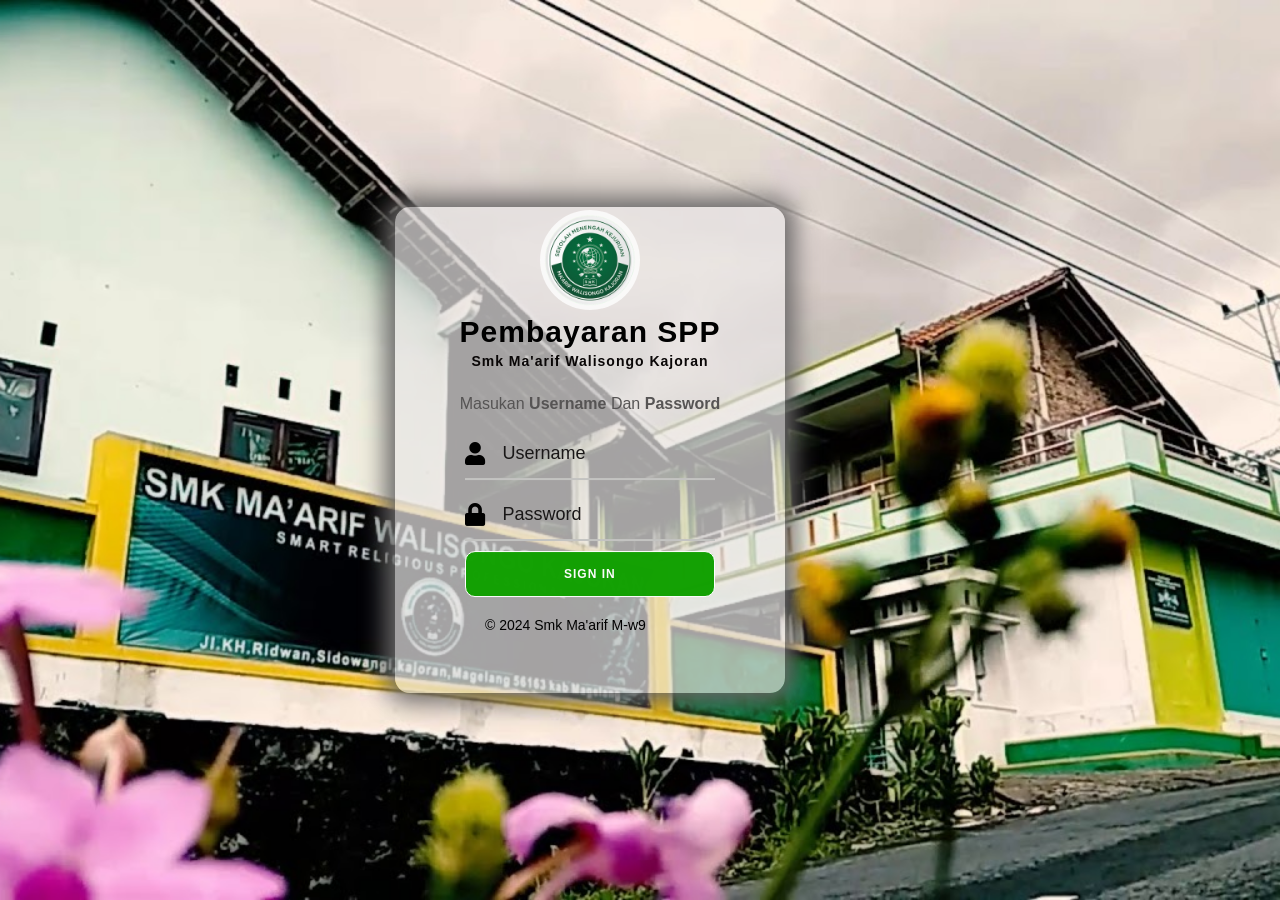
<file: sistem_sekolah/loginsmk/index.html>
<!DOCTYPE html>
  <html>
  <head>
    <meta charset="utf-8">
    <meta http-equiv="X-UA-Compatible" content="IE-edge">
    <title>Login</title>
   
    <link rel="stylesheet" href="assets/style.css" media="screen" title="no title">
    <link rel="stylesheet" href="https://use.fontawesome.com/releases/v5.6.3/css/all.css">
      <div class="login">

          <div class="avatar">
            <img src="assets/img/1.png" style="width: 100px;" alt="Avatar">       
           </div>

          <h2><b>Pembayaran SPP</b></h2>
          <h3>Smk Ma'arif Walisongo Kajoran</h3>
          <br>
          <p>Masukan <b>Username</b> Dan <b>Password</b></p>

          <div class="box-login">
            <i class="fa fa-user"></i>
            <input type="text" placeholder="Username">
          </div>

          <div class="box-login">
            <i class="fas fa-lock"></i>
            <input type="text" placeholder="Password">
          </div>

          <button type="submit" name="login" class="btn-login">SIGN IN</button>
          <div class="bottom">
            <a href="#">© 2024 Smk Ma'arif M-w9</a>
          </div>
      </div>
  </head>
  </html>
</file>
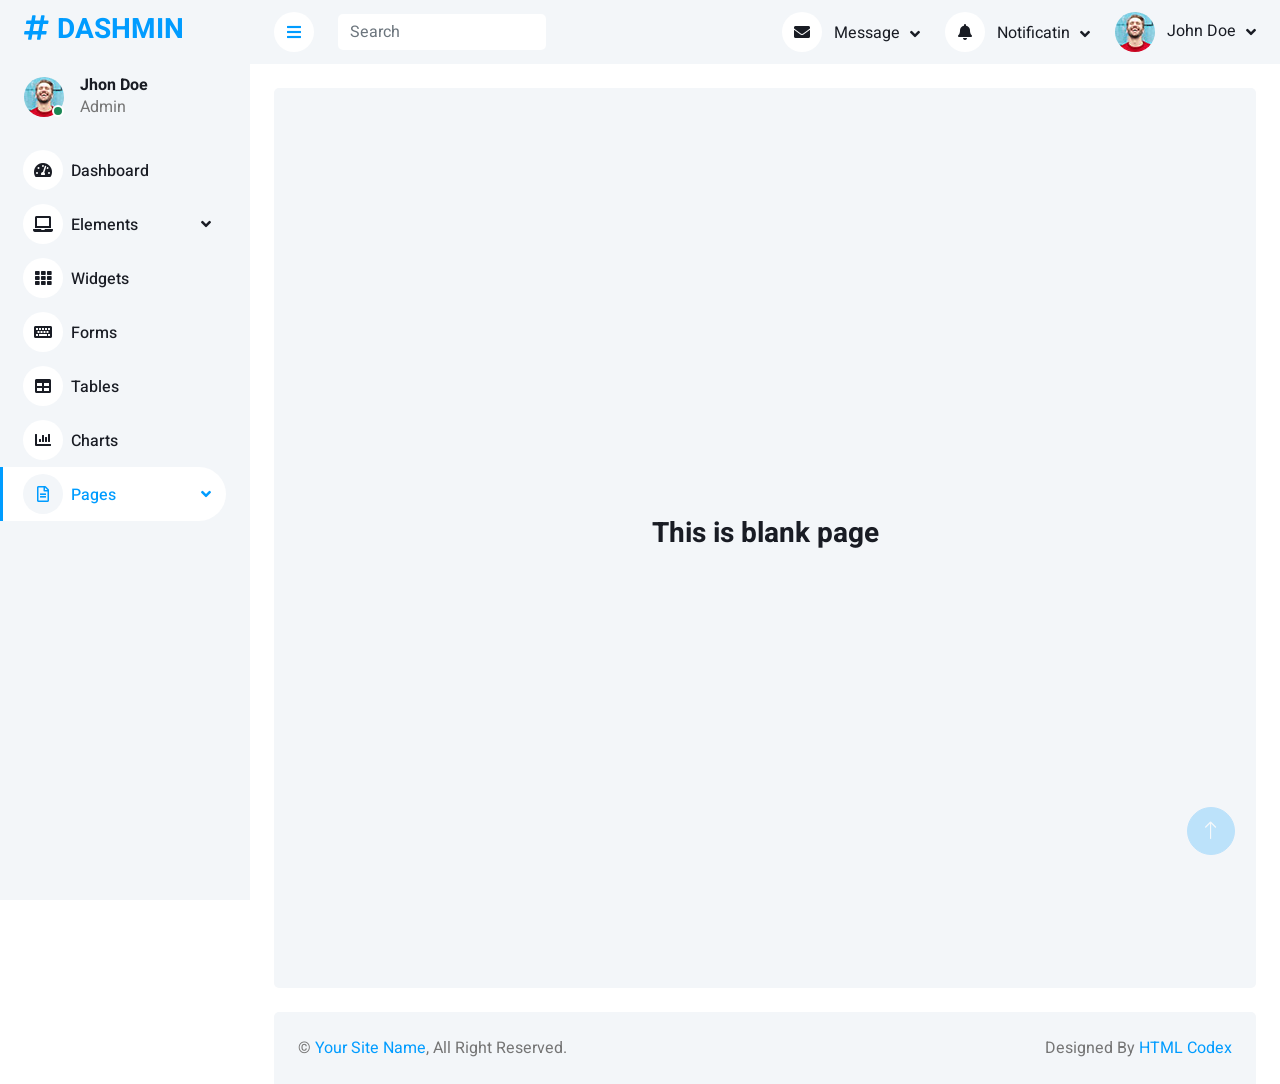
<file: pembayaran_spp/blank.html>
<!DOCTYPE html>
<html lang="en">

<head>
    <meta charset="utf-8">
    <title>DASHMIN - Bootstrap Admin Template</title>
    <meta content="width=device-width, initial-scale=1.0" name="viewport">
    <meta content="" name="keywords">
    <meta content="" name="description">

    <!-- Favicon -->
    <link href="img/favicon.ico" rel="icon">

    <!-- Google Web Fonts -->
    <link rel="preconnect" href="https://fonts.googleapis.com">
    <link rel="preconnect" href="https://fonts.gstatic.com" crossorigin>
    <link href="https://fonts.googleapis.com/css2?family=Heebo:wght@400;500;600;700&display=swap" rel="stylesheet">
    
    <!-- Icon Font Stylesheet -->
    <link href="https://cdnjs.cloudflare.com/ajax/libs/font-awesome/5.10.0/css/all.min.css" rel="stylesheet">
    <link href="https://cdn.jsdelivr.net/npm/bootstrap-icons@1.4.1/font/bootstrap-icons.css" rel="stylesheet">

    <!-- Libraries Stylesheet -->
    <link href="lib/owlcarousel/assets/owl.carousel.min.css" rel="stylesheet">
    <link href="lib/tempusdominus/css/tempusdominus-bootstrap-4.min.css" rel="stylesheet" />

    <!-- Customized Bootstrap Stylesheet -->
    <link href="css/bootstrap.min.css" rel="stylesheet">

    <!-- Template Stylesheet -->
    <link href="css/style.css" rel="stylesheet">
</head>

<body>
    <div class="container-xxl position-relative bg-white d-flex p-0">
        <!-- Spinner Start -->
        <div id="spinner" class="show bg-white position-fixed translate-middle w-100 vh-100 top-50 start-50 d-flex align-items-center justify-content-center">
            <div class="spinner-border text-primary" style="width: 3rem; height: 3rem;" role="status">
                <span class="sr-only">Loading...</span>
            </div>
        </div>
        <!-- Spinner End -->


        <!-- Sidebar Start -->
        <div class="sidebar pe-4 pb-3">
            <nav class="navbar bg-light navbar-light">
                <a href="index.html" class="navbar-brand mx-4 mb-3">
                    <h3 class="text-primary"><i class="fa fa-hashtag me-2"></i>DASHMIN</h3>
                </a>
                <div class="d-flex align-items-center ms-4 mb-4">
                    <div class="position-relative">
                        <img class="rounded-circle" src="img/user.jpg" alt="" style="width: 40px; height: 40px;">
                        <div class="bg-success rounded-circle border border-2 border-white position-absolute end-0 bottom-0 p-1"></div>
                    </div>
                    <div class="ms-3">
                        <h6 class="mb-0">Jhon Doe</h6>
                        <span>Admin</span>
                    </div>
                </div>
                <div class="navbar-nav w-100">
                    <a href="index.html" class="nav-item nav-link"><i class="fa fa-tachometer-alt me-2"></i>Dashboard</a>
                    <div class="nav-item dropdown">
                        <a href="#" class="nav-link dropdown-toggle" data-bs-toggle="dropdown"><i class="fa fa-laptop me-2"></i>Elements</a>
                        <div class="dropdown-menu bg-transparent border-0">
                            <a href="button.html" class="dropdown-item">Buttons</a>
                            <a href="typography.html" class="dropdown-item">Typography</a>
                            <a href="element.html" class="dropdown-item">Other Elements</a>
                        </div>
                    </div>
                    <a href="widget.html" class="nav-item nav-link"><i class="fa fa-th me-2"></i>Widgets</a>
                    <a href="form.html" class="nav-item nav-link"><i class="fa fa-keyboard me-2"></i>Forms</a>
                    <a href="table.html" class="nav-item nav-link"><i class="fa fa-table me-2"></i>Tables</a>
                    <a href="chart.html" class="nav-item nav-link"><i class="fa fa-chart-bar me-2"></i>Charts</a>
                    <div class="nav-item dropdown">
                        <a href="#" class="nav-link dropdown-toggle active" data-bs-toggle="dropdown"><i class="far fa-file-alt me-2"></i>Pages</a>
                        <div class="dropdown-menu bg-transparent border-0">
                            <a href="signin.html" class="dropdown-item">Sign In</a>
                            <a href="signup.html" class="dropdown-item">Sign Up</a>
                            <a href="404.html" class="dropdown-item">404 Error</a>
                            <a href="blank.html" class="dropdown-item active">Blank Page</a>
                        </div>
                    </div>
                </div>
            </nav>
        </div>
        <!-- Sidebar End -->


        <!-- Content Start -->
        <div class="content">
            <!-- Navbar Start -->
            <nav class="navbar navbar-expand bg-light navbar-light sticky-top px-4 py-0">
                <a href="index.html" class="navbar-brand d-flex d-lg-none me-4">
                    <h2 class="text-primary mb-0"><i class="fa fa-hashtag"></i></h2>
                </a>
                <a href="#" class="sidebar-toggler flex-shrink-0">
                    <i class="fa fa-bars"></i>
                </a>
                <form class="d-none d-md-flex ms-4">
                    <input class="form-control border-0" type="search" placeholder="Search">
                </form>
                <div class="navbar-nav align-items-center ms-auto">
                    <div class="nav-item dropdown">
                        <a href="#" class="nav-link dropdown-toggle" data-bs-toggle="dropdown">
                            <i class="fa fa-envelope me-lg-2"></i>
                            <span class="d-none d-lg-inline-flex">Message</span>
                        </a>
                        <div class="dropdown-menu dropdown-menu-end bg-light border-0 rounded-0 rounded-bottom m-0">
                            <a href="#" class="dropdown-item">
                                <div class="d-flex align-items-center">
                                    <img class="rounded-circle" src="img/user.jpg" alt="" style="width: 40px; height: 40px;">
                                    <div class="ms-2">
                                        <h6 class="fw-normal mb-0">Jhon send you a message</h6>
                                        <small>15 minutes ago</small>
                                    </div>
                                </div>
                            </a>
                            <hr class="dropdown-divider">
                            <a href="#" class="dropdown-item">
                                <div class="d-flex align-items-center">
                                    <img class="rounded-circle" src="img/user.jpg" alt="" style="width: 40px; height: 40px;">
                                    <div class="ms-2">
                                        <h6 class="fw-normal mb-0">Jhon send you a message</h6>
                                        <small>15 minutes ago</small>
                                    </div>
                                </div>
                            </a>
                            <hr class="dropdown-divider">
                            <a href="#" class="dropdown-item">
                                <div class="d-flex align-items-center">
                                    <img class="rounded-circle" src="img/user.jpg" alt="" style="width: 40px; height: 40px;">
                                    <div class="ms-2">
                                        <h6 class="fw-normal mb-0">Jhon send you a message</h6>
                                        <small>15 minutes ago</small>
                                    </div>
                                </div>
                            </a>
                            <hr class="dropdown-divider">
                            <a href="#" class="dropdown-item text-center">See all message</a>
                        </div>
                    </div>
                    <div class="nav-item dropdown">
                        <a href="#" class="nav-link dropdown-toggle" data-bs-toggle="dropdown">
                            <i class="fa fa-bell me-lg-2"></i>
                            <span class="d-none d-lg-inline-flex">Notificatin</span>
                        </a>
                        <div class="dropdown-menu dropdown-menu-end bg-light border-0 rounded-0 rounded-bottom m-0">
                            <a href="#" class="dropdown-item">
                                <h6 class="fw-normal mb-0">Profile updated</h6>
                                <small>15 minutes ago</small>
                            </a>
                            <hr class="dropdown-divider">
                            <a href="#" class="dropdown-item">
                                <h6 class="fw-normal mb-0">New user added</h6>
                                <small>15 minutes ago</small>
                            </a>
                            <hr class="dropdown-divider">
                            <a href="#" class="dropdown-item">
                                <h6 class="fw-normal mb-0">Password changed</h6>
                                <small>15 minutes ago</small>
                            </a>
                            <hr class="dropdown-divider">
                            <a href="#" class="dropdown-item text-center">See all notifications</a>
                        </div>
                    </div>
                    <div class="nav-item dropdown">
                        <a href="#" class="nav-link dropdown-toggle" data-bs-toggle="dropdown">
                            <img class="rounded-circle me-lg-2" src="img/user.jpg" alt="" style="width: 40px; height: 40px;">
                            <span class="d-none d-lg-inline-flex">John Doe</span>
                        </a>
                        <div class="dropdown-menu dropdown-menu-end bg-light border-0 rounded-0 rounded-bottom m-0">
                            <a href="#" class="dropdown-item">My Profile</a>
                            <a href="#" class="dropdown-item">Settings</a>
                            <a href="#" class="dropdown-item">Log Out</a>
                        </div>
                    </div>
                </div>
            </nav>
            <!-- Navbar End -->


            <!-- Blank Start -->
            <div class="container-fluid pt-4 px-4">
                <div class="row vh-100 bg-light rounded align-items-center justify-content-center mx-0">
                    <div class="col-md-6 text-center">
                        <h3>This is blank page</h3>
                    </div>
                </div>
            </div>
            <!-- Blank End -->


            <!-- Footer Start -->
            <div class="container-fluid pt-4 px-4">
                <div class="bg-light rounded-top p-4">
                    <div class="row">
                        <div class="col-12 col-sm-6 text-center text-sm-start">
                            &copy; <a href="#">Your Site Name</a>, All Right Reserved. 
                        </div>
                        <div class="col-12 col-sm-6 text-center text-sm-end">
                            <!--/*** This template is free as long as you keep the footer author’s credit link/attribution link/backlink. If you'd like to use the template without the footer author’s credit link/attribution link/backlink, you can purchase the Credit Removal License from "https://htmlcodex.com/credit-removal". Thank you for your support. ***/-->
                            Designed By <a href="https://htmlcodex.com">HTML Codex</a>
                        </div>
                    </div>
                </div>
            </div>
            <!-- Footer End -->
        </div>
        <!-- Content End -->


        <!-- Back to Top -->
        <a href="#" class="btn btn-lg btn-primary btn-lg-square back-to-top"><i class="bi bi-arrow-up"></i></a>
    </div>

    <!-- JavaScript Libraries -->
    <script src="https://code.jquery.com/jquery-3.4.1.min.js"></script>
    <script src="https://cdn.jsdelivr.net/npm/bootstrap@5.0.0/dist/js/bootstrap.bundle.min.js"></script>
    <script src="lib/chart/chart.min.js"></script>
    <script src="lib/easing/easing.min.js"></script>
    <script src="lib/waypoints/waypoints.min.js"></script>
    <script src="lib/owlcarousel/owl.carousel.min.js"></script>
    <script src="lib/tempusdominus/js/moment.min.js"></script>
    <script src="lib/tempusdominus/js/moment-timezone.min.js"></script>
    <script src="lib/tempusdominus/js/tempusdominus-bootstrap-4.min.js"></script>

    <!-- Template Javascript -->
    <script src="js/main.js"></script>
</body>

</html>
</file>
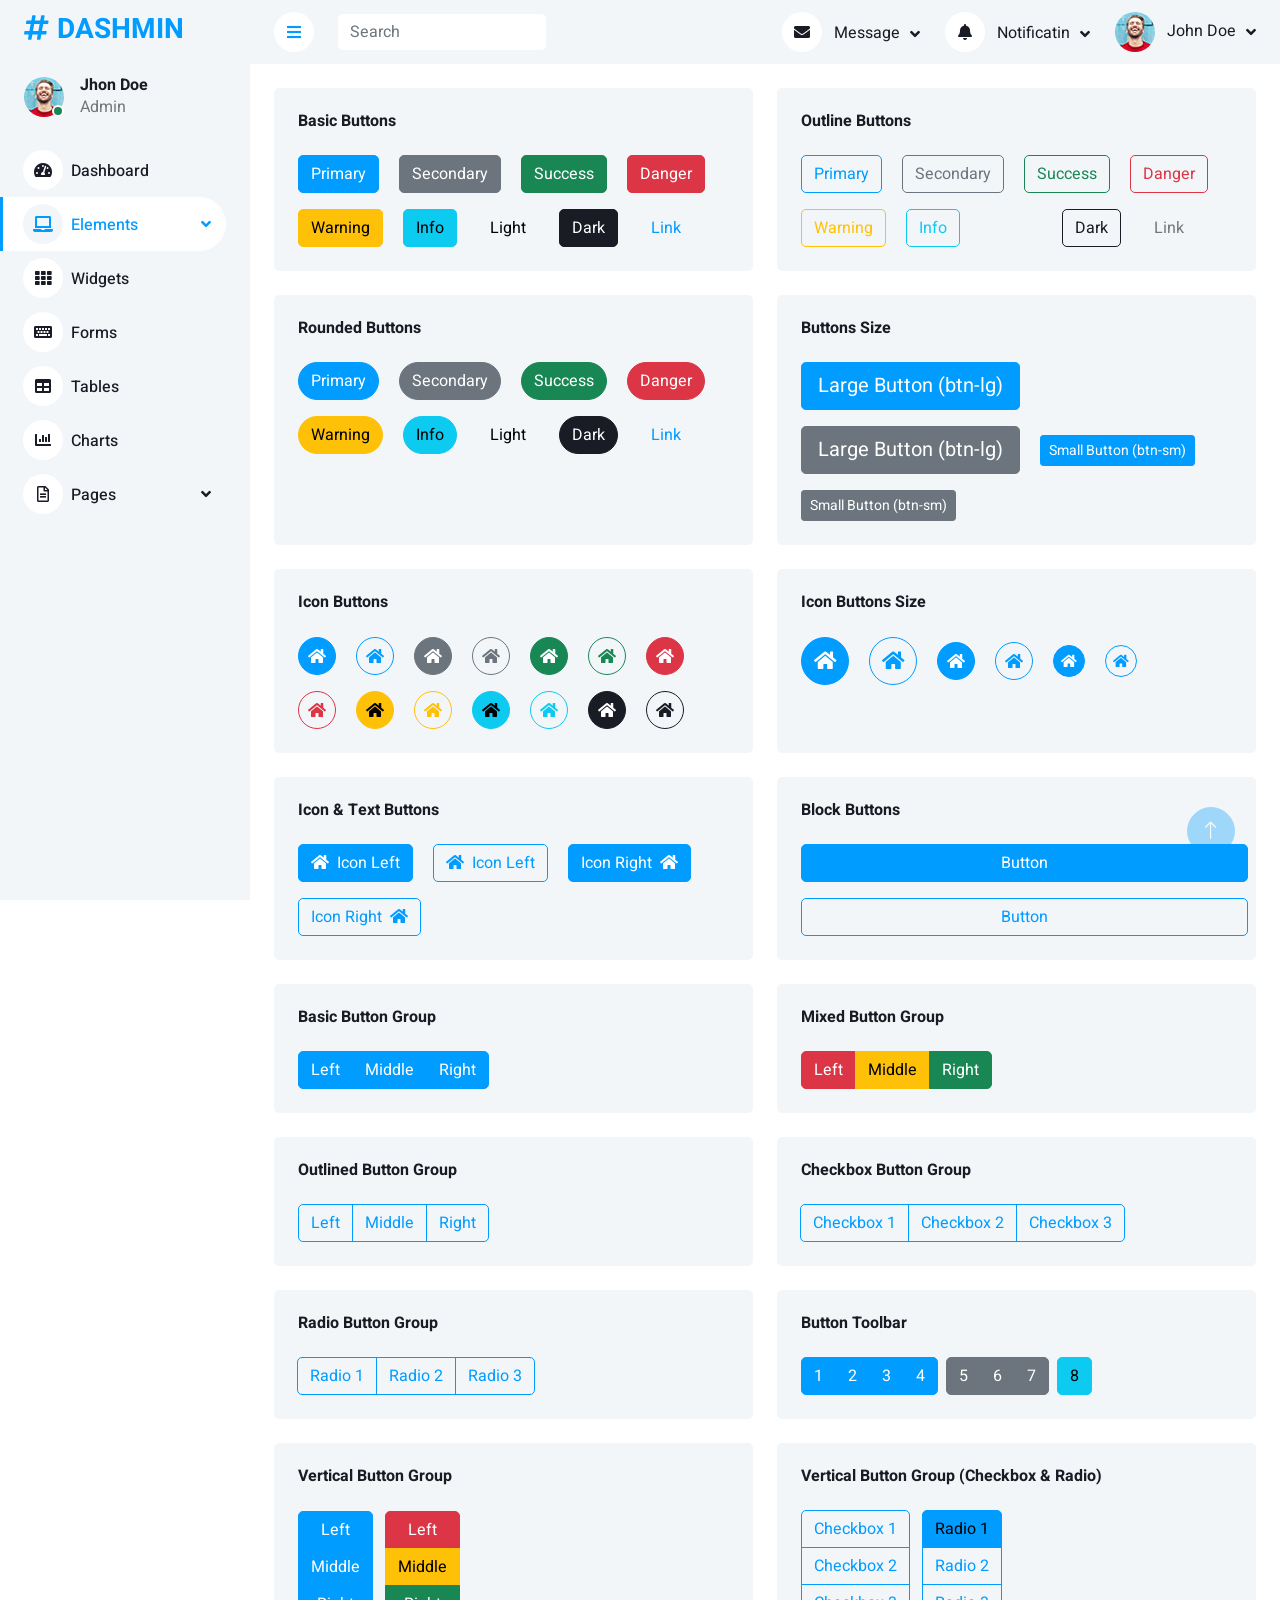
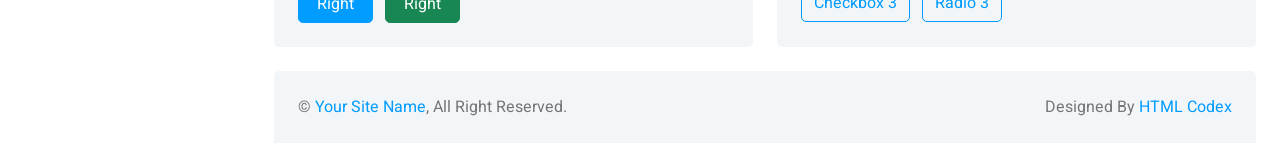
<file: pembayaran_spp/button.html>
<!DOCTYPE html>
<html lang="en">

<head>
    <meta charset="utf-8">
    <title>DASHMIN - Bootstrap Admin Template</title>
    <meta content="width=device-width, initial-scale=1.0" name="viewport">
    <meta content="" name="keywords">
    <meta content="" name="description">

    <!-- Favicon -->
    <link href="img/favicon.ico" rel="icon">

    <!-- Google Web Fonts -->
    <link rel="preconnect" href="https://fonts.googleapis.com">
    <link rel="preconnect" href="https://fonts.gstatic.com" crossorigin>
    <link href="https://fonts.googleapis.com/css2?family=Heebo:wght@400;500;600;700&display=swap" rel="stylesheet">
    
    <!-- Icon Font Stylesheet -->
    <link href="https://cdnjs.cloudflare.com/ajax/libs/font-awesome/5.10.0/css/all.min.css" rel="stylesheet">
    <link href="https://cdn.jsdelivr.net/npm/bootstrap-icons@1.4.1/font/bootstrap-icons.css" rel="stylesheet">

    <!-- Libraries Stylesheet -->
    <link href="lib/owlcarousel/assets/owl.carousel.min.css" rel="stylesheet">
    <link href="lib/tempusdominus/css/tempusdominus-bootstrap-4.min.css" rel="stylesheet" />

    <!-- Customized Bootstrap Stylesheet -->
    <link href="css/bootstrap.min.css" rel="stylesheet">

    <!-- Template Stylesheet -->
    <link href="css/style.css" rel="stylesheet">
</head>

<body>
    <div class="container-xxl position-relative bg-white d-flex p-0">
        <!-- Spinner Start -->
        <div id="spinner" class="show bg-white position-fixed translate-middle w-100 vh-100 top-50 start-50 d-flex align-items-center justify-content-center">
            <div class="spinner-border text-primary" style="width: 3rem; height: 3rem;" role="status">
                <span class="sr-only">Loading...</span>
            </div>
        </div>
        <!-- Spinner End -->


        <!-- Sidebar Start -->
        <div class="sidebar pe-4 pb-3">
            <nav class="navbar bg-light navbar-light">
                <a href="index.html" class="navbar-brand mx-4 mb-3">
                    <h3 class="text-primary"><i class="fa fa-hashtag me-2"></i>DASHMIN</h3>
                </a>
                <div class="d-flex align-items-center ms-4 mb-4">
                    <div class="position-relative">
                        <img class="rounded-circle" src="img/user.jpg" alt="" style="width: 40px; height: 40px;">
                        <div class="bg-success rounded-circle border border-2 border-white position-absolute end-0 bottom-0 p-1"></div>
                    </div>
                    <div class="ms-3">
                        <h6 class="mb-0">Jhon Doe</h6>
                        <span>Admin</span>
                    </div>
                </div>
                <div class="navbar-nav w-100">
                    <a href="index.html" class="nav-item nav-link"><i class="fa fa-tachometer-alt me-2"></i>Dashboard</a>
                    <div class="nav-item dropdown">
                        <a href="#" class="nav-link dropdown-toggle active" data-bs-toggle="dropdown"><i class="fa fa-laptop me-2"></i>Elements</a>
                        <div class="dropdown-menu bg-transparent border-0">
                            <a href="button.html" class="dropdown-item active">Buttons</a>
                            <a href="typography.html" class="dropdown-item">Typography</a>
                            <a href="element.html" class="dropdown-item">Other Elements</a>
                        </div>
                    </div>
                    <a href="widget.html" class="nav-item nav-link"><i class="fa fa-th me-2"></i>Widgets</a>
                    <a href="form.html" class="nav-item nav-link"><i class="fa fa-keyboard me-2"></i>Forms</a>
                    <a href="table.html" class="nav-item nav-link"><i class="fa fa-table me-2"></i>Tables</a>
                    <a href="chart.html" class="nav-item nav-link"><i class="fa fa-chart-bar me-2"></i>Charts</a>
                    <div class="nav-item dropdown">
                        <a href="#" class="nav-link dropdown-toggle" data-bs-toggle="dropdown"><i class="far fa-file-alt me-2"></i>Pages</a>
                        <div class="dropdown-menu bg-transparent border-0">
                            <a href="signin.html" class="dropdown-item">Sign In</a>
                            <a href="signup.html" class="dropdown-item">Sign Up</a>
                            <a href="404.html" class="dropdown-item">404 Error</a>
                            <a href="blank.html" class="dropdown-item">Blank Page</a>
                        </div>
                    </div>
                </div>
            </nav>
        </div>
        <!-- Sidebar End -->


        <!-- Content Start -->
        <div class="content">
            <!-- Navbar Start -->
            <nav class="navbar navbar-expand bg-light navbar-light sticky-top px-4 py-0">
                <a href="index.html" class="navbar-brand d-flex d-lg-none me-4">
                    <h2 class="text-primary mb-0"><i class="fa fa-hashtag"></i></h2>
                </a>
                <a href="#" class="sidebar-toggler flex-shrink-0">
                    <i class="fa fa-bars"></i>
                </a>
                <form class="d-none d-md-flex ms-4">
                    <input class="form-control border-0" type="search" placeholder="Search">
                </form>
                <div class="navbar-nav align-items-center ms-auto">
                    <div class="nav-item dropdown">
                        <a href="#" class="nav-link dropdown-toggle" data-bs-toggle="dropdown">
                            <i class="fa fa-envelope me-lg-2"></i>
                            <span class="d-none d-lg-inline-flex">Message</span>
                        </a>
                        <div class="dropdown-menu dropdown-menu-end bg-light border-0 rounded-0 rounded-bottom m-0">
                            <a href="#" class="dropdown-item">
                                <div class="d-flex align-items-center">
                                    <img class="rounded-circle" src="img/user.jpg" alt="" style="width: 40px; height: 40px;">
                                    <div class="ms-2">
                                        <h6 class="fw-normal mb-0">Jhon send you a message</h6>
                                        <small>15 minutes ago</small>
                                    </div>
                                </div>
                            </a>
                            <hr class="dropdown-divider">
                            <a href="#" class="dropdown-item">
                                <div class="d-flex align-items-center">
                                    <img class="rounded-circle" src="img/user.jpg" alt="" style="width: 40px; height: 40px;">
                                    <div class="ms-2">
                                        <h6 class="fw-normal mb-0">Jhon send you a message</h6>
                                        <small>15 minutes ago</small>
                                    </div>
                                </div>
                            </a>
                            <hr class="dropdown-divider">
                            <a href="#" class="dropdown-item">
                                <div class="d-flex align-items-center">
                                    <img class="rounded-circle" src="img/user.jpg" alt="" style="width: 40px; height: 40px;">
                                    <div class="ms-2">
                                        <h6 class="fw-normal mb-0">Jhon send you a message</h6>
                                        <small>15 minutes ago</small>
                                    </div>
                                </div>
                            </a>
                            <hr class="dropdown-divider">
                            <a href="#" class="dropdown-item text-center">See all message</a>
                        </div>
                    </div>
                    <div class="nav-item dropdown">
                        <a href="#" class="nav-link dropdown-toggle" data-bs-toggle="dropdown">
                            <i class="fa fa-bell me-lg-2"></i>
                            <span class="d-none d-lg-inline-flex">Notificatin</span>
                        </a>
                        <div class="dropdown-menu dropdown-menu-end bg-light border-0 rounded-0 rounded-bottom m-0">
                            <a href="#" class="dropdown-item">
                                <h6 class="fw-normal mb-0">Profile updated</h6>
                                <small>15 minutes ago</small>
                            </a>
                            <hr class="dropdown-divider">
                            <a href="#" class="dropdown-item">
                                <h6 class="fw-normal mb-0">New user added</h6>
                                <small>15 minutes ago</small>
                            </a>
                            <hr class="dropdown-divider">
                            <a href="#" class="dropdown-item">
                                <h6 class="fw-normal mb-0">Password changed</h6>
                                <small>15 minutes ago</small>
                            </a>
                            <hr class="dropdown-divider">
                            <a href="#" class="dropdown-item text-center">See all notifications</a>
                        </div>
                    </div>
                    <div class="nav-item dropdown">
                        <a href="#" class="nav-link dropdown-toggle" data-bs-toggle="dropdown">
                            <img class="rounded-circle me-lg-2" src="img/user.jpg" alt="" style="width: 40px; height: 40px;">
                            <span class="d-none d-lg-inline-flex">John Doe</span>
                        </a>
                        <div class="dropdown-menu dropdown-menu-end bg-light border-0 rounded-0 rounded-bottom m-0">
                            <a href="#" class="dropdown-item">My Profile</a>
                            <a href="#" class="dropdown-item">Settings</a>
                            <a href="#" class="dropdown-item">Log Out</a>
                        </div>
                    </div>
                </div>
            </nav>
            <!-- Navbar End -->


            <!-- Button Start -->
            <div class="container-fluid pt-4 px-4">
                <div class="row g-4">
                    <div class="col-sm-12 col-xl-6">
                        <div class="bg-light rounded h-100 p-4">
                            <h6 class="mb-4">Basic Buttons</h6>
                            <div class="m-n2">
                                <button type="button" class="btn btn-primary m-2">Primary</button>
                                <button type="button" class="btn btn-secondary m-2">Secondary</button>
                                <button type="button" class="btn btn-success m-2">Success</button>
                                <button type="button" class="btn btn-danger m-2">Danger</button>
                                <button type="button" class="btn btn-warning m-2">Warning</button>
                                <button type="button" class="btn btn-info m-2">Info</button>
                                <button type="button" class="btn btn-light m-2">Light</button>
                                <button type="button" class="btn btn-dark m-2">Dark</button>
                                <button type="button" class="btn btn-link m-2">Link</button>
                            </div>
                        </div>
                    </div>
                    <div class="col-sm-12 col-xl-6">
                        <div class="bg-light rounded h-100 p-4">
                            <h6 class="mb-4">Outline Buttons</h6>
                            <div class="m-n2">
                                <button type="button" class="btn btn-outline-primary m-2">Primary</button>
                                <button type="button" class="btn btn-outline-secondary m-2">Secondary</button>
                                <button type="button" class="btn btn-outline-success m-2">Success</button>
                                <button type="button" class="btn btn-outline-danger m-2">Danger</button>
                                <button type="button" class="btn btn-outline-warning m-2">Warning</button>
                                <button type="button" class="btn btn-outline-info m-2">Info</button>
                                <button type="button" class="btn btn-outline-light m-2">Light</button>
                                <button type="button" class="btn btn-outline-dark m-2">Dark</button>
                                <button type="button" class="btn btn-outline-link m-2">Link</button>
                            </div>
                        </div>
                    </div>
                    <div class="col-sm-12 col-xl-6">
                        <div class="bg-light rounded h-100 p-4">
                            <h6 class="mb-4">Rounded Buttons</h6>
                            <div class="m-n2">
                                <button type="button" class="btn btn-primary rounded-pill m-2">Primary</button>
                                <button type="button" class="btn btn-secondary rounded-pill m-2">Secondary</button>
                                <button type="button" class="btn btn-success rounded-pill m-2">Success</button>
                                <button type="button" class="btn btn-danger rounded-pill m-2">Danger</button>
                                <button type="button" class="btn btn-warning rounded-pill m-2">Warning</button>
                                <button type="button" class="btn btn-info rounded-pill m-2">Info</button>
                                <button type="button" class="btn btn-light rounded-pill m-2">Light</button>
                                <button type="button" class="btn btn-dark rounded-pill m-2">Dark</button>
                                <button type="button" class="btn btn-link rounded-pill m-2">Link</button>
                            </div>
                        </div>
                    </div>
                    <div class="col-sm-12 col-xl-6">
                        <div class="bg-light rounded h-100 p-4">
                            <h6 class="mb-4">Buttons Size</h6>
                            <div class="m-n2">
                                <button type="button" class="btn btn-lg btn-primary m-2">Large Button (btn-lg)</button>
                                <button type="button" class="btn btn-lg btn-secondary m-2">Large Button (btn-lg)</button>
                                <button type="button" class="btn btn-sm btn-primary m-2">Small Button (btn-sm)</button>
                                <button type="button" class="btn btn-sm btn-secondary m-2">Small Button (btn-sm)</button>
                            </div>
                        </div>
                    </div>
                    <div class="col-sm-12 col-xl-6">
                        <div class="bg-light rounded h-100 p-4">
                            <h6 class="mb-4">Icon Buttons</h6>
                            <div class="m-n2">
                                <button type="button" class="btn btn-square btn-primary m-2"><i class="fa fa-home"></i></button>
                                <button type="button" class="btn btn-square btn-outline-primary m-2"><i class="fa fa-home"></i></button>
                                <button type="button" class="btn btn-square btn-secondary m-2"><i class="fa fa-home"></i></button>
                                <button type="button" class="btn btn-square btn-outline-secondary m-2"><i class="fa fa-home"></i></button>
                                <button type="button" class="btn btn-square btn-success m-2"><i class="fa fa-home"></i></button>
                                <button type="button" class="btn btn-square btn-outline-success m-2"><i class="fa fa-home"></i></button>
                                <button type="button" class="btn btn-square btn-danger m-2"><i class="fa fa-home"></i></button>
                                <button type="button" class="btn btn-square btn-outline-danger m-2"><i class="fa fa-home"></i></button>
                                <button type="button" class="btn btn-square btn-warning m-2"><i class="fa fa-home"></i></button>
                                <button type="button" class="btn btn-square btn-outline-warning m-2"><i class="fa fa-home"></i></button>
                                <button type="button" class="btn btn-square btn-info m-2"><i class="fa fa-home"></i></button>
                                <button type="button" class="btn btn-square btn-outline-info m-2"><i class="fa fa-home"></i></button>
                                <button type="button" class="btn btn-square btn-dark m-2"><i class="fa fa-home"></i></button>
                                <button type="button" class="btn btn-square btn-outline-dark m-2"><i class="fa fa-home"></i></button>
                            </div>
                        </div>
                    </div>
                    <div class="col-sm-12 col-xl-6">
                        <div class="bg-light rounded h-100 p-4">
                            <h6 class="mb-4">Icon Buttons Size</h6>
                            <div class="m-n2">
                                <button type="button" class="btn btn-lg btn-lg-square btn-primary m-2"><i class="fa fa-home"></i></button>
                                <button type="button" class="btn btn-lg btn-lg-square btn-outline-primary m-2"><i class="fa fa-home"></i></button>
                                <button type="button" class="btn btn-square btn-primary m-2"><i class="fa fa-home"></i></button>
                                <button type="button" class="btn btn-square btn-outline-primary m-2"><i class="fa fa-home"></i></button>
                                <button type="button" class="btn btn-sm btn-sm-square btn-primary m-2"><i class="fa fa-home"></i></button>
                                <button type="button" class="btn btn-sm btn-sm-square btn-outline-primary m-2"><i class="fa fa-home"></i></button>
                            </div>
                        </div>
                    </div>
                    <div class="col-sm-12 col-xl-6">
                        <div class="bg-light rounded h-100 p-4">
                            <h6 class="mb-4">Icon & Text Buttons</h6>
                            <div class="m-n2">
                                <button type="button" class="btn btn-primary m-2"><i class="fa fa-home me-2"></i>Icon Left</button>
                                <button type="button" class="btn btn-outline-primary m-2"><i class="fa fa-home me-2"></i>Icon Left</button>
                                <button type="button" class="btn btn-primary m-2">Icon Right<i class="fa fa-home ms-2"></i></button>
                                <button type="button" class="btn btn-outline-primary m-2">Icon Right<i class="fa fa-home ms-2"></i></button>
                            </div>
                        </div>
                    </div>
                    <div class="col-sm-12 col-xl-6">
                        <div class="bg-light rounded h-100 p-4">
                            <h6 class="mb-4">Block Buttons</h6>
                            <div class="m-n2">
                                <button class="btn btn-primary w-100 m-2" type="button">Button</button>
                                <button class="btn btn-outline-primary w-100 m-2" type="button">Button</button>
                            </div>
                        </div>
                    </div>
                    <div class="col-sm-12 col-xl-6">
                        <div class="bg-light rounded h-100 p-4">
                            <h6 class="mb-4">Basic Button Group</h6>
                            <div class="btn-group" role="group">
                                <button type="button" class="btn btn-primary">Left</button>
                                <button type="button" class="btn btn-primary">Middle</button>
                                <button type="button" class="btn btn-primary">Right</button>
                            </div>
                        </div>
                    </div>
                    <div class="col-sm-12 col-xl-6">
                        <div class="bg-light rounded h-100 p-4">
                            <h6 class="mb-4">Mixed Button Group</h6>
                            <div class="btn-group" role="group">
                                <button type="button" class="btn btn-danger">Left</button>
                                <button type="button" class="btn btn-warning">Middle</button>
                                <button type="button" class="btn btn-success">Right</button>
                            </div>
                        </div>
                    </div>
                    <div class="col-sm-12 col-xl-6">
                        <div class="bg-light rounded h-100 p-4">
                            <h6 class="mb-4">Outlined Button Group</h6>
                            <div class="btn-group" role="group">
                                <button type="button" class="btn btn-outline-primary">Left</button>
                                <button type="button" class="btn btn-outline-primary">Middle</button>
                                <button type="button" class="btn btn-outline-primary">Right</button>
                            </div>
                        </div>
                    </div>
                    <div class="col-sm-12 col-xl-6">
                        <div class="bg-light rounded h-100 p-4">
                            <h6 class="mb-4">Checkbox Button Group</h6>
                            <div class="btn-group" role="group">
                                <input type="checkbox" class="btn-check" id="btncheck1" autocomplete="off">
                                <label class="btn btn-outline-primary" for="btncheck1">Checkbox 1</label>

                                <input type="checkbox" class="btn-check" id="btncheck2" autocomplete="off">
                                <label class="btn btn-outline-primary" for="btncheck2">Checkbox 2</label>

                                <input type="checkbox" class="btn-check" id="btncheck3" autocomplete="off">
                                <label class="btn btn-outline-primary" for="btncheck3">Checkbox 3</label>
                            </div>
                        </div>
                    </div>
                    <div class="col-sm-12 col-xl-6">
                        <div class="bg-light rounded h-100 p-4">
                            <h6 class="mb-4">Radio Button Group</h6>
                            <div class="btn-group" role="group">
                                <input type="radio" class="btn-check" name="btnradio" id="btnradio1" autocomplete="off"
                                    checked>
                                <label class="btn btn-outline-primary" for="btnradio1">Radio 1</label>

                                <input type="radio" class="btn-check" name="btnradio" id="btnradio2" autocomplete="off">
                                <label class="btn btn-outline-primary" for="btnradio2">Radio 2</label>

                                <input type="radio" class="btn-check" name="btnradio" id="btnradio3" autocomplete="off">
                                <label class="btn btn-outline-primary" for="btnradio3">Radio 3</label>
                            </div>
                        </div>
                    </div>
                    <div class="col-sm-12 col-xl-6">
                        <div class="bg-light rounded h-100 p-4">
                            <h6 class="mb-4">Button Toolbar</h6>
                            <div class="btn-toolbar" role="toolbar">
                                <div class="btn-group me-2" role="group" aria-label="First group">
                                    <button type="button" class="btn btn-primary">1</button>
                                    <button type="button" class="btn btn-primary">2</button>
                                    <button type="button" class="btn btn-primary">3</button>
                                    <button type="button" class="btn btn-primary">4</button>
                                </div>
                                <div class="btn-group me-2" role="group" aria-label="Second group">
                                    <button type="button" class="btn btn-secondary">5</button>
                                    <button type="button" class="btn btn-secondary">6</button>
                                    <button type="button" class="btn btn-secondary">7</button>
                                </div>
                                <div class="btn-group" role="group" aria-label="Third group">
                                    <button type="button" class="btn btn-info">8</button>
                                </div>
                            </div>
                        </div>
                    </div>
                    <div class="col-sm-12 col-xl-6">
                        <div class="bg-light rounded h-100 p-4">
                            <h6 class="mb-4">Vertical Button Group</h6>
                            <div class="btn-group-vertical me-2" role="group">
                                <button type="button" class="btn btn-primary">Left</button>
                                <button type="button" class="btn btn-primary">Middle</button>
                                <button type="button" class="btn btn-primary">Right</button>
                            </div>
                            <div class="btn-group-vertical" role="group">
                                <button type="button" class="btn btn-danger">Left</button>
                                <button type="button" class="btn btn-warning">Middle</button>
                                <button type="button" class="btn btn-success">Right</button>
                            </div>
                        </div>
                    </div>
                    <div class="col-sm-12 col-xl-6">
                        <div class="bg-light rounded h-100 p-4">
                            <h6 class="mb-4">Vertical Button Group (Checkbox & Radio)</h6>
                            <div class="btn-group-vertical me-2" role="group">
                                <input type="checkbox" class="btn-check" id="btncheck1" autocomplete="off">
                                <label class="btn btn-outline-primary" for="btncheck1">Checkbox 1</label>

                                <input type="checkbox" class="btn-check" id="btncheck2" autocomplete="off">
                                <label class="btn btn-outline-primary" for="btncheck2">Checkbox 2</label>

                                <input type="checkbox" class="btn-check" id="btncheck3" autocomplete="off">
                                <label class="btn btn-outline-primary" for="btncheck3">Checkbox 3</label>
                            </div>
                            <div class="btn-group-vertical" role="group">
                                <input type="radio" class="btn-check" name="btnradio" id="btnradio1" autocomplete="off"
                                    checked>
                                <label class="btn btn-outline-primary" for="btnradio1">Radio 1</label>

                                <input type="radio" class="btn-check" name="btnradio" id="btnradio2" autocomplete="off">
                                <label class="btn btn-outline-primary" for="btnradio2">Radio 2</label>

                                <input type="radio" class="btn-check" name="btnradio" id="btnradio3" autocomplete="off">
                                <label class="btn btn-outline-primary" for="btnradio3">Radio 3</label>
                            </div>
                        </div>
                    </div>
                </div>
            </div>
            <!-- Button End -->


            <!-- Footer Start -->
            <div class="container-fluid pt-4 px-4">
                <div class="bg-light rounded-top p-4">
                    <div class="row">
                        <div class="col-12 col-sm-6 text-center text-sm-start">
                            &copy; <a href="#">Your Site Name</a>, All Right Reserved. 
                        </div>
                        <div class="col-12 col-sm-6 text-center text-sm-end">
                            <!--/*** This template is free as long as you keep the footer author’s credit link/attribution link/backlink. If you'd like to use the template without the footer author’s credit link/attribution link/backlink, you can purchase the Credit Removal License from "https://htmlcodex.com/credit-removal". Thank you for your support. ***/-->
                            Designed By <a href="https://htmlcodex.com">HTML Codex</a>
                        </div>
                    </div>
                </div>
            </div>
            <!-- Footer End -->
        </div>
        <!-- Content End -->


        <!-- Back to Top -->
        <a href="#" class="btn btn-lg btn-primary btn-lg-square back-to-top"><i class="bi bi-arrow-up"></i></a>
    </div>

    <!-- JavaScript Libraries -->
    <script src="https://code.jquery.com/jquery-3.4.1.min.js"></script>
    <script src="https://cdn.jsdelivr.net/npm/bootstrap@5.0.0/dist/js/bootstrap.bundle.min.js"></script>
    <script src="lib/chart/chart.min.js"></script>
    <script src="lib/easing/easing.min.js"></script>
    <script src="lib/waypoints/waypoints.min.js"></script>
    <script src="lib/owlcarousel/owl.carousel.min.js"></script>
    <script src="lib/tempusdominus/js/moment.min.js"></script>
    <script src="lib/tempusdominus/js/moment-timezone.min.js"></script>
    <script src="lib/tempusdominus/js/tempusdominus-bootstrap-4.min.js"></script>

    <!-- Template Javascript -->
    <script src="js/main.js"></script>
</body>

</html>
</file>
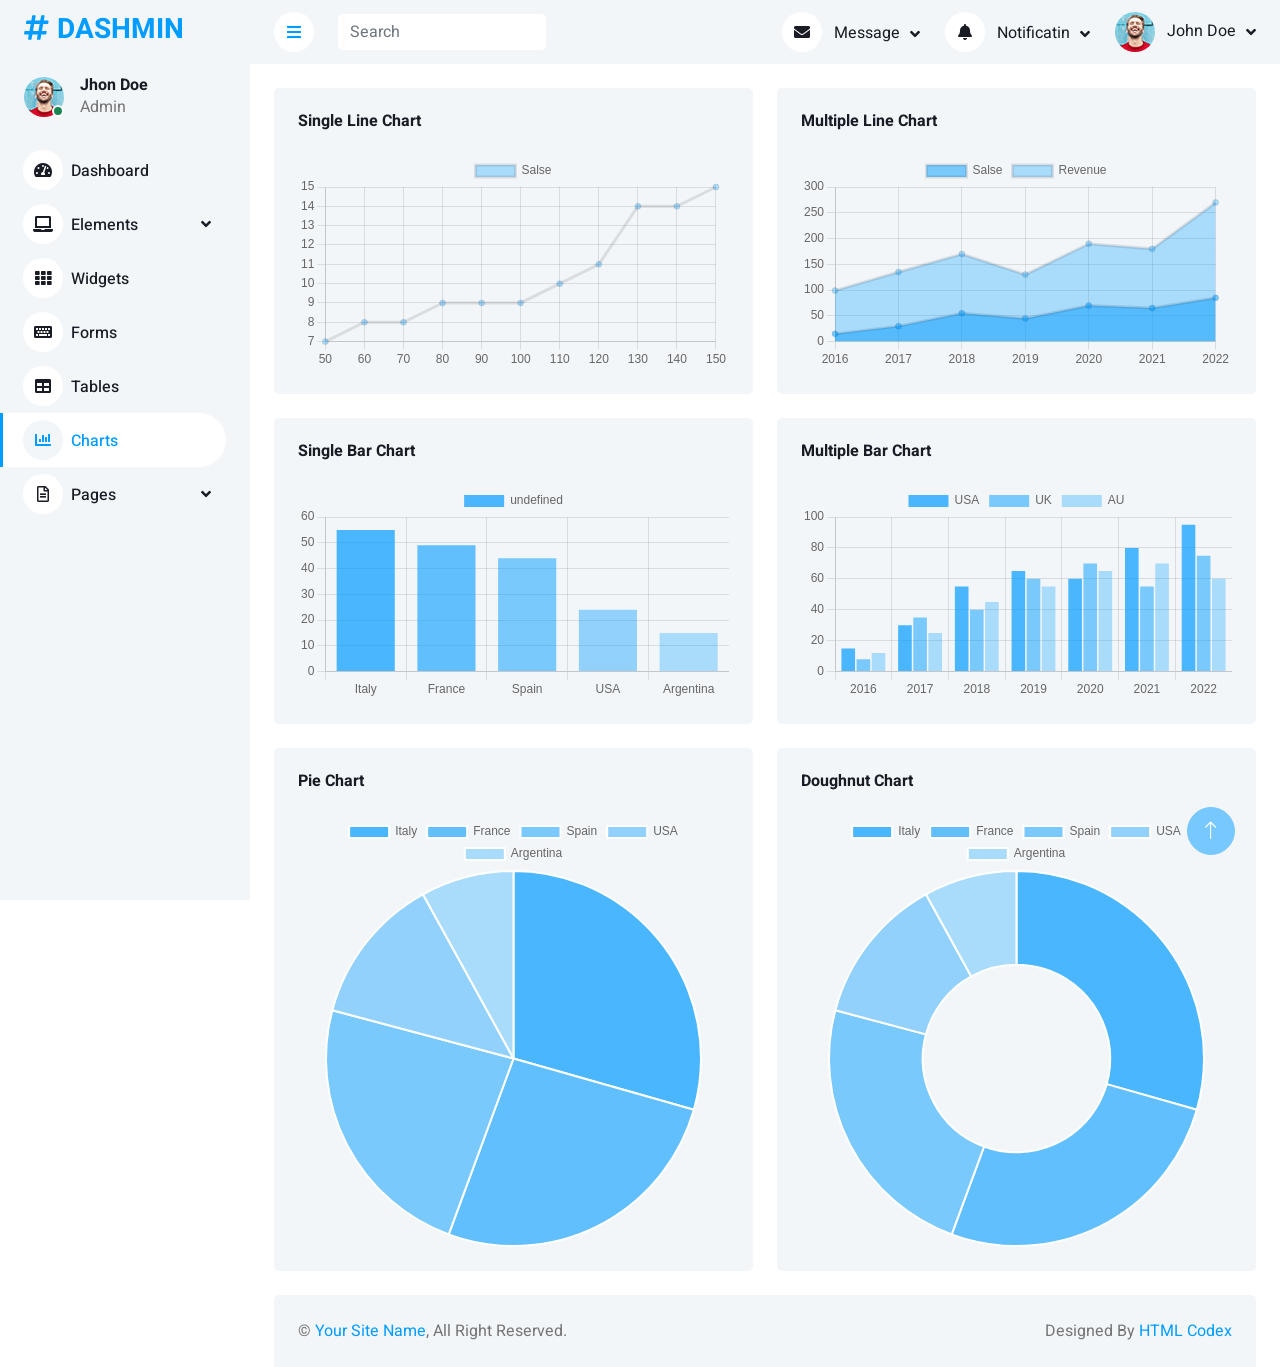
<file: pembayaran_spp/chart.html>
<!DOCTYPE html>
<html lang="en">

<head>
    <meta charset="utf-8">
    <title>DASHMIN - Bootstrap Admin Template</title>
    <meta content="width=device-width, initial-scale=1.0" name="viewport">
    <meta content="" name="keywords">
    <meta content="" name="description">

    <!-- Favicon -->
    <link href="img/favicon.ico" rel="icon">

    <!-- Google Web Fonts -->
    <link rel="preconnect" href="https://fonts.googleapis.com">
    <link rel="preconnect" href="https://fonts.gstatic.com" crossorigin>
    <link href="https://fonts.googleapis.com/css2?family=Heebo:wght@400;500;600;700&display=swap" rel="stylesheet">
    
    <!-- Icon Font Stylesheet -->
    <link href="https://cdnjs.cloudflare.com/ajax/libs/font-awesome/5.10.0/css/all.min.css" rel="stylesheet">
    <link href="https://cdn.jsdelivr.net/npm/bootstrap-icons@1.4.1/font/bootstrap-icons.css" rel="stylesheet">

    <!-- Libraries Stylesheet -->
    <link href="lib/owlcarousel/assets/owl.carousel.min.css" rel="stylesheet">
    <link href="lib/tempusdominus/css/tempusdominus-bootstrap-4.min.css" rel="stylesheet" />

    <!-- Customized Bootstrap Stylesheet -->
    <link href="css/bootstrap.min.css" rel="stylesheet">

    <!-- Template Stylesheet -->
    <link href="css/style.css" rel="stylesheet">
</head>

<body>
    <div class="container-xxl position-relative bg-white d-flex p-0">
        <!-- Spinner Start -->
        <div id="spinner" class="show bg-white position-fixed translate-middle w-100 vh-100 top-50 start-50 d-flex align-items-center justify-content-center">
            <div class="spinner-border text-primary" style="width: 3rem; height: 3rem;" role="status">
                <span class="sr-only">Loading...</span>
            </div>
        </div>
        <!-- Spinner End -->


        <!-- Sidebar Start -->
        <div class="sidebar pe-4 pb-3">
            <nav class="navbar bg-light navbar-light">
                <a href="index.html" class="navbar-brand mx-4 mb-3">
                    <h3 class="text-primary"><i class="fa fa-hashtag me-2"></i>DASHMIN</h3>
                </a>
                <div class="d-flex align-items-center ms-4 mb-4">
                    <div class="position-relative">
                        <img class="rounded-circle" src="img/user.jpg" alt="" style="width: 40px; height: 40px;">
                        <div class="bg-success rounded-circle border border-2 border-white position-absolute end-0 bottom-0 p-1"></div>
                    </div>
                    <div class="ms-3">
                        <h6 class="mb-0">Jhon Doe</h6>
                        <span>Admin</span>
                    </div>
                </div>
                <div class="navbar-nav w-100">
                    <a href="index.html" class="nav-item nav-link"><i class="fa fa-tachometer-alt me-2"></i>Dashboard</a>
                    <div class="nav-item dropdown">
                        <a href="#" class="nav-link dropdown-toggle" data-bs-toggle="dropdown"><i class="fa fa-laptop me-2"></i>Elements</a>
                        <div class="dropdown-menu bg-transparent border-0">
                            <a href="button.html" class="dropdown-item">Buttons</a>
                            <a href="typography.html" class="dropdown-item">Typography</a>
                            <a href="element.html" class="dropdown-item">Other Elements</a>
                        </div>
                    </div>
                    <a href="widget.html" class="nav-item nav-link"><i class="fa fa-th me-2"></i>Widgets</a>
                    <a href="form.html" class="nav-item nav-link"><i class="fa fa-keyboard me-2"></i>Forms</a>
                    <a href="table.html" class="nav-item nav-link"><i class="fa fa-table me-2"></i>Tables</a>
                    <a href="chart.html" class="nav-item nav-link active"><i class="fa fa-chart-bar me-2"></i>Charts</a>
                    <div class="nav-item dropdown">
                        <a href="#" class="nav-link dropdown-toggle" data-bs-toggle="dropdown"><i class="far fa-file-alt me-2"></i>Pages</a>
                        <div class="dropdown-menu bg-transparent border-0">
                            <a href="signin.html" class="dropdown-item">Sign In</a>
                            <a href="signup.html" class="dropdown-item">Sign Up</a>
                            <a href="404.html" class="dropdown-item">404 Error</a>
                            <a href="blank.html" class="dropdown-item">Blank Page</a>
                        </div>
                    </div>
                </div>
            </nav>
        </div>
        <!-- Sidebar End -->


        <!-- Content Start -->
        <div class="content">
            <!-- Navbar Start -->
            <nav class="navbar navbar-expand bg-light navbar-light sticky-top px-4 py-0">
                <a href="index.html" class="navbar-brand d-flex d-lg-none me-4">
                    <h2 class="text-primary mb-0"><i class="fa fa-hashtag"></i></h2>
                </a>
                <a href="#" class="sidebar-toggler flex-shrink-0">
                    <i class="fa fa-bars"></i>
                </a>
                <form class="d-none d-md-flex ms-4">
                    <input class="form-control border-0" type="search" placeholder="Search">
                </form>
                <div class="navbar-nav align-items-center ms-auto">
                    <div class="nav-item dropdown">
                        <a href="#" class="nav-link dropdown-toggle" data-bs-toggle="dropdown">
                            <i class="fa fa-envelope me-lg-2"></i>
                            <span class="d-none d-lg-inline-flex">Message</span>
                        </a>
                        <div class="dropdown-menu dropdown-menu-end bg-light border-0 rounded-0 rounded-bottom m-0">
                            <a href="#" class="dropdown-item">
                                <div class="d-flex align-items-center">
                                    <img class="rounded-circle" src="img/user.jpg" alt="" style="width: 40px; height: 40px;">
                                    <div class="ms-2">
                                        <h6 class="fw-normal mb-0">Jhon send you a message</h6>
                                        <small>15 minutes ago</small>
                                    </div>
                                </div>
                            </a>
                            <hr class="dropdown-divider">
                            <a href="#" class="dropdown-item">
                                <div class="d-flex align-items-center">
                                    <img class="rounded-circle" src="img/user.jpg" alt="" style="width: 40px; height: 40px;">
                                    <div class="ms-2">
                                        <h6 class="fw-normal mb-0">Jhon send you a message</h6>
                                        <small>15 minutes ago</small>
                                    </div>
                                </div>
                            </a>
                            <hr class="dropdown-divider">
                            <a href="#" class="dropdown-item">
                                <div class="d-flex align-items-center">
                                    <img class="rounded-circle" src="img/user.jpg" alt="" style="width: 40px; height: 40px;">
                                    <div class="ms-2">
                                        <h6 class="fw-normal mb-0">Jhon send you a message</h6>
                                        <small>15 minutes ago</small>
                                    </div>
                                </div>
                            </a>
                            <hr class="dropdown-divider">
                            <a href="#" class="dropdown-item text-center">See all message</a>
                        </div>
                    </div>
                    <div class="nav-item dropdown">
                        <a href="#" class="nav-link dropdown-toggle" data-bs-toggle="dropdown">
                            <i class="fa fa-bell me-lg-2"></i>
                            <span class="d-none d-lg-inline-flex">Notificatin</span>
                        </a>
                        <div class="dropdown-menu dropdown-menu-end bg-light border-0 rounded-0 rounded-bottom m-0">
                            <a href="#" class="dropdown-item">
                                <h6 class="fw-normal mb-0">Profile updated</h6>
                                <small>15 minutes ago</small>
                            </a>
                            <hr class="dropdown-divider">
                            <a href="#" class="dropdown-item">
                                <h6 class="fw-normal mb-0">New user added</h6>
                                <small>15 minutes ago</small>
                            </a>
                            <hr class="dropdown-divider">
                            <a href="#" class="dropdown-item">
                                <h6 class="fw-normal mb-0">Password changed</h6>
                                <small>15 minutes ago</small>
                            </a>
                            <hr class="dropdown-divider">
                            <a href="#" class="dropdown-item text-center">See all notifications</a>
                        </div>
                    </div>
                    <div class="nav-item dropdown">
                        <a href="#" class="nav-link dropdown-toggle" data-bs-toggle="dropdown">
                            <img class="rounded-circle me-lg-2" src="img/user.jpg" alt="" style="width: 40px; height: 40px;">
                            <span class="d-none d-lg-inline-flex">John Doe</span>
                        </a>
                        <div class="dropdown-menu dropdown-menu-end bg-light border-0 rounded-0 rounded-bottom m-0">
                            <a href="#" class="dropdown-item">My Profile</a>
                            <a href="#" class="dropdown-item">Settings</a>
                            <a href="#" class="dropdown-item">Log Out</a>
                        </div>
                    </div>
                </div>
            </nav>
            <!-- Navbar End -->


            <!-- Chart Start -->
            <div class="container-fluid pt-4 px-4">
                <div class="row g-4">
                    <div class="col-sm-12 col-xl-6">
                        <div class="bg-light rounded h-100 p-4">
                            <h6 class="mb-4">Single Line Chart</h6>
                            <canvas id="line-chart"></canvas>
                        </div>
                    </div>
                    <div class="col-sm-12 col-xl-6">
                        <div class="bg-light rounded h-100 p-4">
                            <h6 class="mb-4">Multiple Line Chart</h6>
                            <canvas id="salse-revenue"></canvas>
                        </div>
                    </div>
                    <div class="col-sm-12 col-xl-6">
                        <div class="bg-light rounded h-100 p-4">
                            <h6 class="mb-4">Single Bar Chart</h6>
                            <canvas id="bar-chart"></canvas>
                        </div>
                    </div>
                    <div class="col-sm-12 col-xl-6">
                        <div class="bg-light rounded h-100 p-4">
                            <h6 class="mb-4">Multiple Bar Chart</h6>
                            <canvas id="worldwide-sales"></canvas>
                        </div>
                    </div>
                    <div class="col-sm-12 col-xl-6">
                        <div class="bg-light rounded h-100 p-4">
                            <h6 class="mb-4">Pie Chart</h6>
                            <canvas id="pie-chart"></canvas>
                        </div>
                    </div>
                    <div class="col-sm-12 col-xl-6">
                        <div class="bg-light rounded h-100 p-4">
                            <h6 class="mb-4">Doughnut Chart</h6>
                            <canvas id="doughnut-chart"></canvas>
                        </div>
                    </div>
                </div>
            </div>
            <!-- Chart End -->


            <!-- Footer Start -->
            <div class="container-fluid pt-4 px-4">
                <div class="bg-light rounded-top p-4">
                    <div class="row">
                        <div class="col-12 col-sm-6 text-center text-sm-start">
                            &copy; <a href="#">Your Site Name</a>, All Right Reserved. 
                        </div>
                        <div class="col-12 col-sm-6 text-center text-sm-end">
                            <!--/*** This template is free as long as you keep the footer author’s credit link/attribution link/backlink. If you'd like to use the template without the footer author’s credit link/attribution link/backlink, you can purchase the Credit Removal License from "https://htmlcodex.com/credit-removal". Thank you for your support. ***/-->
                            Designed By <a href="https://htmlcodex.com">HTML Codex</a>
                        </div>
                    </div>
                </div>
            </div>
            <!-- Footer End -->
        </div>
        <!-- Content End -->


        <!-- Back to Top -->
        <a href="#" class="btn btn-lg btn-primary btn-lg-square back-to-top"><i class="bi bi-arrow-up"></i></a>
    </div>

    <!-- JavaScript Libraries -->
    <script src="https://code.jquery.com/jquery-3.4.1.min.js"></script>
    <script src="https://cdn.jsdelivr.net/npm/bootstrap@5.0.0/dist/js/bootstrap.bundle.min.js"></script>
    <script src="lib/chart/chart.min.js"></script>
    <script src="lib/easing/easing.min.js"></script>
    <script src="lib/waypoints/waypoints.min.js"></script>
    <script src="lib/owlcarousel/owl.carousel.min.js"></script>
    <script src="lib/tempusdominus/js/moment.min.js"></script>
    <script src="lib/tempusdominus/js/moment-timezone.min.js"></script>
    <script src="lib/tempusdominus/js/tempusdominus-bootstrap-4.min.js"></script>

    <!-- Template Javascript -->
    <script src="js/main.js"></script>
</body>

</html>
</file>
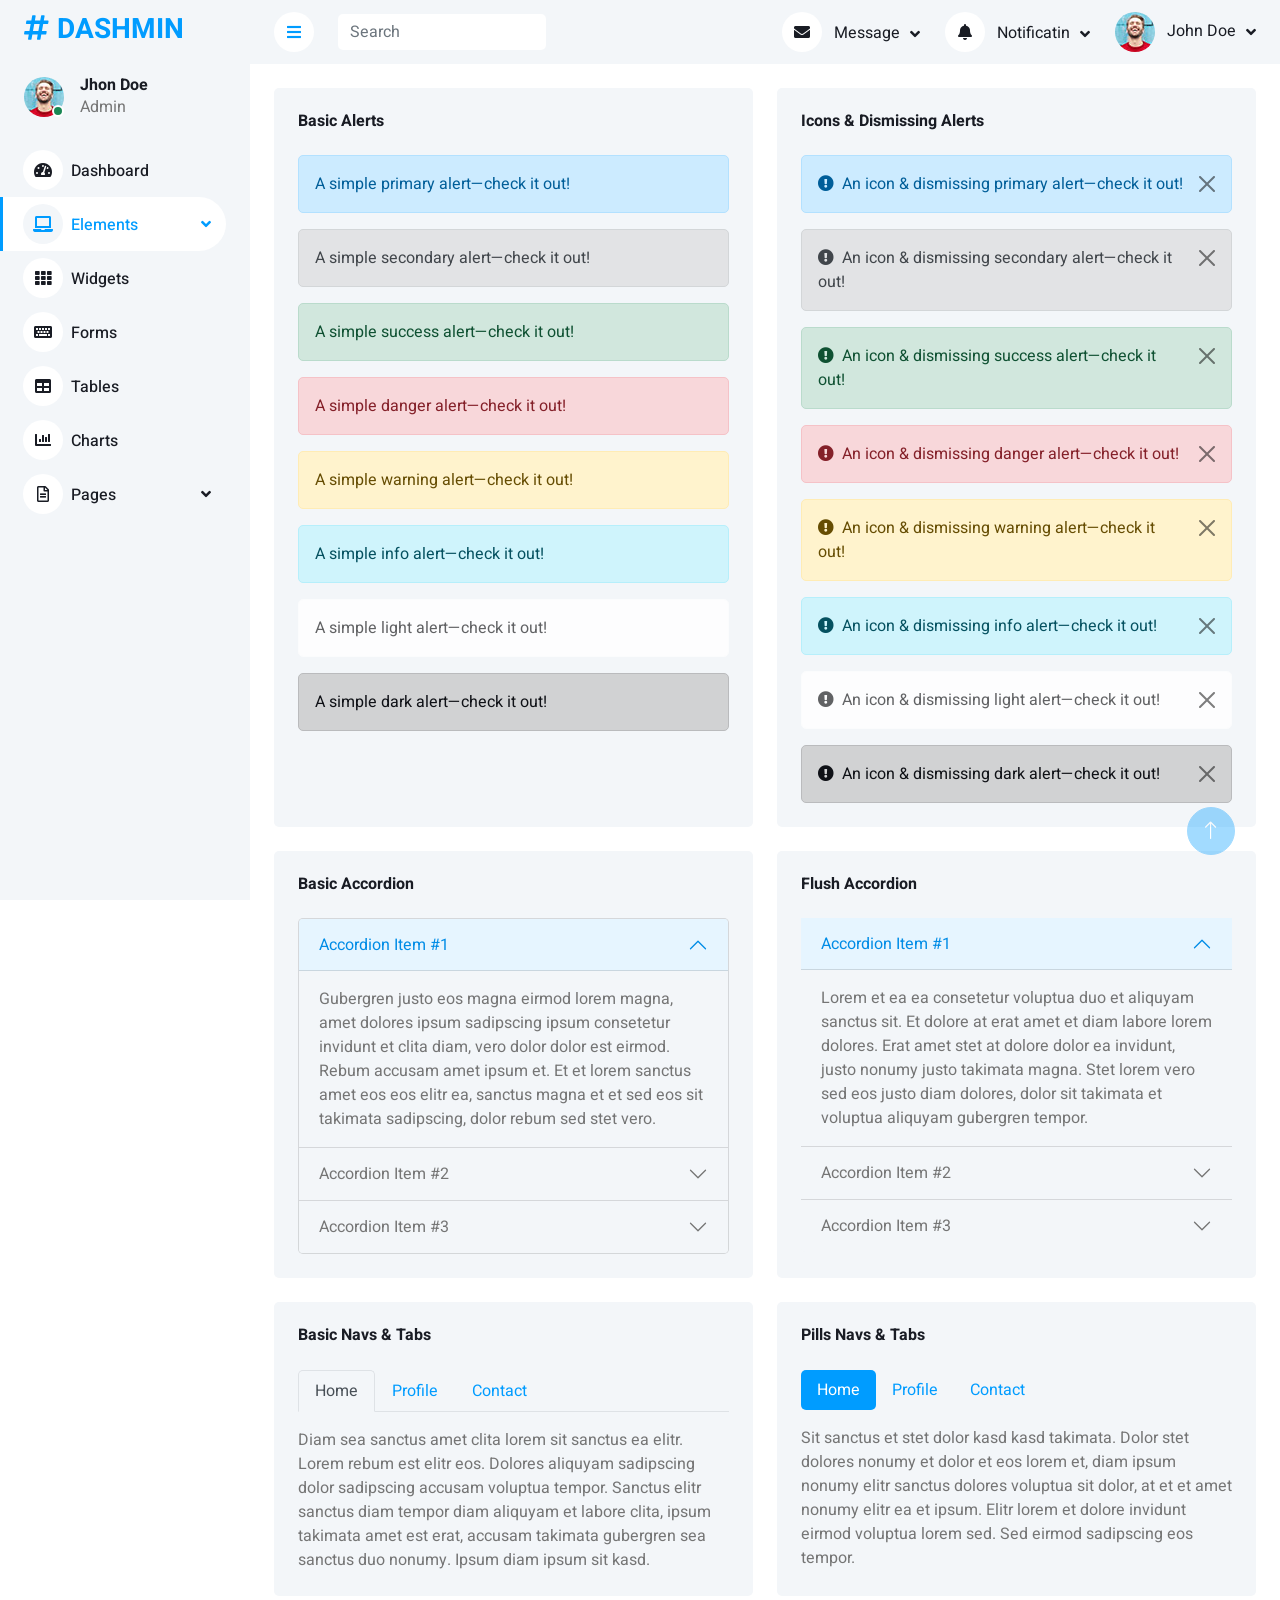
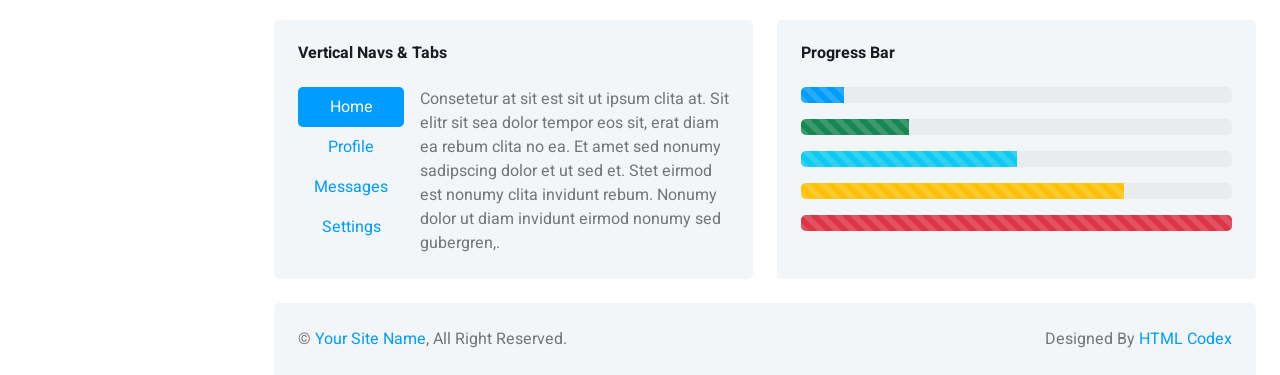
<file: pembayaran_spp/element.html>
<!DOCTYPE html>
<html lang="en">

<head>
    <meta charset="utf-8">
    <title>DASHMIN - Bootstrap Admin Template</title>
    <meta content="width=device-width, initial-scale=1.0" name="viewport">
    <meta content="" name="keywords">
    <meta content="" name="description">

    <!-- Favicon -->
    <link href="img/favicon.ico" rel="icon">

    <!-- Google Web Fonts -->
    <link rel="preconnect" href="https://fonts.googleapis.com">
    <link rel="preconnect" href="https://fonts.gstatic.com" crossorigin>
    <link href="https://fonts.googleapis.com/css2?family=Heebo:wght@400;500;600;700&display=swap" rel="stylesheet">
    
    <!-- Icon Font Stylesheet -->
    <link href="https://cdnjs.cloudflare.com/ajax/libs/font-awesome/5.10.0/css/all.min.css" rel="stylesheet">
    <link href="https://cdn.jsdelivr.net/npm/bootstrap-icons@1.4.1/font/bootstrap-icons.css" rel="stylesheet">

    <!-- Libraries Stylesheet -->
    <link href="lib/owlcarousel/assets/owl.carousel.min.css" rel="stylesheet">
    <link href="lib/tempusdominus/css/tempusdominus-bootstrap-4.min.css" rel="stylesheet" />

    <!-- Customized Bootstrap Stylesheet -->
    <link href="css/bootstrap.min.css" rel="stylesheet">

    <!-- Template Stylesheet -->
    <link href="css/style.css" rel="stylesheet">
</head>

<body>
    <div class="container-xxl position-relative bg-white d-flex p-0">
        <!-- Spinner Start -->
        <div id="spinner" class="show bg-white position-fixed translate-middle w-100 vh-100 top-50 start-50 d-flex align-items-center justify-content-center">
            <div class="spinner-border text-primary" style="width: 3rem; height: 3rem;" role="status">
                <span class="sr-only">Loading...</span>
            </div>
        </div>
        <!-- Spinner End -->


        <!-- Sidebar Start -->
        <div class="sidebar pe-4 pb-3">
            <nav class="navbar bg-light navbar-light">
                <a href="index.html" class="navbar-brand mx-4 mb-3">
                    <h3 class="text-primary"><i class="fa fa-hashtag me-2"></i>DASHMIN</h3>
                </a>
                <div class="d-flex align-items-center ms-4 mb-4">
                    <div class="position-relative">
                        <img class="rounded-circle" src="img/user.jpg" alt="" style="width: 40px; height: 40px;">
                        <div class="bg-success rounded-circle border border-2 border-white position-absolute end-0 bottom-0 p-1"></div>
                    </div>
                    <div class="ms-3">
                        <h6 class="mb-0">Jhon Doe</h6>
                        <span>Admin</span>
                    </div>
                </div>
                <div class="navbar-nav w-100">
                    <a href="index.html" class="nav-item nav-link"><i class="fa fa-tachometer-alt me-2"></i>Dashboard</a>
                    <div class="nav-item dropdown">
                        <a href="#" class="nav-link dropdown-toggle active" data-bs-toggle="dropdown"><i class="fa fa-laptop me-2"></i>Elements</a>
                        <div class="dropdown-menu bg-transparent border-0">
                            <a href="button.html" class="dropdown-item">Buttons</a>
                            <a href="typography.html" class="dropdown-item">Typography</a>
                            <a href="element.html" class="dropdown-item active">Other Elements</a>
                        </div>
                    </div>
                    <a href="widget.html" class="nav-item nav-link"><i class="fa fa-th me-2"></i>Widgets</a>
                    <a href="form.html" class="nav-item nav-link"><i class="fa fa-keyboard me-2"></i>Forms</a>
                    <a href="table.html" class="nav-item nav-link"><i class="fa fa-table me-2"></i>Tables</a>
                    <a href="chart.html" class="nav-item nav-link"><i class="fa fa-chart-bar me-2"></i>Charts</a>
                    <div class="nav-item dropdown">
                        <a href="#" class="nav-link dropdown-toggle" data-bs-toggle="dropdown"><i class="far fa-file-alt me-2"></i>Pages</a>
                        <div class="dropdown-menu bg-transparent border-0">
                            <a href="signin.html" class="dropdown-item">Sign In</a>
                            <a href="signup.html" class="dropdown-item">Sign Up</a>
                            <a href="404.html" class="dropdown-item">404 Error</a>
                            <a href="blank.html" class="dropdown-item">Blank Page</a>
                        </div>
                    </div>
                </div>
            </nav>
        </div>
        <!-- Sidebar End -->


        <!-- Content Start -->
        <div class="content">
            <!-- Navbar Start -->
            <nav class="navbar navbar-expand bg-light navbar-light sticky-top px-4 py-0">
                <a href="index.html" class="navbar-brand d-flex d-lg-none me-4">
                    <h2 class="text-primary mb-0"><i class="fa fa-hashtag"></i></h2>
                </a>
                <a href="#" class="sidebar-toggler flex-shrink-0">
                    <i class="fa fa-bars"></i>
                </a>
                <form class="d-none d-md-flex ms-4">
                    <input class="form-control border-0" type="search" placeholder="Search">
                </form>
                <div class="navbar-nav align-items-center ms-auto">
                    <div class="nav-item dropdown">
                        <a href="#" class="nav-link dropdown-toggle" data-bs-toggle="dropdown">
                            <i class="fa fa-envelope me-lg-2"></i>
                            <span class="d-none d-lg-inline-flex">Message</span>
                        </a>
                        <div class="dropdown-menu dropdown-menu-end bg-light border-0 rounded-0 rounded-bottom m-0">
                            <a href="#" class="dropdown-item">
                                <div class="d-flex align-items-center">
                                    <img class="rounded-circle" src="img/user.jpg" alt="" style="width: 40px; height: 40px;">
                                    <div class="ms-2">
                                        <h6 class="fw-normal mb-0">Jhon send you a message</h6>
                                        <small>15 minutes ago</small>
                                    </div>
                                </div>
                            </a>
                            <hr class="dropdown-divider">
                            <a href="#" class="dropdown-item">
                                <div class="d-flex align-items-center">
                                    <img class="rounded-circle" src="img/user.jpg" alt="" style="width: 40px; height: 40px;">
                                    <div class="ms-2">
                                        <h6 class="fw-normal mb-0">Jhon send you a message</h6>
                                        <small>15 minutes ago</small>
                                    </div>
                                </div>
                            </a>
                            <hr class="dropdown-divider">
                            <a href="#" class="dropdown-item">
                                <div class="d-flex align-items-center">
                                    <img class="rounded-circle" src="img/user.jpg" alt="" style="width: 40px; height: 40px;">
                                    <div class="ms-2">
                                        <h6 class="fw-normal mb-0">Jhon send you a message</h6>
                                        <small>15 minutes ago</small>
                                    </div>
                                </div>
                            </a>
                            <hr class="dropdown-divider">
                            <a href="#" class="dropdown-item text-center">See all message</a>
                        </div>
                    </div>
                    <div class="nav-item dropdown">
                        <a href="#" class="nav-link dropdown-toggle" data-bs-toggle="dropdown">
                            <i class="fa fa-bell me-lg-2"></i>
                            <span class="d-none d-lg-inline-flex">Notificatin</span>
                        </a>
                        <div class="dropdown-menu dropdown-menu-end bg-light border-0 rounded-0 rounded-bottom m-0">
                            <a href="#" class="dropdown-item">
                                <h6 class="fw-normal mb-0">Profile updated</h6>
                                <small>15 minutes ago</small>
                            </a>
                            <hr class="dropdown-divider">
                            <a href="#" class="dropdown-item">
                                <h6 class="fw-normal mb-0">New user added</h6>
                                <small>15 minutes ago</small>
                            </a>
                            <hr class="dropdown-divider">
                            <a href="#" class="dropdown-item">
                                <h6 class="fw-normal mb-0">Password changed</h6>
                                <small>15 minutes ago</small>
                            </a>
                            <hr class="dropdown-divider">
                            <a href="#" class="dropdown-item text-center">See all notifications</a>
                        </div>
                    </div>
                    <div class="nav-item dropdown">
                        <a href="#" class="nav-link dropdown-toggle" data-bs-toggle="dropdown">
                            <img class="rounded-circle me-lg-2" src="img/user.jpg" alt="" style="width: 40px; height: 40px;">
                            <span class="d-none d-lg-inline-flex">John Doe</span>
                        </a>
                        <div class="dropdown-menu dropdown-menu-end bg-light border-0 rounded-0 rounded-bottom m-0">
                            <a href="#" class="dropdown-item">My Profile</a>
                            <a href="#" class="dropdown-item">Settings</a>
                            <a href="#" class="dropdown-item">Log Out</a>
                        </div>
                    </div>
                </div>
            </nav>
            <!-- Navbar End -->


            <!-- Other Elements Start -->
            <div class="container-fluid pt-4 px-4">
                <div class="row g-4">
                    <div class="col-sm-12 col-xl-6">
                        <div class="bg-light rounded h-100 p-4">
                            <h6 class="mb-4">Basic Alerts</h6>
                            <div class="alert alert-primary" role="alert">
                                A simple primary alert—check it out!
                            </div>
                            <div class="alert alert-secondary" role="alert">
                                A simple secondary alert—check it out!
                            </div>
                            <div class="alert alert-success" role="alert">
                                A simple success alert—check it out!
                            </div>
                            <div class="alert alert-danger" role="alert">
                                A simple danger alert—check it out!
                            </div>
                            <div class="alert alert-warning" role="alert">
                                A simple warning alert—check it out!
                            </div>
                            <div class="alert alert-info" role="alert">
                                A simple info alert—check it out!
                            </div>
                            <div class="alert alert-light" role="alert">
                                A simple light alert—check it out!
                            </div>
                            <div class="alert alert-dark mb-0" role="alert">
                                A simple dark alert—check it out!
                            </div>
                        </div>
                    </div>
                    <div class="col-sm-12 col-xl-6">
                        <div class="bg-light rounded h-100 p-4">
                            <h6 class="mb-4">Icons & Dismissing Alerts</h6>
                            <div class="alert alert-primary alert-dismissible fade show" role="alert">
                                <i class="fa fa-exclamation-circle me-2"></i>An icon & dismissing primary alert—check it out!
                                <button type="button" class="btn-close" data-bs-dismiss="alert" aria-label="Close"></button>
                            </div>
                            <div class="alert alert-secondary alert-dismissible fade show" role="alert">
                                <i class="fa fa-exclamation-circle me-2"></i>An icon & dismissing secondary alert—check it out!
                                <button type="button" class="btn-close" data-bs-dismiss="alert" aria-label="Close"></button>
                            </div>
                            <div class="alert alert-success alert-dismissible fade show" role="alert">
                                <i class="fa fa-exclamation-circle me-2"></i>An icon & dismissing success alert—check it out!
                                <button type="button" class="btn-close" data-bs-dismiss="alert" aria-label="Close"></button>
                            </div>
                            <div class="alert alert-danger alert-dismissible fade show" role="alert">
                                <i class="fa fa-exclamation-circle me-2"></i>An icon & dismissing danger alert—check it out!
                                <button type="button" class="btn-close" data-bs-dismiss="alert" aria-label="Close"></button>
                            </div>
                            <div class="alert alert-warning alert-dismissible fade show" role="alert">
                                <i class="fa fa-exclamation-circle me-2"></i>An icon & dismissing warning alert—check it out!
                                <button type="button" class="btn-close" data-bs-dismiss="alert" aria-label="Close"></button>
                            </div>
                            <div class="alert alert-info alert-dismissible fade show" role="alert">
                                <i class="fa fa-exclamation-circle me-2"></i>An icon & dismissing info alert—check it out!
                                <button type="button" class="btn-close" data-bs-dismiss="alert" aria-label="Close"></button>
                            </div>
                            <div class="alert alert-light alert-dismissible fade show" role="alert">
                                <i class="fa fa-exclamation-circle me-2"></i>An icon & dismissing light alert—check it out!
                                <button type="button" class="btn-close" data-bs-dismiss="alert" aria-label="Close"></button>
                            </div>
                            <div class="alert alert-dark alert-dismissible fade show mb-0" role="alert">
                                <i class="fa fa-exclamation-circle me-2"></i>An icon & dismissing dark alert—check it out!
                                <button type="button" class="btn-close" data-bs-dismiss="alert" aria-label="Close"></button>
                            </div>
                        </div>
                    </div>
                    <div class="col-sm-12 col-xl-6">
                        <div class="bg-light rounded h-100 p-4">
                            <h6 class="mb-4">Basic Accordion</h6>
                            <div class="accordion" id="accordionExample">
                                <div class="accordion-item">
                                    <h2 class="accordion-header" id="headingOne">
                                        <button class="accordion-button" type="button" data-bs-toggle="collapse"
                                            data-bs-target="#collapseOne" aria-expanded="true"
                                            aria-controls="collapseOne">
                                            Accordion Item #1
                                        </button>
                                    </h2>
                                    <div id="collapseOne" class="accordion-collapse collapse show"
                                        aria-labelledby="headingOne" data-bs-parent="#accordionExample">
                                        <div class="accordion-body">
                                            Gubergren justo eos magna eirmod lorem magna, amet dolores ipsum sadipscing ipsum consetetur invidunt et clita diam, vero dolor dolor est eirmod. Rebum accusam amet ipsum et. Et et lorem sanctus amet eos eos elitr ea, sanctus magna et et sed eos sit takimata sadipscing, dolor rebum sed stet vero.
                                        </div>
                                    </div>
                                </div>
                                <div class="accordion-item">
                                    <h2 class="accordion-header" id="headingTwo">
                                        <button class="accordion-button collapsed" type="button"
                                            data-bs-toggle="collapse" data-bs-target="#collapseTwo"
                                            aria-expanded="false" aria-controls="collapseTwo">
                                            Accordion Item #2
                                        </button>
                                    </h2>
                                    <div id="collapseTwo" class="accordion-collapse collapse"
                                        aria-labelledby="headingTwo" data-bs-parent="#accordionExample">
                                        <div class="accordion-body">
                                            Voluptua sit dolores consetetur ea et diam est et takimata. Et erat sadipscing dolores et stet diam ut ut diam, sit aliquyam no magna et dolore lorem dolor sit. Lorem lorem sed sed duo, eirmod sit diam ipsum sit erat, lorem sit dolor diam amet ea aliquyam tempor rebum invidunt,.
                                        </div>
                                    </div>
                                </div>
                                <div class="accordion-item">
                                    <h2 class="accordion-header" id="headingThree">
                                        <button class="accordion-button collapsed" type="button"
                                            data-bs-toggle="collapse" data-bs-target="#collapseThree"
                                            aria-expanded="false" aria-controls="collapseThree">
                                            Accordion Item #3
                                        </button>
                                    </h2>
                                    <div id="collapseThree" class="accordion-collapse collapse"
                                        aria-labelledby="headingThree" data-bs-parent="#accordionExample">
                                        <div class="accordion-body">
                                            Dolore eos dolor tempor justo sea eos amet eos kasd dolor, et diam tempor lorem dolores vero. Stet dolore gubergren nonumy diam. Consetetur sit takimata magna invidunt, dolore sea amet consetetur ea et rebum, invidunt et amet sit sea. Dolor eirmod sed magna sadipscing sadipscing lorem lorem sed, sit lorem.
                                        </div>
                                    </div>
                                </div>
                            </div>
                        </div>
                    </div>
                    <div class="col-sm-12 col-xl-6">
                        <div class="bg-light rounded h-100 p-4">
                            <h6 class="mb-4">Flush Accordion</h6>
                            <div class="accordion accordion-flush" id="accordionFlushExample">
                                <div class="accordion-item">
                                    <h2 class="accordion-header" id="flush-headingOne">
                                        <button class="accordion-button" type="button"
                                            data-bs-toggle="collapse" data-bs-target="#flush-collapseOne"
                                            aria-expanded="true" aria-controls="flush-collapseOne">
                                            Accordion Item #1
                                        </button>
                                    </h2>
                                    <div id="flush-collapseOne" class="accordion-collapse collapse show"
                                        aria-labelledby="flush-headingOne" data-bs-parent="#accordionFlushExample">
                                        <div class="accordion-body">
                                            Lorem et ea ea consetetur voluptua duo et aliquyam sanctus sit. Et dolore at erat amet et diam labore lorem dolores. Erat amet stet at dolore dolor ea invidunt, justo nonumy justo takimata magna. Stet lorem vero sed eos justo diam dolores, dolor sit takimata et voluptua aliquyam gubergren tempor.
                                        </div>
                                    </div>
                                </div>
                                <div class="accordion-item">
                                    <h2 class="accordion-header" id="flush-headingTwo">
                                        <button class="accordion-button collapsed" type="button"
                                            data-bs-toggle="collapse" data-bs-target="#flush-collapseTwo"
                                            aria-expanded="false" aria-controls="flush-collapseTwo">
                                            Accordion Item #2
                                        </button>
                                    </h2>
                                    <div id="flush-collapseTwo" class="accordion-collapse collapse"
                                        aria-labelledby="flush-headingTwo" data-bs-parent="#accordionFlushExample">
                                        <div class="accordion-body">
                                            Sea diam dolore aliquyam aliquyam diam et consetetur et. Accusam amet no invidunt invidunt et consetetur, magna ut nonumy kasd erat tempor dolor et. Diam magna dolor sed amet duo dolores magna vero. Amet sit sadipscing ea diam clita lorem sit. Vero et et et tempor diam. Ipsum eirmod sit.
                                        </div>
                                    </div>
                                </div>
                                <div class="accordion-item">
                                    <h2 class="accordion-header" id="flush-headingThree">
                                        <button class="accordion-button collapsed" type="button"
                                            data-bs-toggle="collapse" data-bs-target="#flush-collapseThree"
                                            aria-expanded="false" aria-controls="flush-collapseThree">
                                            Accordion Item #3
                                        </button>
                                    </h2>
                                    <div id="flush-collapseThree" class="accordion-collapse collapse"
                                        aria-labelledby="flush-headingThree" data-bs-parent="#accordionFlushExample">
                                        <div class="accordion-body">
                                            Sea sea sit sanctus magna gubergren kasd, magna justo ea lorem lorem. Elitr aliquyam ipsum clita consetetur duo at nonumy invidunt, invidunt eos dolore vero sit amet amet magna tempor clita, takimata diam justo stet erat et vero erat. Sit ipsum eirmod sea ut vero dolores sea clita nonumy, no.
                                        </div>
                                    </div>
                                </div>
                            </div>
                        </div>
                    </div>
                    <div class="col-sm-12 col-xl-6">
                        <div class="bg-light rounded h-100 p-4">
                            <h6 class="mb-4">Basic Navs & Tabs</h6>
                            <nav>
                                <div class="nav nav-tabs" id="nav-tab" role="tablist">
                                    <button class="nav-link active" id="nav-home-tab" data-bs-toggle="tab"
                                        data-bs-target="#nav-home" type="button" role="tab" aria-controls="nav-home"
                                        aria-selected="true">Home</button>
                                    <button class="nav-link" id="nav-profile-tab" data-bs-toggle="tab"
                                        data-bs-target="#nav-profile" type="button" role="tab"
                                        aria-controls="nav-profile" aria-selected="false">Profile</button>
                                    <button class="nav-link" id="nav-contact-tab" data-bs-toggle="tab"
                                        data-bs-target="#nav-contact" type="button" role="tab"
                                        aria-controls="nav-contact" aria-selected="false">Contact</button>
                                </div>
                            </nav>
                            <div class="tab-content pt-3" id="nav-tabContent">
                                <div class="tab-pane fade show active" id="nav-home" role="tabpanel" aria-labelledby="nav-home-tab">
                                    Diam sea sanctus amet clita lorem sit sanctus ea elitr. Lorem rebum est elitr eos. Dolores aliquyam sadipscing dolor sadipscing accusam voluptua tempor. Sanctus elitr sanctus diam tempor diam aliquyam et labore clita, ipsum takimata amet est erat, accusam takimata gubergren sea sanctus duo nonumy. Ipsum diam ipsum sit kasd.
                                </div>
                                <div class="tab-pane fade" id="nav-profile" role="tabpanel" aria-labelledby="nav-profile-tab">
                                    Sanctus vero sit kasd sea gubergren takimata consetetur elitr elitr, consetetur sadipscing takimata ipsum dolores. Accusam duo accusam et labore ea elitr ipsum tempor sit, dolore aliquyam ipsum sit amet sit. Et dolore ipsum labore invidunt rebum. Sed dolore gubergren sanctus vero diam lorem rebum elitr, erat diam dolor clita.
                                </div>
                                <div class="tab-pane fade" id="nav-contact" role="tabpanel" aria-labelledby="nav-contact-tab">
                                    Sit consetetur eirmod lorem ea magna sadipscing ipsum elitr invidunt, dolores lorem erat ipsum ut aliquyam eos lorem sed. Nonumy aliquyam ea justo eos dolores dolores duo dolores. Aliquyam dolor sea dolores sit takimata no erat vero. At lorem justo tempor lorem duo, stet kasd aliquyam ipsum voluptua labore at.
                                </div>
                            </div>
                        </div>
                    </div>
                    <div class="col-sm-12 col-xl-6">
                        <div class="bg-light rounded h-100 p-4">
                            <h6 class="mb-4">Pills Navs & Tabs</h6>
                            <ul class="nav nav-pills mb-3" id="pills-tab" role="tablist">
                                <li class="nav-item" role="presentation">
                                    <button class="nav-link active" id="pills-home-tab" data-bs-toggle="pill"
                                        data-bs-target="#pills-home" type="button" role="tab" aria-controls="pills-home"
                                        aria-selected="true">Home</button>
                                </li>
                                <li class="nav-item" role="presentation">
                                    <button class="nav-link" id="pills-profile-tab" data-bs-toggle="pill"
                                        data-bs-target="#pills-profile" type="button" role="tab"
                                        aria-controls="pills-profile" aria-selected="false">Profile</button>
                                </li>
                                <li class="nav-item" role="presentation">
                                    <button class="nav-link" id="pills-contact-tab" data-bs-toggle="pill"
                                        data-bs-target="#pills-contact" type="button" role="tab"
                                        aria-controls="pills-contact" aria-selected="false">Contact</button>
                                </li>
                            </ul>
                            <div class="tab-content" id="pills-tabContent">
                                <div class="tab-pane fade show active" id="pills-home" role="tabpanel" aria-labelledby="pills-home-tab">
                                    Sit sanctus et stet dolor kasd kasd takimata. Dolor stet dolores nonumy et dolor et eos lorem et, diam ipsum nonumy elitr sanctus dolores voluptua sit dolor, at et et amet nonumy elitr ea et ipsum. Elitr lorem et dolore invidunt eirmod voluptua lorem sed. Sed eirmod sadipscing eos tempor.
                                </div>
                                <div class="tab-pane fade" id="pills-profile" role="tabpanel" aria-labelledby="pills-profile-tab">
                                    Invidunt rebum voluptua lorem eirmod dolore. Amet no sed sanctus lorem ea. Nonumy sit stet sit magna. Rebum rebum ipsum clita erat consetetur, sit dolor sit clita et amet. Est et clita dolore takimata, sea dolores tempor erat consetetur lorem. Consetetur sea sadipscing dolor et dolores et stet, tempor elitr.
                                </div>
                                <div class="tab-pane fade" id="pills-contact" role="tabpanel" aria-labelledby="pills-contact-tab">
                                    Et diam et est sed vero ipsum voluptua dolor et, sit eos justo ipsum no ipsum amet sed aliquyam dolore, ut ipsum sanctus et consetetur. Sit ea sit clita lorem ea gubergren. Et dolore vero sanctus voluptua ipsum sadipscing amet at. Et sed dolore voluptua dolor eos tempor, erat amet.
                                </div>
                            </div>
                        </div>
                    </div>
                    <div class="col-sm-12 col-xl-6">
                        <div class="bg-light rounded h-100 p-4">
                            <h6 class="mb-4">Vertical Navs & Tabs</h6>
                            <div class="d-flex align-items-start">
                                <div class="nav flex-column nav-pills me-3" id="v-pills-tab" role="tablist"
                                    aria-orientation="vertical">
                                    <button class="nav-link active" id="v-pills-home-tab" data-bs-toggle="pill"
                                        data-bs-target="#v-pills-home" type="button" role="tab"
                                        aria-controls="v-pills-home" aria-selected="true">Home</button>
                                    <button class="nav-link" id="v-pills-profile-tab" data-bs-toggle="pill"
                                        data-bs-target="#v-pills-profile" type="button" role="tab"
                                        aria-controls="v-pills-profile" aria-selected="false">Profile</button>
                                    <button class="nav-link" id="v-pills-messages-tab" data-bs-toggle="pill"
                                        data-bs-target="#v-pills-messages" type="button" role="tab"
                                        aria-controls="v-pills-messages" aria-selected="false">Messages</button>
                                    <button class="nav-link" id="v-pills-settings-tab" data-bs-toggle="pill"
                                        data-bs-target="#v-pills-settings" type="button" role="tab"
                                        aria-controls="v-pills-settings" aria-selected="false">Settings</button>
                                </div>
                                <div class="tab-content" id="v-pills-tabContent">
                                    <div class="tab-pane fade show active" id="v-pills-home" role="tabpanel" aria-labelledby="v-pills-home-tab">
                                        Consetetur at sit est sit ut ipsum clita at. Sit elitr sit sea dolor tempor eos sit, erat diam ea rebum clita no ea. Et amet sed nonumy sadipscing dolor et ut sed et. Stet eirmod est nonumy clita invidunt rebum. Nonumy dolor ut diam invidunt eirmod nonumy sed gubergren,.
                                    </div>
                                    <div class="tab-pane fade" id="v-pills-profile" role="tabpanel" aria-labelledby="v-pills-profile-tab">
                                        Tempor et kasd accusam duo et dolor no accusam dolore, dolor sed voluptua duo no, sit et stet lorem dolor ipsum tempor consetetur vero, consetetur est eos sit eirmod erat diam accusam sadipscing sit. Takimata erat ea eirmod tempor elitr dolore sadipscing kasd justo, elitr tempor sed eos sadipscing magna.
                                    </div>
                                    <div class="tab-pane fade" id="v-pills-messages" role="tabpanel" aria-labelledby="v-pills-messages-tab">
                                        Sed kasd kasd ea clita sed lorem amet tempor est voluptua, labore stet dolores gubergren clita lorem sed nonumy at. Dolores et ut erat voluptua. Est voluptua stet accusam rebum, elitr amet sit takimata sea eirmod. Sanctus elitr amet sit dolore sea stet et ut. Dolor et sanctus elitr ut.
                                    </div>
                                    <div class="tab-pane fade" id="v-pills-settings" role="tabpanel" aria-labelledby="v-pills-settings-tab">
                                        Sit et vero kasd sea et at, aliquyam takimata et et est, labore et takimata sed ut stet sanctus, nonumy dolor invidunt sit labore et, amet et dolor sit dolor tempor et dolor ipsum nonumy, accusam clita sadipscing ut et labore labore est, dolore accusam vero at est sit. Invidunt.
                                    </div>
                                </div>
                            </div>
                        </div>
                    </div>
                    <div class="col-sm-12 col-xl-6">
                        <div class="bg-light rounded h-100 p-4">
                            <h6 class="mb-4">Progress Bar</h6>
                            <div class="pg-bar mb-3">
                                <div class="progress">
                                    <div class="progress-bar progress-bar-striped" role="progressbar" aria-valuenow="10" aria-valuemin="0" aria-valuemax="100"></div>
                                </div>
                            </div>
                            <div class="pg-bar mb-3">
                                <div class="progress">
                                    <div class="progress-bar progress-bar-striped bg-success" role="progressbar" aria-valuenow="25" aria-valuemin="0" aria-valuemax="100"></div>
                                </div>
                            </div>
                            <div class="pg-bar mb-3">
                                <div class="progress">
                                    <div class="progress-bar progress-bar-striped bg-info" role="progressbar" aria-valuenow="50" aria-valuemin="0" aria-valuemax="100"></div>
                                </div>
                            </div>
                            <div class="pg-bar mb-3">
                                <div class="progress">
                                    <div class="progress-bar progress-bar-striped bg-warning" role="progressbar" aria-valuenow="75" aria-valuemin="0" aria-valuemax="100"></div>
                                </div>
                            </div>
                            <div class="pg-bar mb-0">
                                <div class="progress">
                                    <div class="progress-bar progress-bar-striped bg-danger" role="progressbar" aria-valuenow="100" aria-valuemin="0" aria-valuemax="100"></div>
                                </div>
                            </div>
                        </div>
                    </div>
                </div>
            </div>
            <!-- Other Elements End -->


            <!-- Footer Start -->
            <div class="container-fluid pt-4 px-4">
                <div class="bg-light rounded-top p-4">
                    <div class="row">
                        <div class="col-12 col-sm-6 text-center text-sm-start">
                            &copy; <a href="#">Your Site Name</a>, All Right Reserved. 
                        </div>
                        <div class="col-12 col-sm-6 text-center text-sm-end">
                            <!--/*** This template is free as long as you keep the footer author’s credit link/attribution link/backlink. If you'd like to use the template without the footer author’s credit link/attribution link/backlink, you can purchase the Credit Removal License from "https://htmlcodex.com/credit-removal". Thank you for your support. ***/-->
                            Designed By <a href="https://htmlcodex.com">HTML Codex</a>
                        </div>
                    </div>
                </div>
            </div>
            <!-- Footer End -->
        </div>
        <!-- Content End -->


        <!-- Back to Top -->
        <a href="#" class="btn btn-lg btn-primary btn-lg-square back-to-top"><i class="bi bi-arrow-up"></i></a>
    </div>

    <!-- JavaScript Libraries -->
    <script src="https://code.jquery.com/jquery-3.4.1.min.js"></script>
    <script src="https://cdn.jsdelivr.net/npm/bootstrap@5.0.0/dist/js/bootstrap.bundle.min.js"></script>
    <script src="lib/chart/chart.min.js"></script>
    <script src="lib/easing/easing.min.js"></script>
    <script src="lib/waypoints/waypoints.min.js"></script>
    <script src="lib/owlcarousel/owl.carousel.min.js"></script>
    <script src="lib/tempusdominus/js/moment.min.js"></script>
    <script src="lib/tempusdominus/js/moment-timezone.min.js"></script>
    <script src="lib/tempusdominus/js/tempusdominus-bootstrap-4.min.js"></script>

    <!-- Template Javascript -->
    <script src="js/main.js"></script>
</body>

</html>
</file>
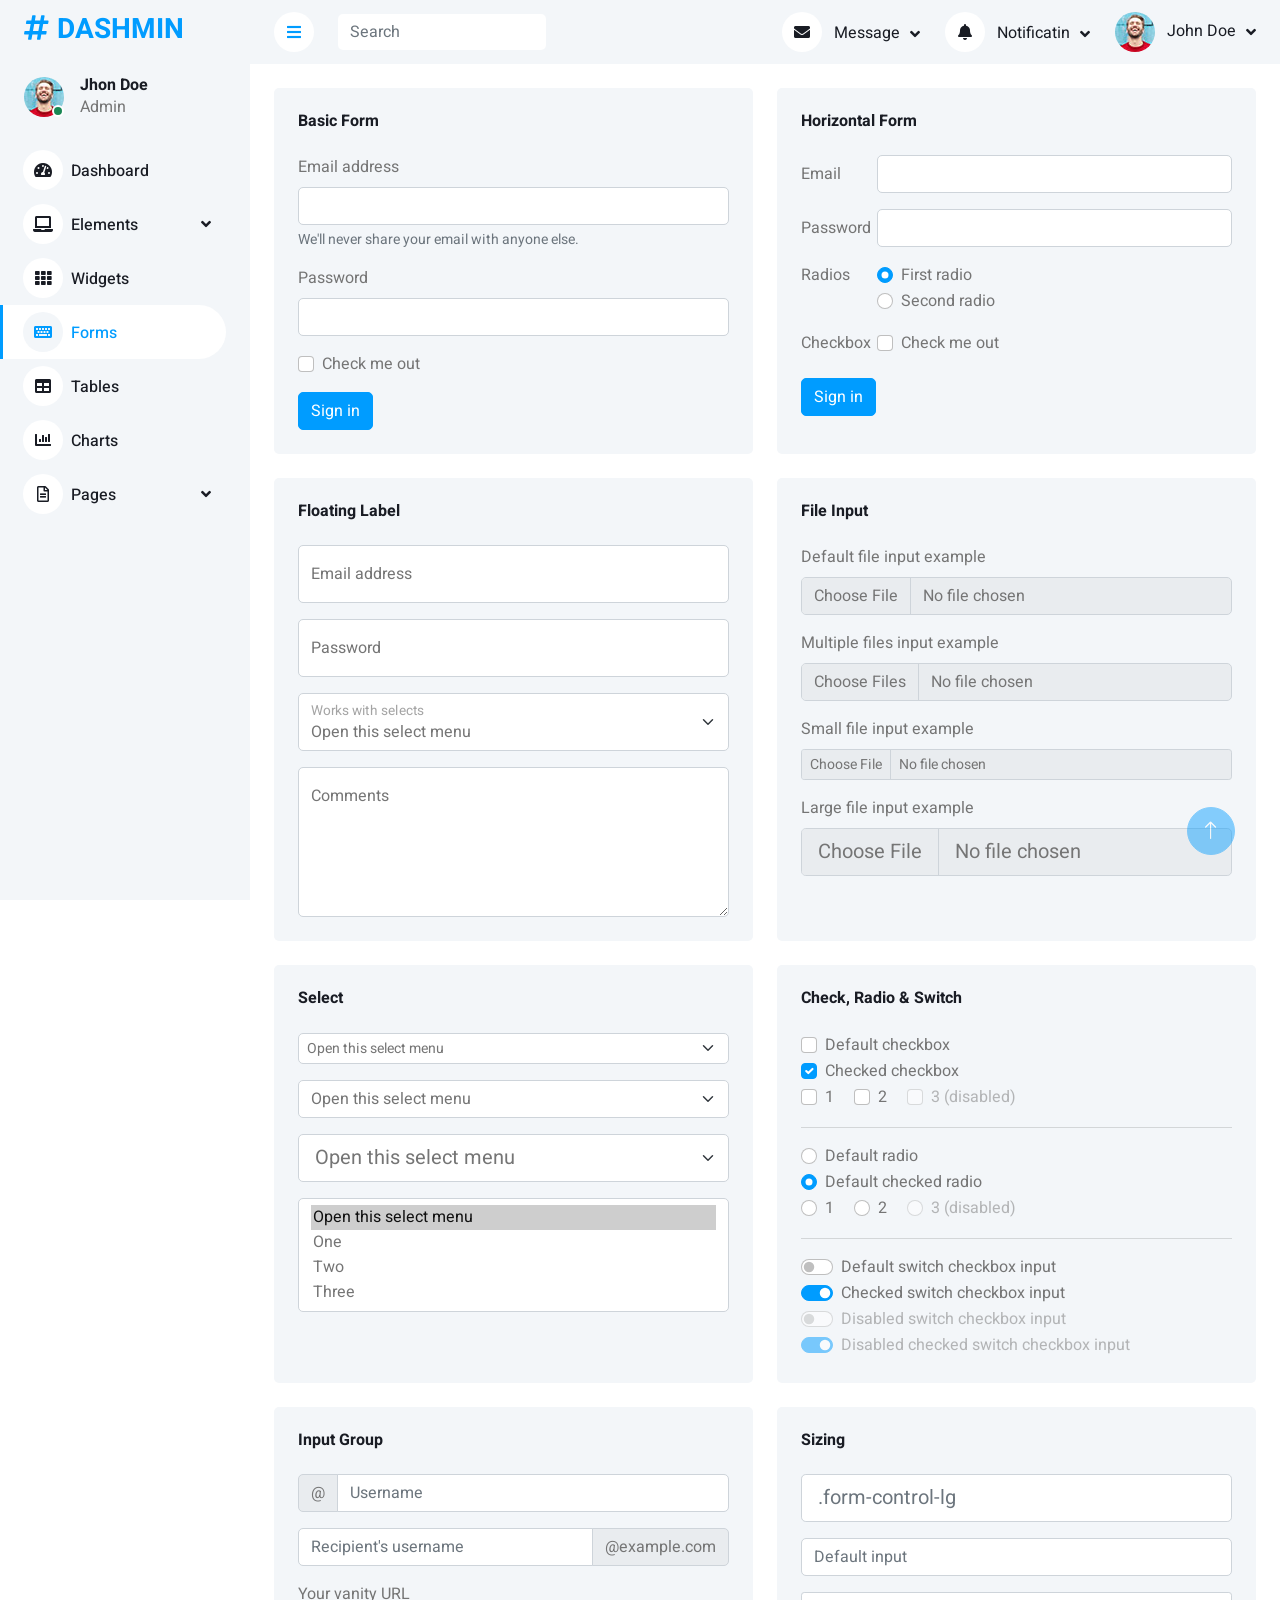
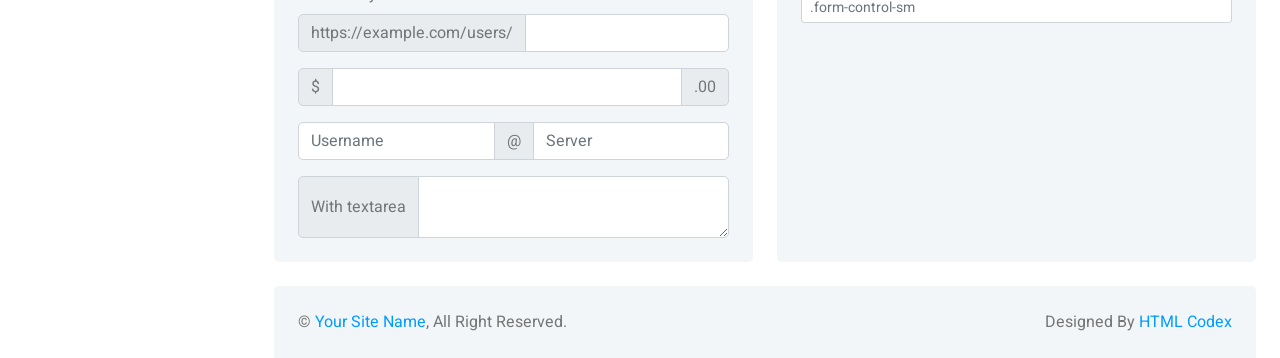
<file: pembayaran_spp/form.html>
<!DOCTYPE html>
<html lang="en">

<head>
    <meta charset="utf-8">
    <title>DASHMIN - Bootstrap Admin Template</title>
    <meta content="width=device-width, initial-scale=1.0" name="viewport">
    <meta content="" name="keywords">
    <meta content="" name="description">

    <!-- Favicon -->
    <link href="img/favicon.ico" rel="icon">

    <!-- Google Web Fonts -->
    <link rel="preconnect" href="https://fonts.googleapis.com">
    <link rel="preconnect" href="https://fonts.gstatic.com" crossorigin>
    <link href="https://fonts.googleapis.com/css2?family=Heebo:wght@400;500;600;700&display=swap" rel="stylesheet">
    
    <!-- Icon Font Stylesheet -->
    <link href="https://cdnjs.cloudflare.com/ajax/libs/font-awesome/5.10.0/css/all.min.css" rel="stylesheet">
    <link href="https://cdn.jsdelivr.net/npm/bootstrap-icons@1.4.1/font/bootstrap-icons.css" rel="stylesheet">

    <!-- Libraries Stylesheet -->
    <link href="lib/owlcarousel/assets/owl.carousel.min.css" rel="stylesheet">
    <link href="lib/tempusdominus/css/tempusdominus-bootstrap-4.min.css" rel="stylesheet" />

    <!-- Customized Bootstrap Stylesheet -->
    <link href="css/bootstrap.min.css" rel="stylesheet">

    <!-- Template Stylesheet -->
    <link href="css/style.css" rel="stylesheet">
</head>

<body>
    <div class="container-xxl position-relative bg-white d-flex p-0">
        <!-- Spinner Start -->
        <div id="spinner" class="show bg-white position-fixed translate-middle w-100 vh-100 top-50 start-50 d-flex align-items-center justify-content-center">
            <div class="spinner-border text-primary" style="width: 3rem; height: 3rem;" role="status">
                <span class="sr-only">Loading...</span>
            </div>
        </div>
        <!-- Spinner End -->


        <!-- Sidebar Start -->
        <div class="sidebar pe-4 pb-3">
            <nav class="navbar bg-light navbar-light">
                <a href="index.html" class="navbar-brand mx-4 mb-3">
                    <h3 class="text-primary"><i class="fa fa-hashtag me-2"></i>DASHMIN</h3>
                </a>
                <div class="d-flex align-items-center ms-4 mb-4">
                    <div class="position-relative">
                        <img class="rounded-circle" src="img/user.jpg" alt="" style="width: 40px; height: 40px;">
                        <div class="bg-success rounded-circle border border-2 border-white position-absolute end-0 bottom-0 p-1"></div>
                    </div>
                    <div class="ms-3">
                        <h6 class="mb-0">Jhon Doe</h6>
                        <span>Admin</span>
                    </div>
                </div>
                <div class="navbar-nav w-100">
                    <a href="index.html" class="nav-item nav-link"><i class="fa fa-tachometer-alt me-2"></i>Dashboard</a>
                    <div class="nav-item dropdown">
                        <a href="#" class="nav-link dropdown-toggle" data-bs-toggle="dropdown"><i class="fa fa-laptop me-2"></i>Elements</a>
                        <div class="dropdown-menu bg-transparent border-0">
                            <a href="button.html" class="dropdown-item">Buttons</a>
                            <a href="typography.html" class="dropdown-item">Typography</a>
                            <a href="element.html" class="dropdown-item">Other Elements</a>
                        </div>
                    </div>
                    <a href="widget.html" class="nav-item nav-link"><i class="fa fa-th me-2"></i>Widgets</a>
                    <a href="form.html" class="nav-item nav-link active"><i class="fa fa-keyboard me-2"></i>Forms</a>
                    <a href="table.html" class="nav-item nav-link"><i class="fa fa-table me-2"></i>Tables</a>
                    <a href="chart.html" class="nav-item nav-link"><i class="fa fa-chart-bar me-2"></i>Charts</a>
                    <div class="nav-item dropdown">
                        <a href="#" class="nav-link dropdown-toggle" data-bs-toggle="dropdown"><i class="far fa-file-alt me-2"></i>Pages</a>
                        <div class="dropdown-menu bg-transparent border-0">
                            <a href="signin.html" class="dropdown-item">Sign In</a>
                            <a href="signup.html" class="dropdown-item">Sign Up</a>
                            <a href="404.html" class="dropdown-item">404 Error</a>
                            <a href="blank.html" class="dropdown-item">Blank Page</a>
                        </div>
                    </div>
                </div>
            </nav>
        </div>
        <!-- Sidebar End -->


        <!-- Content Start -->
        <div class="content">
            <!-- Navbar Start -->
            <nav class="navbar navbar-expand bg-light navbar-light sticky-top px-4 py-0">
                <a href="index.html" class="navbar-brand d-flex d-lg-none me-4">
                    <h2 class="text-primary mb-0"><i class="fa fa-hashtag"></i></h2>
                </a>
                <a href="#" class="sidebar-toggler flex-shrink-0">
                    <i class="fa fa-bars"></i>
                </a>
                <form class="d-none d-md-flex ms-4">
                    <input class="form-control border-0" type="search" placeholder="Search">
                </form>
                <div class="navbar-nav align-items-center ms-auto">
                    <div class="nav-item dropdown">
                        <a href="#" class="nav-link dropdown-toggle" data-bs-toggle="dropdown">
                            <i class="fa fa-envelope me-lg-2"></i>
                            <span class="d-none d-lg-inline-flex">Message</span>
                        </a>
                        <div class="dropdown-menu dropdown-menu-end bg-light border-0 rounded-0 rounded-bottom m-0">
                            <a href="#" class="dropdown-item">
                                <div class="d-flex align-items-center">
                                    <img class="rounded-circle" src="img/user.jpg" alt="" style="width: 40px; height: 40px;">
                                    <div class="ms-2">
                                        <h6 class="fw-normal mb-0">Jhon send you a message</h6>
                                        <small>15 minutes ago</small>
                                    </div>
                                </div>
                            </a>
                            <hr class="dropdown-divider">
                            <a href="#" class="dropdown-item">
                                <div class="d-flex align-items-center">
                                    <img class="rounded-circle" src="img/user.jpg" alt="" style="width: 40px; height: 40px;">
                                    <div class="ms-2">
                                        <h6 class="fw-normal mb-0">Jhon send you a message</h6>
                                        <small>15 minutes ago</small>
                                    </div>
                                </div>
                            </a>
                            <hr class="dropdown-divider">
                            <a href="#" class="dropdown-item">
                                <div class="d-flex align-items-center">
                                    <img class="rounded-circle" src="img/user.jpg" alt="" style="width: 40px; height: 40px;">
                                    <div class="ms-2">
                                        <h6 class="fw-normal mb-0">Jhon send you a message</h6>
                                        <small>15 minutes ago</small>
                                    </div>
                                </div>
                            </a>
                            <hr class="dropdown-divider">
                            <a href="#" class="dropdown-item text-center">See all message</a>
                        </div>
                    </div>
                    <div class="nav-item dropdown">
                        <a href="#" class="nav-link dropdown-toggle" data-bs-toggle="dropdown">
                            <i class="fa fa-bell me-lg-2"></i>
                            <span class="d-none d-lg-inline-flex">Notificatin</span>
                        </a>
                        <div class="dropdown-menu dropdown-menu-end bg-light border-0 rounded-0 rounded-bottom m-0">
                            <a href="#" class="dropdown-item">
                                <h6 class="fw-normal mb-0">Profile updated</h6>
                                <small>15 minutes ago</small>
                            </a>
                            <hr class="dropdown-divider">
                            <a href="#" class="dropdown-item">
                                <h6 class="fw-normal mb-0">New user added</h6>
                                <small>15 minutes ago</small>
                            </a>
                            <hr class="dropdown-divider">
                            <a href="#" class="dropdown-item">
                                <h6 class="fw-normal mb-0">Password changed</h6>
                                <small>15 minutes ago</small>
                            </a>
                            <hr class="dropdown-divider">
                            <a href="#" class="dropdown-item text-center">See all notifications</a>
                        </div>
                    </div>
                    <div class="nav-item dropdown">
                        <a href="#" class="nav-link dropdown-toggle" data-bs-toggle="dropdown">
                            <img class="rounded-circle me-lg-2" src="img/user.jpg" alt="" style="width: 40px; height: 40px;">
                            <span class="d-none d-lg-inline-flex">John Doe</span>
                        </a>
                        <div class="dropdown-menu dropdown-menu-end bg-light border-0 rounded-0 rounded-bottom m-0">
                            <a href="#" class="dropdown-item">My Profile</a>
                            <a href="#" class="dropdown-item">Settings</a>
                            <a href="#" class="dropdown-item">Log Out</a>
                        </div>
                    </div>
                </div>
            </nav>
            <!-- Navbar End -->


            <!-- Form Start -->
            <div class="container-fluid pt-4 px-4">
                <div class="row g-4">
                    <div class="col-sm-12 col-xl-6">
                        <div class="bg-light rounded h-100 p-4">
                            <h6 class="mb-4">Basic Form</h6>
                            <form>
                                <div class="mb-3">
                                    <label for="exampleInputEmail1" class="form-label">Email address</label>
                                    <input type="email" class="form-control" id="exampleInputEmail1"
                                        aria-describedby="emailHelp">
                                    <div id="emailHelp" class="form-text">We'll never share your email with anyone else.
                                    </div>
                                </div>
                                <div class="mb-3">
                                    <label for="exampleInputPassword1" class="form-label">Password</label>
                                    <input type="password" class="form-control" id="exampleInputPassword1">
                                </div>
                                <div class="mb-3 form-check">
                                    <input type="checkbox" class="form-check-input" id="exampleCheck1">
                                    <label class="form-check-label" for="exampleCheck1">Check me out</label>
                                </div>
                                <button type="submit" class="btn btn-primary">Sign in</button>
                            </form>
                        </div>
                    </div>
                    <div class="col-sm-12 col-xl-6">
                        <div class="bg-light rounded h-100 p-4">
                            <h6 class="mb-4">Horizontal Form</h6>
                            <form>
                                <div class="row mb-3">
                                    <label for="inputEmail3" class="col-sm-2 col-form-label">Email</label>
                                    <div class="col-sm-10">
                                        <input type="email" class="form-control" id="inputEmail3">
                                    </div>
                                </div>
                                <div class="row mb-3">
                                    <label for="inputPassword3" class="col-sm-2 col-form-label">Password</label>
                                    <div class="col-sm-10">
                                        <input type="password" class="form-control" id="inputPassword3">
                                    </div>
                                </div>
                                <fieldset class="row mb-3">
                                    <legend class="col-form-label col-sm-2 pt-0">Radios</legend>
                                    <div class="col-sm-10">
                                        <div class="form-check">
                                            <input class="form-check-input" type="radio" name="gridRadios"
                                                id="gridRadios1" value="option1" checked>
                                            <label class="form-check-label" for="gridRadios1">
                                                First radio
                                            </label>
                                        </div>
                                        <div class="form-check">
                                            <input class="form-check-input" type="radio" name="gridRadios"
                                                id="gridRadios2" value="option2">
                                            <label class="form-check-label" for="gridRadios2">
                                                Second radio
                                            </label>
                                        </div>
                                    </div>
                                </fieldset>
                                <div class="row mb-3">
                                    <legend class="col-form-label col-sm-2 pt-0">Checkbox</legend>
                                    <div class="col-sm-10">
                                        <div class="form-check">
                                            <input class="form-check-input" type="checkbox" id="gridCheck1">
                                            <label class="form-check-label" for="gridCheck1">
                                                Check me out
                                            </label>
                                        </div>
                                    </div>
                                </div>
                                <button type="submit" class="btn btn-primary">Sign in</button>
                            </form>
                        </div>
                    </div>
                    <div class="col-sm-12 col-xl-6">
                        <div class="bg-light rounded h-100 p-4">
                            <h6 class="mb-4">Floating Label</h6>
                            <div class="form-floating mb-3">
                                <input type="email" class="form-control" id="floatingInput"
                                    placeholder="name@example.com">
                                <label for="floatingInput">Email address</label>
                            </div>
                            <div class="form-floating mb-3">
                                <input type="password" class="form-control" id="floatingPassword"
                                    placeholder="Password">
                                <label for="floatingPassword">Password</label>
                            </div>
                            <div class="form-floating mb-3">
                                <select class="form-select" id="floatingSelect"
                                    aria-label="Floating label select example">
                                    <option selected>Open this select menu</option>
                                    <option value="1">One</option>
                                    <option value="2">Two</option>
                                    <option value="3">Three</option>
                                </select>
                                <label for="floatingSelect">Works with selects</label>
                            </div>
                            <div class="form-floating">
                                <textarea class="form-control" placeholder="Leave a comment here"
                                    id="floatingTextarea" style="height: 150px;"></textarea>
                                <label for="floatingTextarea">Comments</label>
                            </div>
                        </div>
                    </div>
                    <div class="col-sm-12 col-xl-6">
                        <div class="bg-light rounded h-100 p-4">
                            <h6 class="mb-4">File Input</h6>
                            <div class="mb-3">
                                <label for="formFile" class="form-label">Default file input example</label>
                                <input class="form-control" type="file" id="formFile">
                            </div>
                            <div class="mb-3">
                                <label for="formFileMultiple" class="form-label">Multiple files input example</label>
                                <input class="form-control" type="file" id="formFileMultiple" multiple>
                            </div>
                            <div class="mb-3">
                                <label for="formFileSm" class="form-label">Small file input example</label>
                                <input class="form-control form-control-sm" id="formFileSm" type="file">
                            </div>
                            <div>
                                <label for="formFileLg" class="form-label">Large file input example</label>
                                <input class="form-control form-control-lg" id="formFileLg" type="file">
                            </div>
                        </div>
                    </div>
                    <div class="col-sm-12 col-xl-6">
                        <div class="bg-light rounded h-100 p-4">
                            <h6 class="mb-4">Select</h6>
                            <select class="form-select form-select-sm mb-3" aria-label=".form-select-sm example">
                                <option selected>Open this select menu</option>
                                <option value="1">One</option>
                                <option value="2">Two</option>
                                <option value="3">Three</option>
                            </select>
                            <select class="form-select mb-3" aria-label="Default select example">
                                <option selected>Open this select menu</option>
                                <option value="1">One</option>
                                <option value="2">Two</option>
                                <option value="3">Three</option>
                            </select>
                            <select class="form-select form-select-lg mb-3" aria-label=".form-select-lg example">
                                <option selected>Open this select menu</option>
                                <option value="1">One</option>
                                <option value="2">Two</option>
                                <option value="3">Three</option>
                            </select>
                            <select class="form-select" multiple aria-label="multiple select example">
                                <option selected>Open this select menu</option>
                                <option value="1">One</option>
                                <option value="2">Two</option>
                                <option value="3">Three</option>
                            </select>
                        </div>
                    </div>
                    <div class="col-sm-12 col-xl-6">
                        <div class="bg-light rounded h-100 p-4">
                            <h6 class="mb-4">Check, Radio & Switch</h6>
                            <div class="form-check">
                                <input class="form-check-input" type="checkbox" value="" id="flexCheckDefault">
                                <label class="form-check-label" for="flexCheckDefault">
                                    Default checkbox
                                </label>
                            </div>
                            <div class="form-check">
                                <input class="form-check-input" type="checkbox" value="" id="flexCheckChecked" checked>
                                <label class="form-check-label" for="flexCheckChecked">
                                    Checked checkbox
                                </label>
                            </div>
                            <div class="form-check form-check-inline">
                                <input class="form-check-input" type="checkbox" id="inlineCheckbox1" value="option1">
                                <label class="form-check-label" for="inlineCheckbox1">1</label>
                            </div>
                            <div class="form-check form-check-inline">
                                <input class="form-check-input" type="checkbox" id="inlineCheckbox2" value="option2">
                                <label class="form-check-label" for="inlineCheckbox2">2</label>
                            </div>
                            <div class="form-check form-check-inline">
                                <input class="form-check-input" type="checkbox" id="inlineCheckbox3" value="option3"
                                    disabled>
                                <label class="form-check-label" for="inlineCheckbox3">3 (disabled)</label>
                            </div>
                            <hr>
                            <div class="form-check">
                                <input class="form-check-input" type="radio" name="flexRadioDefault"
                                    id="flexRadioDefault1">
                                <label class="form-check-label" for="flexRadioDefault1">
                                    Default radio
                                </label>
                            </div>
                            <div class="form-check">
                                <input class="form-check-input" type="radio" name="flexRadioDefault"
                                    id="flexRadioDefault2" checked>
                                <label class="form-check-label" for="flexRadioDefault2">
                                    Default checked radio
                                </label>
                            </div>
                            <div class="form-check form-check-inline">
                                <input class="form-check-input" type="radio" name="inlineRadioOptions" id="inlineRadio1"
                                    value="option1">
                                <label class="form-check-label" for="inlineRadio1">1</label>
                            </div>
                            <div class="form-check form-check-inline">
                                <input class="form-check-input" type="radio" name="inlineRadioOptions" id="inlineRadio2"
                                    value="option2">
                                <label class="form-check-label" for="inlineRadio2">2</label>
                            </div>
                            <div class="form-check form-check-inline">
                                <input class="form-check-input" type="radio" name="inlineRadioOptions" id="inlineRadio3"
                                    value="option3" disabled>
                                <label class="form-check-label" for="inlineRadio3">3 (disabled)</label>
                            </div>
                            <hr>
                            <div class="form-check form-switch">
                                <input class="form-check-input" type="checkbox" role="switch"
                                    id="flexSwitchCheckDefault">
                                <label class="form-check-label" for="flexSwitchCheckDefault">Default switch checkbox
                                    input</label>
                            </div>
                            <div class="form-check form-switch">
                                <input class="form-check-input" type="checkbox" role="switch"
                                    id="flexSwitchCheckChecked" checked>
                                <label class="form-check-label" for="flexSwitchCheckChecked">Checked switch checkbox
                                    input</label>
                            </div>
                            <div class="form-check form-switch">
                                <input class="form-check-input" type="checkbox" role="switch"
                                    id="flexSwitchCheckDisabled" disabled>
                                <label class="form-check-label" for="flexSwitchCheckDisabled">Disabled switch checkbox
                                    input</label>
                            </div>
                            <div class="form-check form-switch">
                                <input class="form-check-input" type="checkbox" role="switch"
                                    id="flexSwitchCheckCheckedDisabled" checked disabled>
                                <label class="form-check-label" for="flexSwitchCheckCheckedDisabled">Disabled checked
                                    switch checkbox input</label>
                            </div>
                        </div>
                    </div>
                    <div class="col-sm-12 col-xl-6">
                        <div class="bg-light rounded h-100 p-4">
                            <h6 class="mb-4">Input Group</h6>
                            <div class="input-group mb-3">
                                <span class="input-group-text" id="basic-addon1">@</span>
                                <input type="text" class="form-control" placeholder="Username" aria-label="Username"
                                    aria-describedby="basic-addon1">
                            </div>
                            <div class="input-group mb-3">
                                <input type="text" class="form-control" placeholder="Recipient's username"
                                    aria-label="Recipient's username" aria-describedby="basic-addon2">
                                <span class="input-group-text" id="basic-addon2">@example.com</span>
                            </div>
                            <label for="basic-url" class="form-label">Your vanity URL</label>
                            <div class="input-group mb-3">
                                <span class="input-group-text" id="basic-addon3">https://example.com/users/</span>
                                <input type="text" class="form-control" id="basic-url" aria-describedby="basic-addon3">
                            </div>
                            <div class="input-group mb-3">
                                <span class="input-group-text">$</span>
                                <input type="text" class="form-control" aria-label="Amount (to the nearest dollar)">
                                <span class="input-group-text">.00</span>
                            </div>
                            <div class="input-group mb-3">
                                <input type="text" class="form-control" placeholder="Username" aria-label="Username">
                                <span class="input-group-text">@</span>
                                <input type="text" class="form-control" placeholder="Server" aria-label="Server">
                            </div>
                            <div class="input-group">
                                <span class="input-group-text">With textarea</span>
                                <textarea class="form-control" aria-label="With textarea"></textarea>
                            </div>
                        </div>
                    </div>
                    <div class="col-sm-12 col-xl-6">
                        <div class="bg-light rounded h-100 p-4">
                            <h6 class="mb-4">Sizing</h6>
                            <input class="form-control form-control-lg mb-3" type="text" placeholder=".form-control-lg"
                                aria-label=".form-control-lg example">
                            <input class="form-control mb-3" type="text" placeholder="Default input"
                                aria-label="default input example">
                            <input class="form-control form-control-sm" type="text" placeholder=".form-control-sm"
                                aria-label=".form-control-sm example">
                        </div>
                    </div>
                </div>
            </div>
            <!-- Form End -->


            <!-- Footer Start -->
            <div class="container-fluid pt-4 px-4">
                <div class="bg-light rounded-top p-4">
                    <div class="row">
                        <div class="col-12 col-sm-6 text-center text-sm-start">
                            &copy; <a href="#">Your Site Name</a>, All Right Reserved. 
                        </div>
                        <div class="col-12 col-sm-6 text-center text-sm-end">
                            <!--/*** This template is free as long as you keep the footer author’s credit link/attribution link/backlink. If you'd like to use the template without the footer author’s credit link/attribution link/backlink, you can purchase the Credit Removal License from "https://htmlcodex.com/credit-removal". Thank you for your support. ***/-->
                            Designed By <a href="https://htmlcodex.com">HTML Codex</a>
                        </div>
                    </div>
                </div>
            </div>
            <!-- Footer End -->
        </div>
        <!-- Content End -->


        <!-- Back to Top -->
        <a href="#" class="btn btn-lg btn-primary btn-lg-square back-to-top"><i class="bi bi-arrow-up"></i></a>
    </div>

    <!-- JavaScript Libraries -->
    <script src="https://code.jquery.com/jquery-3.4.1.min.js"></script>
    <script src="https://cdn.jsdelivr.net/npm/bootstrap@5.0.0/dist/js/bootstrap.bundle.min.js"></script>
    <script src="lib/chart/chart.min.js"></script>
    <script src="lib/easing/easing.min.js"></script>
    <script src="lib/waypoints/waypoints.min.js"></script>
    <script src="lib/owlcarousel/owl.carousel.min.js"></script>
    <script src="lib/tempusdominus/js/moment.min.js"></script>
    <script src="lib/tempusdominus/js/moment-timezone.min.js"></script>
    <script src="lib/tempusdominus/js/tempusdominus-bootstrap-4.min.js"></script>

    <!-- Template Javascript -->
    <script src="js/main.js"></script>
</body>

</html>
</file>
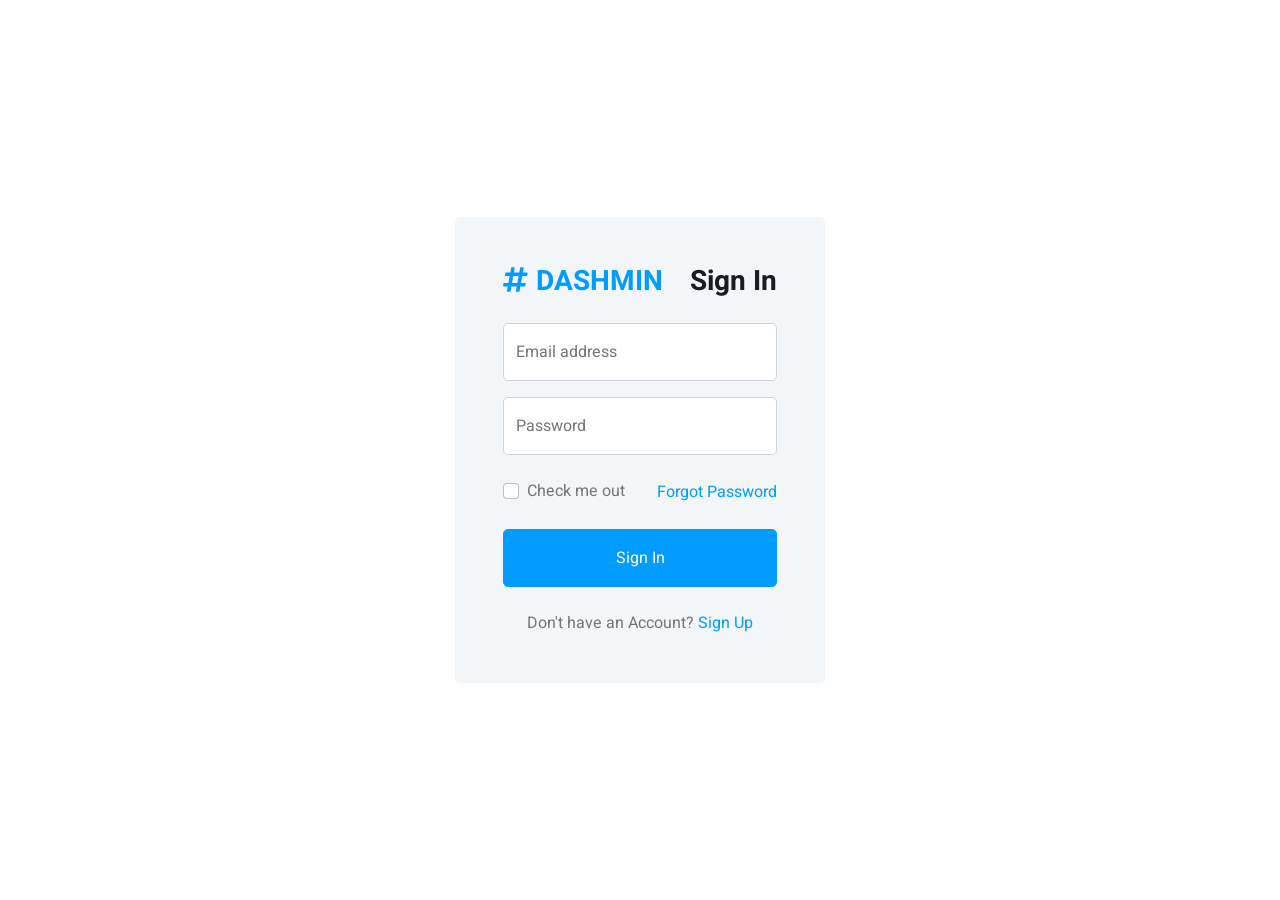
<file: pembayaran_spp/signin.html>
<!DOCTYPE html>
<html lang="en">

<head>
    <meta charset="utf-8">
    <title>DASHMIN - Bootstrap Admin Template</title>
    <meta content="width=device-width, initial-scale=1.0" name="viewport">
    <meta content="" name="keywords">
    <meta content="" name="description">

    <!-- Favicon -->
    <link href="img/favicon.ico" rel="icon">

    <!-- Google Web Fonts -->
    <link rel="preconnect" href="https://fonts.googleapis.com">
    <link rel="preconnect" href="https://fonts.gstatic.com" crossorigin>
    <link href="https://fonts.googleapis.com/css2?family=Heebo:wght@400;500;600;700&display=swap" rel="stylesheet">
    
    <!-- Icon Font Stylesheet -->
    <link href="https://cdnjs.cloudflare.com/ajax/libs/font-awesome/5.10.0/css/all.min.css" rel="stylesheet">
    <link href="https://cdn.jsdelivr.net/npm/bootstrap-icons@1.4.1/font/bootstrap-icons.css" rel="stylesheet">

    <!-- Libraries Stylesheet -->
    <link href="lib/owlcarousel/assets/owl.carousel.min.css" rel="stylesheet">
    <link href="lib/tempusdominus/css/tempusdominus-bootstrap-4.min.css" rel="stylesheet" />

    <!-- Customized Bootstrap Stylesheet -->
    <link href="css/bootstrap.min.css" rel="stylesheet">

    <!-- Template Stylesheet -->
    <link href="css/style.css" rel="stylesheet">
</head>

<body>
    <div class="container-xxl position-relative bg-white d-flex p-0">
        <!-- Spinner Start -->
        <div id="spinner" class="show bg-white position-fixed translate-middle w-100 vh-100 top-50 start-50 d-flex align-items-center justify-content-center">
            <div class="spinner-border text-primary" style="width: 3rem; height: 3rem;" role="status">
                <span class="sr-only">Loading...</span>
            </div>
        </div>
        <!-- Spinner End -->


        <!-- Sign In Start -->
        <div class="container-fluid">
            <div class="row h-100 align-items-center justify-content-center" style="min-height: 100vh;">
                <div class="col-12 col-sm-8 col-md-6 col-lg-5 col-xl-4">
                    <div class="bg-light rounded p-4 p-sm-5 my-4 mx-3">
                        <div class="d-flex align-items-center justify-content-between mb-3">
                            <a href="index.html" class="">
                                <h3 class="text-primary"><i class="fa fa-hashtag me-2"></i>DASHMIN</h3>
                            </a>
                            <h3>Sign In</h3>
                        </div>
                        <div class="form-floating mb-3">
                            <input type="email" class="form-control" id="floatingInput" placeholder="name@example.com">
                            <label for="floatingInput">Email address</label>
                        </div>
                        <div class="form-floating mb-4">
                            <input type="password" class="form-control" id="floatingPassword" placeholder="Password">
                            <label for="floatingPassword">Password</label>
                        </div>
                        <div class="d-flex align-items-center justify-content-between mb-4">
                            <div class="form-check">
                                <input type="checkbox" class="form-check-input" id="exampleCheck1">
                                <label class="form-check-label" for="exampleCheck1">Check me out</label>
                            </div>
                            <a href="">Forgot Password</a>
                        </div>
                        <button type="submit" class="btn btn-primary py-3 w-100 mb-4">Sign In</button>
                        <p class="text-center mb-0">Don't have an Account? <a href="">Sign Up</a></p>
                    </div>
                </div>
            </div>
        </div>
        <!-- Sign In End -->
    </div>

    <!-- JavaScript Libraries -->
    <script src="https://code.jquery.com/jquery-3.4.1.min.js"></script>
    <script src="https://cdn.jsdelivr.net/npm/bootstrap@5.0.0/dist/js/bootstrap.bundle.min.js"></script>
    <script src="lib/chart/chart.min.js"></script>
    <script src="lib/easing/easing.min.js"></script>
    <script src="lib/waypoints/waypoints.min.js"></script>
    <script src="lib/owlcarousel/owl.carousel.min.js"></script>
    <script src="lib/tempusdominus/js/moment.min.js"></script>
    <script src="lib/tempusdominus/js/moment-timezone.min.js"></script>
    <script src="lib/tempusdominus/js/tempusdominus-bootstrap-4.min.js"></script>

    <!-- Template Javascript -->
    <script src="js/main.js"></script>
</body>

</html>
</file>
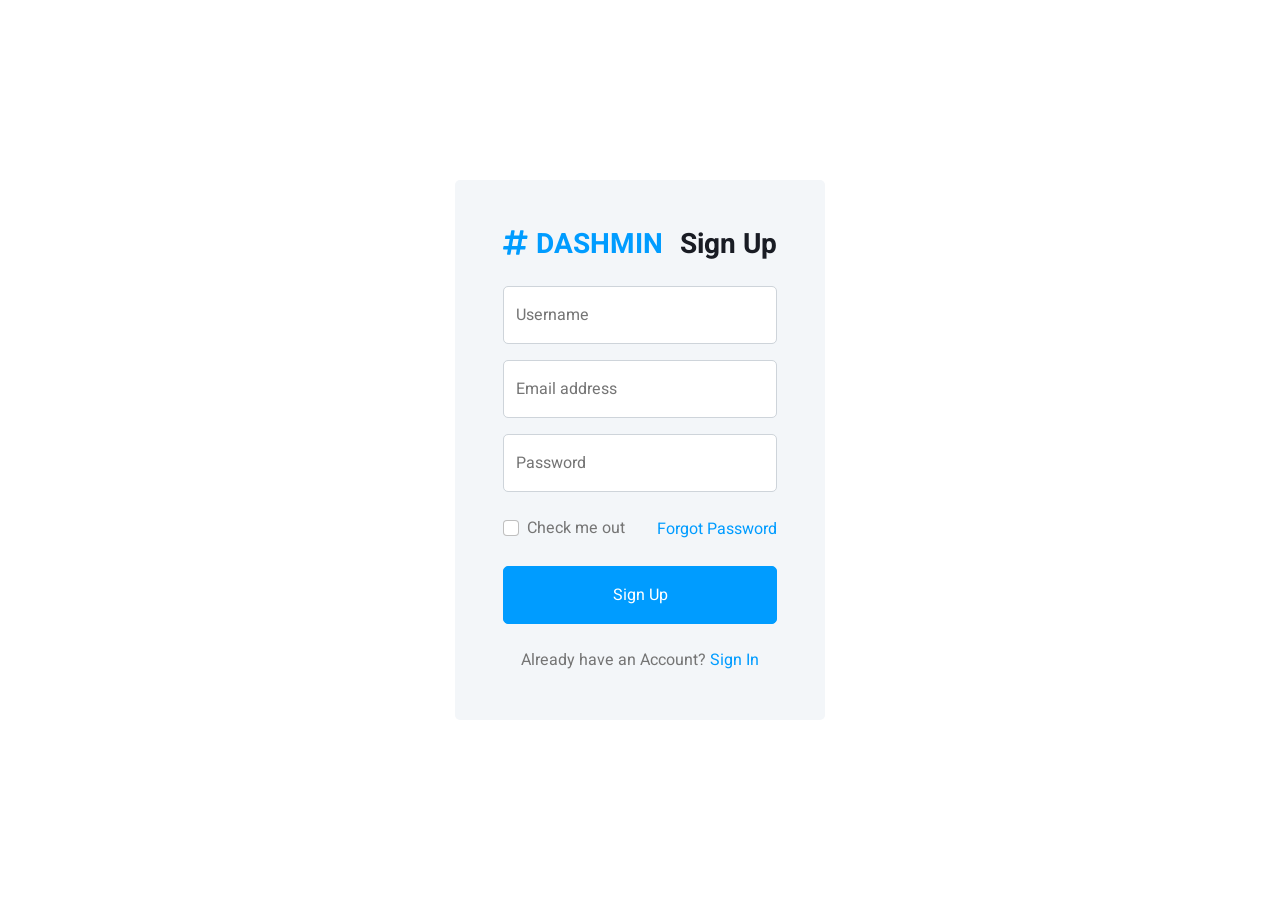
<file: pembayaran_spp/signup.html>
<!DOCTYPE html>
<html lang="en">

<head>
    <meta charset="utf-8">
    <title>DASHMIN - Bootstrap Admin Template</title>
    <meta content="width=device-width, initial-scale=1.0" name="viewport">
    <meta content="" name="keywords">
    <meta content="" name="description">

    <!-- Favicon -->
    <link href="img/favicon.ico" rel="icon">

    <!-- Google Web Fonts -->
    <link rel="preconnect" href="https://fonts.googleapis.com">
    <link rel="preconnect" href="https://fonts.gstatic.com" crossorigin>
    <link href="https://fonts.googleapis.com/css2?family=Heebo:wght@400;500;600;700&display=swap" rel="stylesheet">
    
    <!-- Icon Font Stylesheet -->
    <link href="https://cdnjs.cloudflare.com/ajax/libs/font-awesome/5.10.0/css/all.min.css" rel="stylesheet">
    <link href="https://cdn.jsdelivr.net/npm/bootstrap-icons@1.4.1/font/bootstrap-icons.css" rel="stylesheet">

    <!-- Libraries Stylesheet -->
    <link href="lib/owlcarousel/assets/owl.carousel.min.css" rel="stylesheet">
    <link href="lib/tempusdominus/css/tempusdominus-bootstrap-4.min.css" rel="stylesheet" />

    <!-- Customized Bootstrap Stylesheet -->
    <link href="css/bootstrap.min.css" rel="stylesheet">

    <!-- Template Stylesheet -->
    <link href="css/style.css" rel="stylesheet">
</head>

<body>
    <div class="container-xxl position-relative bg-white d-flex p-0">
        <!-- Spinner Start -->
        <div id="spinner" class="show bg-white position-fixed translate-middle w-100 vh-100 top-50 start-50 d-flex align-items-center justify-content-center">
            <div class="spinner-border text-primary" style="width: 3rem; height: 3rem;" role="status">
                <span class="sr-only">Loading...</span>
            </div>
        </div>
        <!-- Spinner End -->


        <!-- Sign Up Start -->
        <div class="container-fluid">
            <div class="row h-100 align-items-center justify-content-center" style="min-height: 100vh;">
                <div class="col-12 col-sm-8 col-md-6 col-lg-5 col-xl-4">
                    <div class="bg-light rounded p-4 p-sm-5 my-4 mx-3">
                        <div class="d-flex align-items-center justify-content-between mb-3">
                            <a href="index.html" class="">
                                <h3 class="text-primary"><i class="fa fa-hashtag me-2"></i>DASHMIN</h3>
                            </a>
                            <h3>Sign Up</h3>
                        </div>
                        <div class="form-floating mb-3">
                            <input type="text" class="form-control" id="floatingText" placeholder="jhondoe">
                            <label for="floatingText">Username</label>
                        </div>
                        <div class="form-floating mb-3">
                            <input type="email" class="form-control" id="floatingInput" placeholder="name@example.com">
                            <label for="floatingInput">Email address</label>
                        </div>
                        <div class="form-floating mb-4">
                            <input type="password" class="form-control" id="floatingPassword" placeholder="Password">
                            <label for="floatingPassword">Password</label>
                        </div>
                        <div class="d-flex align-items-center justify-content-between mb-4">
                            <div class="form-check">
                                <input type="checkbox" class="form-check-input" id="exampleCheck1">
                                <label class="form-check-label" for="exampleCheck1">Check me out</label>
                            </div>
                            <a href="">Forgot Password</a>
                        </div>
                        <button type="submit" class="btn btn-primary py-3 w-100 mb-4">Sign Up</button>
                        <p class="text-center mb-0">Already have an Account? <a href="">Sign In</a></p>
                    </div>
                </div>
            </div>
        </div>
        <!-- Sign Up End -->
    </div>

    <!-- JavaScript Libraries -->
    <script src="https://code.jquery.com/jquery-3.4.1.min.js"></script>
    <script src="https://cdn.jsdelivr.net/npm/bootstrap@5.0.0/dist/js/bootstrap.bundle.min.js"></script>
    <script src="lib/chart/chart.min.js"></script>
    <script src="lib/easing/easing.min.js"></script>
    <script src="lib/waypoints/waypoints.min.js"></script>
    <script src="lib/owlcarousel/owl.carousel.min.js"></script>
    <script src="lib/tempusdominus/js/moment.min.js"></script>
    <script src="lib/tempusdominus/js/moment-timezone.min.js"></script>
    <script src="lib/tempusdominus/js/tempusdominus-bootstrap-4.min.js"></script>

    <!-- Template Javascript -->
    <script src="js/main.js"></script>
</body>

</html>
</file>
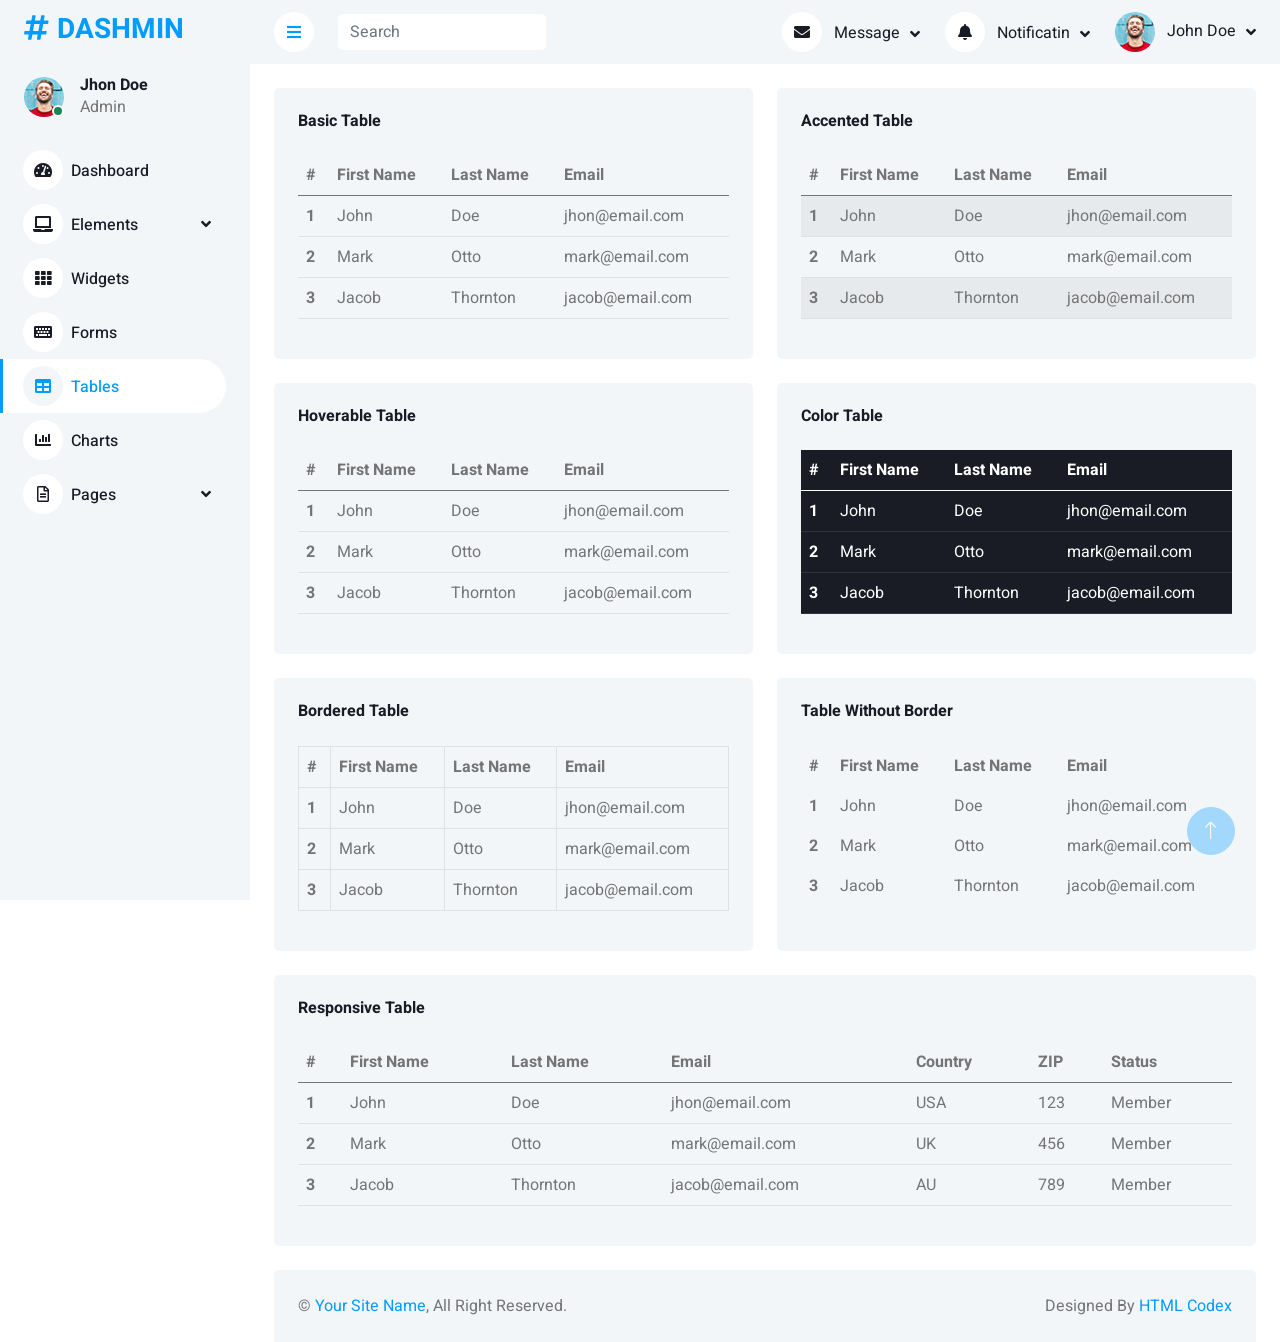
<file: pembayaran_spp/table.html>
<!DOCTYPE html>
<html lang="en">

<head>
    <meta charset="utf-8">
    <title>DASHMIN - Bootstrap Admin Template</title>
    <meta content="width=device-width, initial-scale=1.0" name="viewport">
    <meta content="" name="keywords">
    <meta content="" name="description">

    <!-- Favicon -->
    <link href="img/favicon.ico" rel="icon">

    <!-- Google Web Fonts -->
    <link rel="preconnect" href="https://fonts.googleapis.com">
    <link rel="preconnect" href="https://fonts.gstatic.com" crossorigin>
    <link href="https://fonts.googleapis.com/css2?family=Heebo:wght@400;500;600;700&display=swap" rel="stylesheet">
    
    <!-- Icon Font Stylesheet -->
    <link href="https://cdnjs.cloudflare.com/ajax/libs/font-awesome/5.10.0/css/all.min.css" rel="stylesheet">
    <link href="https://cdn.jsdelivr.net/npm/bootstrap-icons@1.4.1/font/bootstrap-icons.css" rel="stylesheet">

    <!-- Libraries Stylesheet -->
    <link href="lib/owlcarousel/assets/owl.carousel.min.css" rel="stylesheet">
    <link href="lib/tempusdominus/css/tempusdominus-bootstrap-4.min.css" rel="stylesheet" />

    <!-- Customized Bootstrap Stylesheet -->
    <link href="css/bootstrap.min.css" rel="stylesheet">

    <!-- Template Stylesheet -->
    <link href="css/style.css" rel="stylesheet">
</head>

<body>
    <div class="container-xxl position-relative bg-white d-flex p-0">
        <!-- Spinner Start -->
        <div id="spinner" class="show bg-white position-fixed translate-middle w-100 vh-100 top-50 start-50 d-flex align-items-center justify-content-center">
            <div class="spinner-border text-primary" style="width: 3rem; height: 3rem;" role="status">
                <span class="sr-only">Loading...</span>
            </div>
        </div>
        <!-- Spinner End -->


        <!-- Sidebar Start -->
        <div class="sidebar pe-4 pb-3">
            <nav class="navbar bg-light navbar-light">
                <a href="index.html" class="navbar-brand mx-4 mb-3">
                    <h3 class="text-primary"><i class="fa fa-hashtag me-2"></i>DASHMIN</h3>
                </a>
                <div class="d-flex align-items-center ms-4 mb-4">
                    <div class="position-relative">
                        <img class="rounded-circle" src="img/user.jpg" alt="" style="width: 40px; height: 40px;">
                        <div class="bg-success rounded-circle border border-2 border-white position-absolute end-0 bottom-0 p-1"></div>
                    </div>
                    <div class="ms-3">
                        <h6 class="mb-0">Jhon Doe</h6>
                        <span>Admin</span>
                    </div>
                </div>
                <div class="navbar-nav w-100">
                    <a href="index.html" class="nav-item nav-link"><i class="fa fa-tachometer-alt me-2"></i>Dashboard</a>
                    <div class="nav-item dropdown">
                        <a href="#" class="nav-link dropdown-toggle" data-bs-toggle="dropdown"><i class="fa fa-laptop me-2"></i>Elements</a>
                        <div class="dropdown-menu bg-transparent border-0">
                            <a href="button.html" class="dropdown-item">Buttons</a>
                            <a href="typography.html" class="dropdown-item">Typography</a>
                            <a href="element.html" class="dropdown-item">Other Elements</a>
                        </div>
                    </div>
                    <a href="widget.html" class="nav-item nav-link"><i class="fa fa-th me-2"></i>Widgets</a>
                    <a href="form.html" class="nav-item nav-link"><i class="fa fa-keyboard me-2"></i>Forms</a>
                    <a href="table.html" class="nav-item nav-link active"><i class="fa fa-table me-2"></i>Tables</a>
                    <a href="chart.html" class="nav-item nav-link"><i class="fa fa-chart-bar me-2"></i>Charts</a>
                    <div class="nav-item dropdown">
                        <a href="#" class="nav-link dropdown-toggle" data-bs-toggle="dropdown"><i class="far fa-file-alt me-2"></i>Pages</a>
                        <div class="dropdown-menu bg-transparent border-0">
                            <a href="signin.html" class="dropdown-item">Sign In</a>
                            <a href="signup.html" class="dropdown-item">Sign Up</a>
                            <a href="404.html" class="dropdown-item">404 Error</a>
                            <a href="blank.html" class="dropdown-item">Blank Page</a>
                        </div>
                    </div>
                </div>
            </nav>
        </div>
        <!-- Sidebar End -->


        <!-- Content Start -->
        <div class="content">
            <!-- Navbar Start -->
            <nav class="navbar navbar-expand bg-light navbar-light sticky-top px-4 py-0">
                <a href="index.html" class="navbar-brand d-flex d-lg-none me-4">
                    <h2 class="text-primary mb-0"><i class="fa fa-hashtag"></i></h2>
                </a>
                <a href="#" class="sidebar-toggler flex-shrink-0">
                    <i class="fa fa-bars"></i>
                </a>
                <form class="d-none d-md-flex ms-4">
                    <input class="form-control border-0" type="search" placeholder="Search">
                </form>
                <div class="navbar-nav align-items-center ms-auto">
                    <div class="nav-item dropdown">
                        <a href="#" class="nav-link dropdown-toggle" data-bs-toggle="dropdown">
                            <i class="fa fa-envelope me-lg-2"></i>
                            <span class="d-none d-lg-inline-flex">Message</span>
                        </a>
                        <div class="dropdown-menu dropdown-menu-end bg-light border-0 rounded-0 rounded-bottom m-0">
                            <a href="#" class="dropdown-item">
                                <div class="d-flex align-items-center">
                                    <img class="rounded-circle" src="img/user.jpg" alt="" style="width: 40px; height: 40px;">
                                    <div class="ms-2">
                                        <h6 class="fw-normal mb-0">Jhon send you a message</h6>
                                        <small>15 minutes ago</small>
                                    </div>
                                </div>
                            </a>
                            <hr class="dropdown-divider">
                            <a href="#" class="dropdown-item">
                                <div class="d-flex align-items-center">
                                    <img class="rounded-circle" src="img/user.jpg" alt="" style="width: 40px; height: 40px;">
                                    <div class="ms-2">
                                        <h6 class="fw-normal mb-0">Jhon send you a message</h6>
                                        <small>15 minutes ago</small>
                                    </div>
                                </div>
                            </a>
                            <hr class="dropdown-divider">
                            <a href="#" class="dropdown-item">
                                <div class="d-flex align-items-center">
                                    <img class="rounded-circle" src="img/user.jpg" alt="" style="width: 40px; height: 40px;">
                                    <div class="ms-2">
                                        <h6 class="fw-normal mb-0">Jhon send you a message</h6>
                                        <small>15 minutes ago</small>
                                    </div>
                                </div>
                            </a>
                            <hr class="dropdown-divider">
                            <a href="#" class="dropdown-item text-center">See all message</a>
                        </div>
                    </div>
                    <div class="nav-item dropdown">
                        <a href="#" class="nav-link dropdown-toggle" data-bs-toggle="dropdown">
                            <i class="fa fa-bell me-lg-2"></i>
                            <span class="d-none d-lg-inline-flex">Notificatin</span>
                        </a>
                        <div class="dropdown-menu dropdown-menu-end bg-light border-0 rounded-0 rounded-bottom m-0">
                            <a href="#" class="dropdown-item">
                                <h6 class="fw-normal mb-0">Profile updated</h6>
                                <small>15 minutes ago</small>
                            </a>
                            <hr class="dropdown-divider">
                            <a href="#" class="dropdown-item">
                                <h6 class="fw-normal mb-0">New user added</h6>
                                <small>15 minutes ago</small>
                            </a>
                            <hr class="dropdown-divider">
                            <a href="#" class="dropdown-item">
                                <h6 class="fw-normal mb-0">Password changed</h6>
                                <small>15 minutes ago</small>
                            </a>
                            <hr class="dropdown-divider">
                            <a href="#" class="dropdown-item text-center">See all notifications</a>
                        </div>
                    </div>
                    <div class="nav-item dropdown">
                        <a href="#" class="nav-link dropdown-toggle" data-bs-toggle="dropdown">
                            <img class="rounded-circle me-lg-2" src="img/user.jpg" alt="" style="width: 40px; height: 40px;">
                            <span class="d-none d-lg-inline-flex">John Doe</span>
                        </a>
                        <div class="dropdown-menu dropdown-menu-end bg-light border-0 rounded-0 rounded-bottom m-0">
                            <a href="#" class="dropdown-item">My Profile</a>
                            <a href="#" class="dropdown-item">Settings</a>
                            <a href="#" class="dropdown-item">Log Out</a>
                        </div>
                    </div>
                </div>
            </nav>
            <!-- Navbar End -->


            <!-- Table Start -->
            <div class="container-fluid pt-4 px-4">
                <div class="row g-4">
                    <div class="col-sm-12 col-xl-6">
                        <div class="bg-light rounded h-100 p-4">
                            <h6 class="mb-4">Basic Table</h6>
                            <table class="table">
                                <thead>
                                    <tr>
                                        <th scope="col">#</th>
                                        <th scope="col">First Name</th>
                                        <th scope="col">Last Name</th>
                                        <th scope="col">Email</th>
                                    </tr>
                                </thead>
                                <tbody>
                                    <tr>
                                        <th scope="row">1</th>
                                        <td>John</td>
                                        <td>Doe</td>
                                        <td>jhon@email.com</td>
                                    </tr>
                                    <tr>
                                        <th scope="row">2</th>
                                        <td>Mark</td>
                                        <td>Otto</td>
                                        <td>mark@email.com</td>
                                    </tr>
                                    <tr>
                                        <th scope="row">3</th>
                                        <td>Jacob</td>
                                        <td>Thornton</td>
                                        <td>jacob@email.com</td>
                                    </tr>
                                </tbody>
                            </table>
                        </div>
                    </div>
                    <div class="col-sm-12 col-xl-6">
                        <div class="bg-light rounded h-100 p-4">
                            <h6 class="mb-4">Accented Table</h6>
                            <table class="table table-striped">
                                <thead>
                                    <tr>
                                        <th scope="col">#</th>
                                        <th scope="col">First Name</th>
                                        <th scope="col">Last Name</th>
                                        <th scope="col">Email</th>
                                    </tr>
                                </thead>
                                <tbody>
                                    <tr>
                                        <th scope="row">1</th>
                                        <td>John</td>
                                        <td>Doe</td>
                                        <td>jhon@email.com</td>
                                    </tr>
                                    <tr>
                                        <th scope="row">2</th>
                                        <td>Mark</td>
                                        <td>Otto</td>
                                        <td>mark@email.com</td>
                                    </tr>
                                    <tr>
                                        <th scope="row">3</th>
                                        <td>Jacob</td>
                                        <td>Thornton</td>
                                        <td>jacob@email.com</td>
                                    </tr>
                                </tbody>
                            </table>
                        </div>
                    </div>
                    <div class="col-sm-12 col-xl-6">
                        <div class="bg-light rounded h-100 p-4">
                            <h6 class="mb-4">Hoverable Table</h6>
                            <table class="table table-hover">
                                <thead>
                                    <tr>
                                        <th scope="col">#</th>
                                        <th scope="col">First Name</th>
                                        <th scope="col">Last Name</th>
                                        <th scope="col">Email</th>
                                    </tr>
                                </thead>
                                <tbody>
                                    <tr>
                                        <th scope="row">1</th>
                                        <td>John</td>
                                        <td>Doe</td>
                                        <td>jhon@email.com</td>
                                    </tr>
                                    <tr>
                                        <th scope="row">2</th>
                                        <td>Mark</td>
                                        <td>Otto</td>
                                        <td>mark@email.com</td>
                                    </tr>
                                    <tr>
                                        <th scope="row">3</th>
                                        <td>Jacob</td>
                                        <td>Thornton</td>
                                        <td>jacob@email.com</td>
                                    </tr>
                                </tbody>
                            </table>
                        </div>
                    </div>
                    <div class="col-sm-12 col-xl-6">
                        <div class="bg-light rounded h-100 p-4">
                            <h6 class="mb-4">Color Table</h6>
                            <table class="table table-dark">
                                <thead>
                                    <tr>
                                        <th scope="col">#</th>
                                        <th scope="col">First Name</th>
                                        <th scope="col">Last Name</th>
                                        <th scope="col">Email</th>
                                    </tr>
                                </thead>
                                <tbody>
                                    <tr>
                                        <th scope="row">1</th>
                                        <td>John</td>
                                        <td>Doe</td>
                                        <td>jhon@email.com</td>
                                    </tr>
                                    <tr>
                                        <th scope="row">2</th>
                                        <td>Mark</td>
                                        <td>Otto</td>
                                        <td>mark@email.com</td>
                                    </tr>
                                    <tr>
                                        <th scope="row">3</th>
                                        <td>Jacob</td>
                                        <td>Thornton</td>
                                        <td>jacob@email.com</td>
                                    </tr>
                                </tbody>
                            </table>
                        </div>
                    </div>
                    <div class="col-sm-12 col-xl-6">
                        <div class="bg-light rounded h-100 p-4">
                            <h6 class="mb-4">Bordered Table</h6>
                            <table class="table table-bordered">
                                <thead>
                                    <tr>
                                        <th scope="col">#</th>
                                        <th scope="col">First Name</th>
                                        <th scope="col">Last Name</th>
                                        <th scope="col">Email</th>
                                    </tr>
                                </thead>
                                <tbody>
                                    <tr>
                                        <th scope="row">1</th>
                                        <td>John</td>
                                        <td>Doe</td>
                                        <td>jhon@email.com</td>
                                    </tr>
                                    <tr>
                                        <th scope="row">2</th>
                                        <td>Mark</td>
                                        <td>Otto</td>
                                        <td>mark@email.com</td>
                                    </tr>
                                    <tr>
                                        <th scope="row">3</th>
                                        <td>Jacob</td>
                                        <td>Thornton</td>
                                        <td>jacob@email.com</td>
                                    </tr>
                                </tbody>
                            </table>
                        </div>
                    </div>
                    <div class="col-sm-12 col-xl-6">
                        <div class="bg-light rounded h-100 p-4">
                            <h6 class="mb-4">Table Without Border</h6>
                            <table class="table table-borderless">
                                <thead>
                                    <tr>
                                        <th scope="col">#</th>
                                        <th scope="col">First Name</th>
                                        <th scope="col">Last Name</th>
                                        <th scope="col">Email</th>
                                    </tr>
                                </thead>
                                <tbody>
                                    <tr>
                                        <th scope="row">1</th>
                                        <td>John</td>
                                        <td>Doe</td>
                                        <td>jhon@email.com</td>
                                    </tr>
                                    <tr>
                                        <th scope="row">2</th>
                                        <td>Mark</td>
                                        <td>Otto</td>
                                        <td>mark@email.com</td>
                                    </tr>
                                    <tr>
                                        <th scope="row">3</th>
                                        <td>Jacob</td>
                                        <td>Thornton</td>
                                        <td>jacob@email.com</td>
                                    </tr>
                                </tbody>
                            </table>
                        </div>
                    </div>
                    <div class="col-12">
                        <div class="bg-light rounded h-100 p-4">
                            <h6 class="mb-4">Responsive Table</h6>
                            <div class="table-responsive">
                                <table class="table">
                                    <thead>
                                        <tr>
                                            <th scope="col">#</th>
                                            <th scope="col">First Name</th>
                                            <th scope="col">Last Name</th>
                                            <th scope="col">Email</th>
                                            <th scope="col">Country</th>
                                            <th scope="col">ZIP</th>
                                            <th scope="col">Status</th>
                                        </tr>
                                    </thead>
                                    <tbody>
                                        <tr>
                                            <th scope="row">1</th>
                                            <td>John</td>
                                            <td>Doe</td>
                                            <td>jhon@email.com</td>
                                            <td>USA</td>
                                            <td>123</td>
                                            <td>Member</td>
                                        </tr>
                                        <tr>
                                            <th scope="row">2</th>
                                            <td>Mark</td>
                                            <td>Otto</td>
                                            <td>mark@email.com</td>
                                            <td>UK</td>
                                            <td>456</td>
                                            <td>Member</td>
                                        </tr>
                                        <tr>
                                            <th scope="row">3</th>
                                            <td>Jacob</td>
                                            <td>Thornton</td>
                                            <td>jacob@email.com</td>
                                            <td>AU</td>
                                            <td>789</td>
                                            <td>Member</td>
                                        </tr>
                                    </tbody>
                                </table>
                            </div>
                        </div>
                    </div>
                </div>
            </div>
            <!-- Table End -->


            <!-- Footer Start -->
            <div class="container-fluid pt-4 px-4">
                <div class="bg-light rounded-top p-4">
                    <div class="row">
                        <div class="col-12 col-sm-6 text-center text-sm-start">
                            &copy; <a href="#">Your Site Name</a>, All Right Reserved. 
                        </div>
                        <div class="col-12 col-sm-6 text-center text-sm-end">
                            <!--/*** This template is free as long as you keep the footer author’s credit link/attribution link/backlink. If you'd like to use the template without the footer author’s credit link/attribution link/backlink, you can purchase the Credit Removal License from "https://htmlcodex.com/credit-removal". Thank you for your support. ***/-->
                            Designed By <a href="https://htmlcodex.com">HTML Codex</a>
                        </div>
                    </div>
                </div>
            </div>
            <!-- Footer End -->
        </div>
        <!-- Content End -->


        <!-- Back to Top -->
        <a href="#" class="btn btn-lg btn-primary btn-lg-square back-to-top"><i class="bi bi-arrow-up"></i></a>
    </div>

    <!-- JavaScript Libraries -->
    <script src="https://code.jquery.com/jquery-3.4.1.min.js"></script>
    <script src="https://cdn.jsdelivr.net/npm/bootstrap@5.0.0/dist/js/bootstrap.bundle.min.js"></script>
    <script src="lib/chart/chart.min.js"></script>
    <script src="lib/easing/easing.min.js"></script>
    <script src="lib/waypoints/waypoints.min.js"></script>
    <script src="lib/owlcarousel/owl.carousel.min.js"></script>
    <script src="lib/tempusdominus/js/moment.min.js"></script>
    <script src="lib/tempusdominus/js/moment-timezone.min.js"></script>
    <script src="lib/tempusdominus/js/tempusdominus-bootstrap-4.min.js"></script>

    <!-- Template Javascript -->
    <script src="js/main.js"></script>
</body>

</html>
</file>
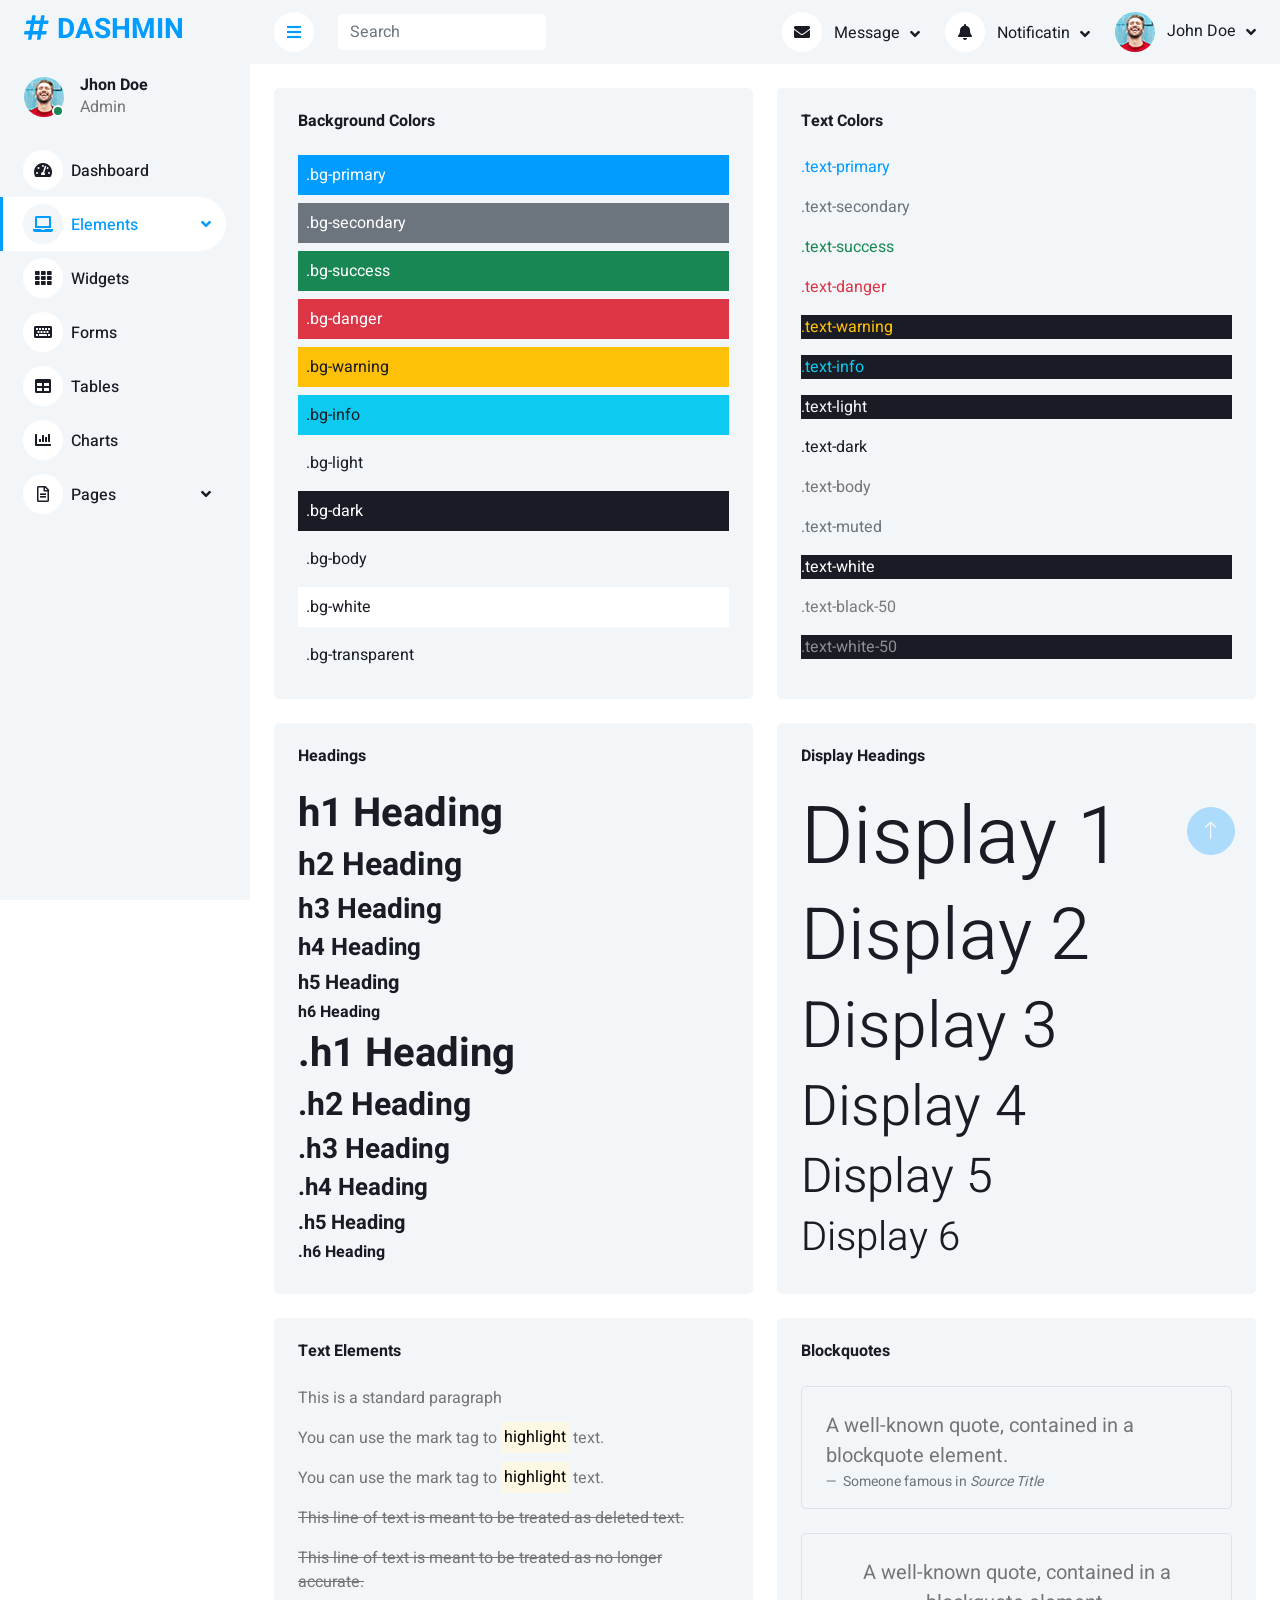
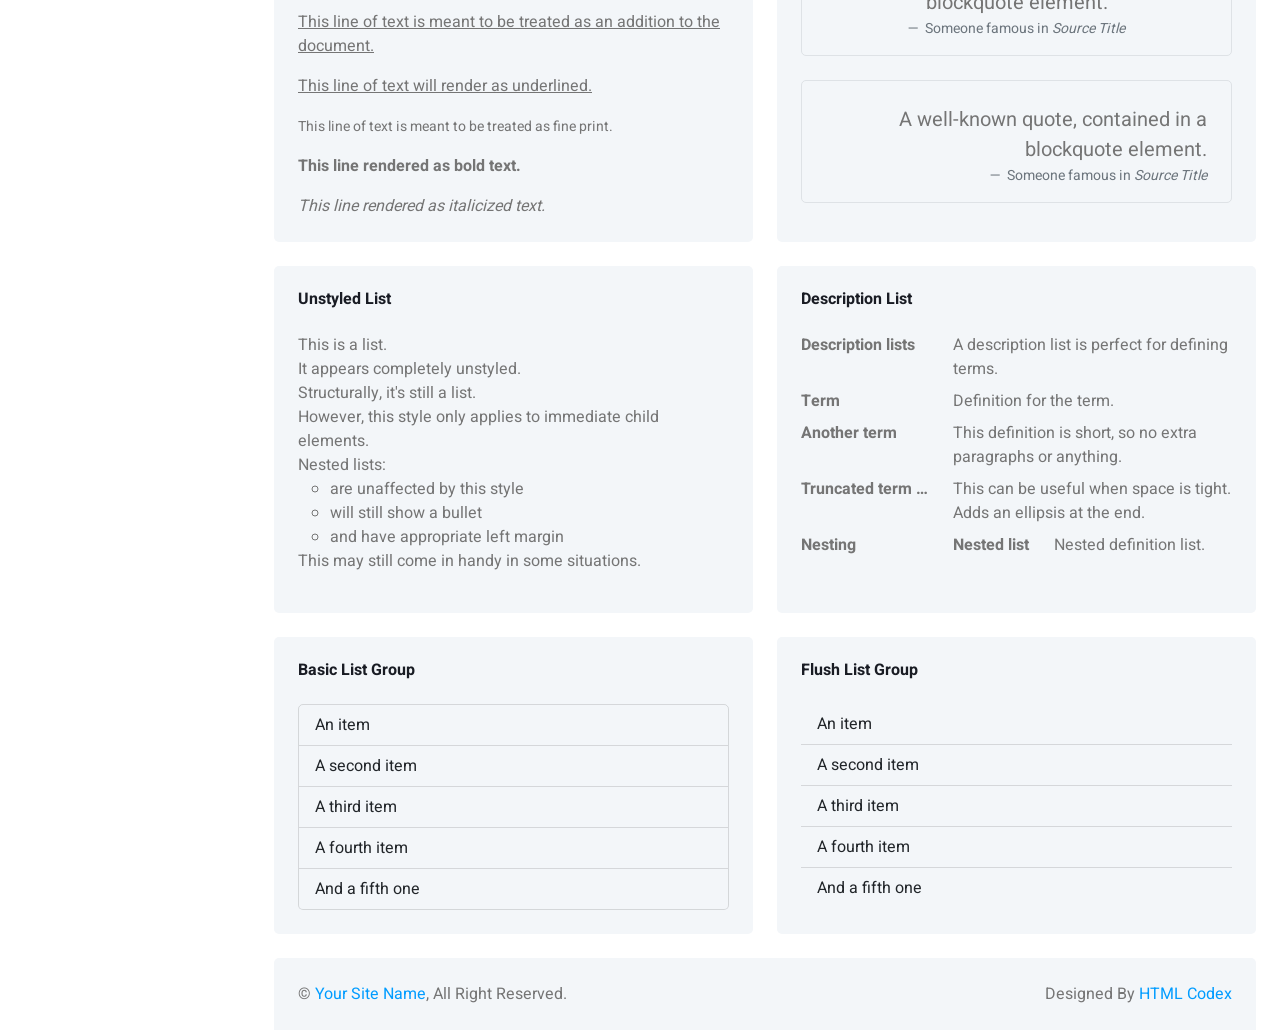
<file: pembayaran_spp/typography.html>
<!DOCTYPE html>
<html lang="en">

<head>
    <meta charset="utf-8">
    <title>DASHMIN - Bootstrap Admin Template</title>
    <meta content="width=device-width, initial-scale=1.0" name="viewport">
    <meta content="" name="keywords">
    <meta content="" name="description">

    <!-- Favicon -->
    <link href="img/favicon.ico" rel="icon">

    <!-- Google Web Fonts -->
    <link rel="preconnect" href="https://fonts.googleapis.com">
    <link rel="preconnect" href="https://fonts.gstatic.com" crossorigin>
    <link href="https://fonts.googleapis.com/css2?family=Heebo:wght@400;500;600;700&display=swap" rel="stylesheet">
    
    <!-- Icon Font Stylesheet -->
    <link href="https://cdnjs.cloudflare.com/ajax/libs/font-awesome/5.10.0/css/all.min.css" rel="stylesheet">
    <link href="https://cdn.jsdelivr.net/npm/bootstrap-icons@1.4.1/font/bootstrap-icons.css" rel="stylesheet">

    <!-- Libraries Stylesheet -->
    <link href="lib/owlcarousel/assets/owl.carousel.min.css" rel="stylesheet">
    <link href="lib/tempusdominus/css/tempusdominus-bootstrap-4.min.css" rel="stylesheet" />

    <!-- Customized Bootstrap Stylesheet -->
    <link href="css/bootstrap.min.css" rel="stylesheet">

    <!-- Template Stylesheet -->
    <link href="css/style.css" rel="stylesheet">
</head>

<body>
    <div class="container-xxl position-relative bg-white d-flex p-0">
        <!-- Spinner Start -->
        <div id="spinner" class="show bg-white position-fixed translate-middle w-100 vh-100 top-50 start-50 d-flex align-items-center justify-content-center">
            <div class="spinner-border text-primary" style="width: 3rem; height: 3rem;" role="status">
                <span class="sr-only">Loading...</span>
            </div>
        </div>
        <!-- Spinner End -->


        <!-- Sidebar Start -->
        <div class="sidebar pe-4 pb-3">
            <nav class="navbar bg-light navbar-light">
                <a href="index.html" class="navbar-brand mx-4 mb-3">
                    <h3 class="text-primary"><i class="fa fa-hashtag me-2"></i>DASHMIN</h3>
                </a>
                <div class="d-flex align-items-center ms-4 mb-4">
                    <div class="position-relative">
                        <img class="rounded-circle" src="img/user.jpg" alt="" style="width: 40px; height: 40px;">
                        <div class="bg-success rounded-circle border border-2 border-white position-absolute end-0 bottom-0 p-1"></div>
                    </div>
                    <div class="ms-3">
                        <h6 class="mb-0">Jhon Doe</h6>
                        <span>Admin</span>
                    </div>
                </div>
                <div class="navbar-nav w-100">
                    <a href="index.html" class="nav-item nav-link"><i class="fa fa-tachometer-alt me-2"></i>Dashboard</a>
                    <div class="nav-item dropdown">
                        <a href="#" class="nav-link dropdown-toggle active" data-bs-toggle="dropdown"><i class="fa fa-laptop me-2"></i>Elements</a>
                        <div class="dropdown-menu bg-transparent border-0">
                            <a href="button.html" class="dropdown-item">Buttons</a>
                            <a href="typography.html" class="dropdown-item active">Typography</a>
                            <a href="element.html" class="dropdown-item">Other Elements</a>
                        </div>
                    </div>
                    <a href="widget.html" class="nav-item nav-link"><i class="fa fa-th me-2"></i>Widgets</a>
                    <a href="form.html" class="nav-item nav-link"><i class="fa fa-keyboard me-2"></i>Forms</a>
                    <a href="table.html" class="nav-item nav-link"><i class="fa fa-table me-2"></i>Tables</a>
                    <a href="chart.html" class="nav-item nav-link"><i class="fa fa-chart-bar me-2"></i>Charts</a>
                    <div class="nav-item dropdown">
                        <a href="#" class="nav-link dropdown-toggle" data-bs-toggle="dropdown"><i class="far fa-file-alt me-2"></i>Pages</a>
                        <div class="dropdown-menu bg-transparent border-0">
                            <a href="signin.html" class="dropdown-item">Sign In</a>
                            <a href="signup.html" class="dropdown-item">Sign Up</a>
                            <a href="404.html" class="dropdown-item">404 Error</a>
                            <a href="blank.html" class="dropdown-item">Blank Page</a>
                        </div>
                    </div>
                </div>
            </nav>
        </div>
        <!-- Sidebar End -->


        <!-- Content Start -->
        <div class="content">
            <!-- Navbar Start -->
            <nav class="navbar navbar-expand bg-light navbar-light sticky-top px-4 py-0">
                <a href="index.html" class="navbar-brand d-flex d-lg-none me-4">
                    <h2 class="text-primary mb-0"><i class="fa fa-hashtag"></i></h2>
                </a>
                <a href="#" class="sidebar-toggler flex-shrink-0">
                    <i class="fa fa-bars"></i>
                </a>
                <form class="d-none d-md-flex ms-4">
                    <input class="form-control border-0" type="search" placeholder="Search">
                </form>
                <div class="navbar-nav align-items-center ms-auto">
                    <div class="nav-item dropdown">
                        <a href="#" class="nav-link dropdown-toggle" data-bs-toggle="dropdown">
                            <i class="fa fa-envelope me-lg-2"></i>
                            <span class="d-none d-lg-inline-flex">Message</span>
                        </a>
                        <div class="dropdown-menu dropdown-menu-end bg-light border-0 rounded-0 rounded-bottom m-0">
                            <a href="#" class="dropdown-item">
                                <div class="d-flex align-items-center">
                                    <img class="rounded-circle" src="img/user.jpg" alt="" style="width: 40px; height: 40px;">
                                    <div class="ms-2">
                                        <h6 class="fw-normal mb-0">Jhon send you a message</h6>
                                        <small>15 minutes ago</small>
                                    </div>
                                </div>
                            </a>
                            <hr class="dropdown-divider">
                            <a href="#" class="dropdown-item">
                                <div class="d-flex align-items-center">
                                    <img class="rounded-circle" src="img/user.jpg" alt="" style="width: 40px; height: 40px;">
                                    <div class="ms-2">
                                        <h6 class="fw-normal mb-0">Jhon send you a message</h6>
                                        <small>15 minutes ago</small>
                                    </div>
                                </div>
                            </a>
                            <hr class="dropdown-divider">
                            <a href="#" class="dropdown-item">
                                <div class="d-flex align-items-center">
                                    <img class="rounded-circle" src="img/user.jpg" alt="" style="width: 40px; height: 40px;">
                                    <div class="ms-2">
                                        <h6 class="fw-normal mb-0">Jhon send you a message</h6>
                                        <small>15 minutes ago</small>
                                    </div>
                                </div>
                            </a>
                            <hr class="dropdown-divider">
                            <a href="#" class="dropdown-item text-center">See all message</a>
                        </div>
                    </div>
                    <div class="nav-item dropdown">
                        <a href="#" class="nav-link dropdown-toggle" data-bs-toggle="dropdown">
                            <i class="fa fa-bell me-lg-2"></i>
                            <span class="d-none d-lg-inline-flex">Notificatin</span>
                        </a>
                        <div class="dropdown-menu dropdown-menu-end bg-light border-0 rounded-0 rounded-bottom m-0">
                            <a href="#" class="dropdown-item">
                                <h6 class="fw-normal mb-0">Profile updated</h6>
                                <small>15 minutes ago</small>
                            </a>
                            <hr class="dropdown-divider">
                            <a href="#" class="dropdown-item">
                                <h6 class="fw-normal mb-0">New user added</h6>
                                <small>15 minutes ago</small>
                            </a>
                            <hr class="dropdown-divider">
                            <a href="#" class="dropdown-item">
                                <h6 class="fw-normal mb-0">Password changed</h6>
                                <small>15 minutes ago</small>
                            </a>
                            <hr class="dropdown-divider">
                            <a href="#" class="dropdown-item text-center">See all notifications</a>
                        </div>
                    </div>
                    <div class="nav-item dropdown">
                        <a href="#" class="nav-link dropdown-toggle" data-bs-toggle="dropdown">
                            <img class="rounded-circle me-lg-2" src="img/user.jpg" alt="" style="width: 40px; height: 40px;">
                            <span class="d-none d-lg-inline-flex">John Doe</span>
                        </a>
                        <div class="dropdown-menu dropdown-menu-end bg-light border-0 rounded-0 rounded-bottom m-0">
                            <a href="#" class="dropdown-item">My Profile</a>
                            <a href="#" class="dropdown-item">Settings</a>
                            <a href="#" class="dropdown-item">Log Out</a>
                        </div>
                    </div>
                </div>
            </nav>
            <!-- Navbar End -->


            <!-- Typography Start -->
            <div class="container-fluid pt-4 px-4">
                <div class="row g-4">
                    <div class="col-sm-12 col-xl-6">
                        <div class="bg-light rounded h-100 p-4">
                            <h6 class="mb-4">Background Colors</h6>
                            <div class="p-2 mb-2 bg-primary text-white">.bg-primary</div>
                            <div class="p-2 mb-2 bg-secondary text-white">.bg-secondary</div>
                            <div class="p-2 mb-2 bg-success text-white">.bg-success</div>
                            <div class="p-2 mb-2 bg-danger text-white">.bg-danger</div>
                            <div class="p-2 mb-2 bg-warning text-dark">.bg-warning</div>
                            <div class="p-2 mb-2 bg-info text-dark">.bg-info</div>
                            <div class="p-2 mb-2 bg-light text-dark">.bg-light</div>
                            <div class="p-2 mb-2 bg-dark text-white">.bg-dark</div>
                            <div class="p-2 mb-2 bg-body text-dark">.bg-body</div>
                            <div class="p-2 mb-2 bg-white text-dark">.bg-white</div>
                            <div class="p-2 mb-0 bg-transparent text-dark">.bg-transparent</div>
                        </div>
                    </div>
                    <div class="col-sm-12 col-xl-6">
                        <div class="bg-light rounded h-100 p-4">
                            <h6 class="mb-4">Text Colors</h6>
                            <p class="text-primary">.text-primary</p>
                            <p class="text-secondary">.text-secondary</p>
                            <p class="text-success">.text-success</p>
                            <p class="text-danger">.text-danger</p>
                            <p class="text-warning bg-dark">.text-warning</p>
                            <p class="text-info bg-dark">.text-info</p>
                            <p class="text-light bg-dark">.text-light</p>
                            <p class="text-dark">.text-dark</p>
                            <p class="text-body">.text-body</p>
                            <p class="text-muted">.text-muted</p>
                            <p class="text-white bg-dark">.text-white</p>
                            <p class="text-black-50">.text-black-50</p>
                            <p class="text-white-50 bg-dark mb-0">.text-white-50</p>
                        </div>
                    </div>
                    <div class="col-sm-12 col-xl-6">
                        <div class="bg-light rounded h-100 p-4">
                            <h6 class="mb-4">Headings</h6>
                            <h1>h1 Heading</h1>
                            <h2>h2 Heading</h2>
                            <h3>h3 Heading</h3>
                            <h4>h4 Heading</h4>
                            <h5>h5 Heading</h5>
                            <h6>h6 Heading</h6>
                            <p class="h1">.h1 Heading</p>
                            <p class="h2">.h2 Heading</p>
                            <p class="h3">.h3 Heading</p>
                            <p class="h4">.h4 Heading</p>
                            <p class="h5">.h5 Heading</p>
                            <p class="h6">.h6 Heading</p>
                        </div>
                    </div>
                    <div class="col-sm-12 col-xl-6">
                        <div class="bg-light rounded h-100 p-4">
                            <h6 class="mb-4">Display Headings</h6>
                            <h1 class="display-1">Display 1</h1>
                            <h1 class="display-2">Display 2</h1>
                            <h1 class="display-3">Display 3</h1>
                            <h1 class="display-4">Display 4</h1>
                            <h1 class="display-5">Display 5</h1>
                            <h1 class="display-6 mb-0">Display 6</h1>
                        </div>
                    </div>
                    <div class="col-sm-12 col-xl-6">
                        <div class="bg-light rounded h-100 p-4">
                            <h6 class="mb-4">Text Elements</h6>
                            <p>This is a standard paragraph</p>
                            <p>You can use the mark tag to <mark>highlight</mark> text.</p>
                            <p>You can use the mark tag to <mark>highlight</mark> text.</p>
                            <p><del>This line of text is meant to be treated as deleted text.</del></p>
                            <p><s>This line of text is meant to be treated as no longer accurate.</s></p>
                            <p><ins>This line of text is meant to be treated as an addition to the document.</ins></p>
                            <p><u>This line of text will render as underlined.</u></p>
                            <p><small>This line of text is meant to be treated as fine print.</small></p>
                            <p><strong>This line rendered as bold text.</strong></p>
                            <p class="mb-0"><em>This line rendered as italicized text.</em></p>
                        </div>
                    </div>
                    <div class="col-sm-12 col-xl-6">
                        <div class="bg-light rounded h-100 p-4">
                            <h6 class="mb-4">Blockquotes</h6>
                            <div class="border rounded p-4 pb-0 mb-4">
                                <figure>
                                    <blockquote class="blockquote">
                                        <p>A well-known quote, contained in a blockquote element.</p>
                                    </blockquote>
                                    <figcaption class="blockquote-footer">
                                        Someone famous in <cite title="Source Title">Source Title</cite>
                                    </figcaption>
                                </figure>
                            </div>
                            <div class="border rounded p-4 pb-0 mb-4">
                                <figure class="text-center">
                                    <blockquote class="blockquote">
                                        <p>A well-known quote, contained in a blockquote element.</p>
                                    </blockquote>
                                    <figcaption class="blockquote-footer">
                                        Someone famous in <cite title="Source Title">Source Title</cite>
                                    </figcaption>
                                </figure>
                            </div>
                            <div class="border rounded p-4 pb-0 mb-0">
                                <figure class="text-end">
                                    <blockquote class="blockquote">
                                        <p>A well-known quote, contained in a blockquote element.</p>
                                    </blockquote>
                                    <figcaption class="blockquote-footer">
                                        Someone famous in <cite title="Source Title">Source Title</cite>
                                    </figcaption>
                                </figure>
                            </div>
                        </div>
                    </div>
                    <div class="col-sm-12 col-xl-6">
                        <div class="bg-light rounded h-100 p-4">
                            <h6 class="mb-4">Unstyled List</h6>
                            <ul class="list-unstyled mb-0">
                                <li>This is a list.</li>
                                <li>It appears completely unstyled.</li>
                                <li>Structurally, it's still a list.</li>
                                <li>However, this style only applies to immediate child elements.</li>
                                <li>Nested lists:
                                    <ul>
                                        <li>are unaffected by this style</li>
                                        <li>will still show a bullet</li>
                                        <li>and have appropriate left margin</li>
                                    </ul>
                                </li>
                                <li>This may still come in handy in some situations.</li>
                            </ul>
                        </div>
                    </div>
                    <div class="col-sm-12 col-xl-6">
                        <div class="bg-light rounded h-100 p-4">
                            <h6 class="mb-4">Description List</h6>
                            <dl class="row mb-0">
                                <dt class="col-sm-4">Description lists</dt>
                                <dd class="col-sm-8">A description list is perfect for defining terms.</dd>

                                <dt class="col-sm-4">Term</dt>
                                <dd class="col-sm-8">Definition for the term.</dd>

                                <dt class="col-sm-4">Another term</dt>
                                <dd class="col-sm-8">This definition is short, so no extra paragraphs or anything.</dd>

                                <dt class="col-sm-4 text-truncate">Truncated term is truncated</dt>
                                <dd class="col-sm-8">This can be useful when space is tight. Adds an ellipsis at the
                                    end.</dd>

                                <dt class="col-sm-4">Nesting</dt>
                                <dd class="col-sm-8">
                                    <dl class="row">
                                        <dt class="col-sm-4">Nested list</dt>
                                        <dd class="col-sm-8">Nested definition list.</dd>
                                    </dl>
                                </dd>
                            </dl>
                        </div>
                    </div>
                    <div class="col-sm-12 col-xl-6">
                        <div class="bg-light rounded h-100 p-4">
                            <h6 class="mb-4">Basic List Group</h6>
                            <ul class="list-group">
                                <li class="list-group-item bg-transparent">An item</li>
                                <li class="list-group-item bg-transparent">A second item</li>
                                <li class="list-group-item bg-transparent">A third item</li>
                                <li class="list-group-item bg-transparent">A fourth item</li>
                                <li class="list-group-item bg-transparent">And a fifth one</li>
                            </ul>
                        </div>
                    </div>
                    <div class="col-sm-12 col-xl-6">
                        <div class="bg-light rounded h-100 p-4">
                            <h6 class="mb-4">Flush List Group</h6>
                            <ul class="list-group list-group-flush">
                                <li class="list-group-item bg-transparent">An item</li>
                                <li class="list-group-item bg-transparent">A second item</li>
                                <li class="list-group-item bg-transparent">A third item</li>
                                <li class="list-group-item bg-transparent">A fourth item</li>
                                <li class="list-group-item bg-transparent">And a fifth one</li>
                            </ul>
                        </div>
                    </div>
                </div>
            </div>
            <!-- Typography End -->


            <!-- Footer Start -->
            <div class="container-fluid pt-4 px-4">
                <div class="bg-light rounded-top p-4">
                    <div class="row">
                        <div class="col-12 col-sm-6 text-center text-sm-start">
                            &copy; <a href="#">Your Site Name</a>, All Right Reserved. 
                        </div>
                        <div class="col-12 col-sm-6 text-center text-sm-end">
                            <!--/*** This template is free as long as you keep the footer author’s credit link/attribution link/backlink. If you'd like to use the template without the footer author’s credit link/attribution link/backlink, you can purchase the Credit Removal License from "https://htmlcodex.com/credit-removal". Thank you for your support. ***/-->
                            Designed By <a href="https://htmlcodex.com">HTML Codex</a>
                        </div>
                    </div>
                </div>
            </div>
            <!-- Footer End -->
        </div>
        <!-- Content End -->


        <!-- Back to Top -->
        <a href="#" class="btn btn-lg btn-primary btn-lg-square back-to-top"><i class="bi bi-arrow-up"></i></a>
    </div>

    <!-- JavaScript Libraries -->
    <script src="https://code.jquery.com/jquery-3.4.1.min.js"></script>
    <script src="https://cdn.jsdelivr.net/npm/bootstrap@5.0.0/dist/js/bootstrap.bundle.min.js"></script>
    <script src="lib/chart/chart.min.js"></script>
    <script src="lib/easing/easing.min.js"></script>
    <script src="lib/waypoints/waypoints.min.js"></script>
    <script src="lib/owlcarousel/owl.carousel.min.js"></script>
    <script src="lib/tempusdominus/js/moment.min.js"></script>
    <script src="lib/tempusdominus/js/moment-timezone.min.js"></script>
    <script src="lib/tempusdominus/js/tempusdominus-bootstrap-4.min.js"></script>

    <!-- Template Javascript -->
    <script src="js/main.js"></script>
</body>

</html>
</file>
<file: sistem_sekolah/loginsmk/assets/style.css>
body {
    margin: 0;
    padding: 0;
    background: url(img/home.jpg) ;
    background-size: cover;
    background-position: center;
    background-repeat: no-repeat;
    background-attachment: fixed;
    font-family: sans-serif;
  }
  .login {
    position: fixed;
    top: 50%;
    left: 40%;
    transform: translate(-30%, -50%);
    background: rgba(233, 230, 230, 0.707);
    padding: 60px;
    width: 270px;
    box-shadow: 0px 0px 25px 10px rgb(106, 104, 104);
    border-radius: 15px;
  }
  .avatar {
    font-size: 30px ;
    background: #ffffffc2;
    width: 100px;
    height: 100px;
    line-height: 100px;
    position: fixed;
    left: 50%;
    top: 11%;
    transform: translate(-50%, -50%);
    text-align: center;
    border-radius: 50%;
  }
  .login h2 {
    text-align: center;
    color: rgb(0, 0, 0);
    font-size: 30px;
    font-family: sans-serif;
    letter-spacing: 1px;
    padding-top: 25%;
    margin-top: -20px;
  }
  .login h3 {
    text-align: center;
    color: rgb(9, 6, 6);
    font-size: 14px;
    font-family: sans-serif;
    letter-spacing: 1px;
    padding-top: 0;
    margin-top: -20px;
  }
  .login p {
    text-align: center;
    color: rgb(86, 84, 84);
    font-size: 16px;
    font-family: sans-serif;
    letter-spacing: 0,5px;
    padding-top: 5%;
    margin-top: -20px;
  }
  .box-login {
    display: flex;
    justify-content:space-between;
    margin: 10px;
    border-bottom: 2px solid rgb(195, 195, 193);
    padding: 8px 0;
  }
  .box-login i {
    font-size: 23px;
    color: rgb(0, 0, 0);
    padding: 5px 0;
  }
  .box-login input {
    width: 85%;
    padding: 5px 0;
    background: none;
    border: none;
    outline: none;
    color: rgb(239, 15, 15);
    font-size: 18px;
  }
  .box-login input::placeholder {
    color: rgb(25, 23, 23);
  }
  .btn-login
  .box-login input:hover{
    background: rgba(10, 10, 10,s 0.5);
  }
  .btn-login {
    margin-left: 10px;
    margin-bottom: 20px;
    background-color: rgba(19, 161, 3, 0.992); 
    border: 1px solid rgb(255, 255, 255);
    width: 92.5%;
    padding: 15px;
    color: rgb(251, 251, 251);
    font-size: 18px;
    letter-spacing: 1px;
    cursor: pointer;
    border-radius: 10px; 
    font-size: 12px;
    font-weight: bold;
  }
  .btn-login:hover{
    background: rgb(8, 149, 3);
  }
  .bottom {
    margin-left: 30px;
    margin-right: 30px;
    display: flex;
    justify-content: space-between;
  }
  .bottom a {
    color: rgb(0, 0, 0);
    font-size: 14px;
    text-decoration: none;
  }
  .bottom a:hover {
  text-decoration: underline;
  }
</file>
<file: pembayaran_spp/css/style.css>
/********** Template CSS **********/
:root {
    --primary: #009CFF;
    --light: #F3F6F9;
    --dark: #191C24;
}

.back-to-top {
    position: fixed;
    display: none;
    right: 45px;
    bottom: 45px;
    z-index: 99;
}


/*** Spinner ***/
#spinner {
    opacity: 0;
    visibility: hidden;
    transition: opacity .5s ease-out, visibility 0s linear .5s;
    z-index: 99999;
}

#spinner.show {
    transition: opacity .5s ease-out, visibility 0s linear 0s;
    visibility: visible;
    opacity: 1;
}


/*** Button ***/
.btn {
    transition: .5s;
}

.btn.btn-primary {
    color: #FFFFFF;
}

.btn-square {
    width: 38px;
    height: 38px;
}

.btn-sm-square {
    width: 32px;
    height: 32px;
}

.btn-lg-square {
    width: 48px;
    height: 48px;
}

.btn-square,
.btn-sm-square,
.btn-lg-square {
    padding: 0;
    display: inline-flex;
    align-items: center;
    justify-content: center;
    font-weight: normal;
    border-radius: 50px;
}


/*** Layout ***/
.sidebar {
    position: fixed;
    top: 0;
    left: 0;
    bottom: 0;
    width: 250px;
    height: 100vh;
    overflow-y: auto;
    background: var(--light);
    transition: 0.5s;
    z-index: 999;
}

.content {
    margin-left: 250px;
    min-height: 100vh;
    background: #FFFFFF;
    transition: 0.5s;
}

@media (min-width: 992px) {
    .sidebar {
        margin-left: 0;
    }

    .sidebar.open {
        margin-left: -250px;
    }

    .content {
        width: calc(100% - 250px);
    }

    .content.open {
        width: 100%;
        margin-left: 0;
    }
}

@media (max-width: 991.98px) {
    .sidebar {
        margin-left: -250px;
    }

    .sidebar.open {
        margin-left: 0;
    }

    .content {
        width: 100%;
        margin-left: 0;
    }
}


/*** Navbar ***/
.sidebar .navbar .navbar-nav .nav-link {
    padding: 7px 20px;
    color: var(--dark);
    font-weight: 500;
    border-left: 3px solid var(--light);
    border-radius: 0 30px 30px 0;
    outline: none;
}

.sidebar .navbar .navbar-nav .nav-link:hover,
.sidebar .navbar .navbar-nav .nav-link.active {
    color: var(--primary);
    background: #FFFFFF;
    border-color: var(--primary);
}

.sidebar .navbar .navbar-nav .nav-link i {
    width: 40px;
    height: 40px;
    display: inline-flex;
    align-items: center;
    justify-content: center;
    background: #FFFFFF;
    border-radius: 40px;
}

.sidebar .navbar .navbar-nav .nav-link:hover i,
.sidebar .navbar .navbar-nav .nav-link.active i {
    background: var(--light);
}

.sidebar .navbar .dropdown-toggle::after {
    position: absolute;
    top: 15px;
    right: 15px;
    border: none;
    content: "\f107";
    font-family: "Font Awesome 5 Free";
    font-weight: 900;
    transition: .5s;
}

.sidebar .navbar .dropdown-toggle[aria-expanded=true]::after {
    transform: rotate(-180deg);
}

.sidebar .navbar .dropdown-item {
    padding-left: 25px;
    border-radius: 0 30px 30px 0;
}

.content .navbar .navbar-nav .nav-link {
    margin-left: 25px;
    padding: 12px 0;
    color: var(--dark);
    outline: none;
}

.content .navbar .navbar-nav .nav-link:hover,
.content .navbar .navbar-nav .nav-link.active {
    color: var(--primary);
}

.content .navbar .sidebar-toggler,
.content .navbar .navbar-nav .nav-link i {
    width: 40px;
    height: 40px;
    display: inline-flex;
    align-items: center;
    justify-content: center;
    background: #FFFFFF;
    border-radius: 40px;
}

.content .navbar .dropdown-toggle::after {
    margin-left: 6px;
    vertical-align: middle;
    border: none;
    content: "\f107";
    font-family: "Font Awesome 5 Free";
    font-weight: 900;
    transition: .5s;
}

.content .navbar .dropdown-toggle[aria-expanded=true]::after {
    transform: rotate(-180deg);
}

@media (max-width: 575.98px) {
    .content .navbar .navbar-nav .nav-link {
        margin-left: 15px;
    }
}


/*** Date Picker ***/
.bootstrap-datetimepicker-widget.bottom {
    top: auto !important;
}

.bootstrap-datetimepicker-widget .table * {
    border-bottom-width: 0px;
}

.bootstrap-datetimepicker-widget .table th {
    font-weight: 500;
}

.bootstrap-datetimepicker-widget.dropdown-menu {
    padding: 10px;
    border-radius: 2px;
}

.bootstrap-datetimepicker-widget table td.active,
.bootstrap-datetimepicker-widget table td.active:hover {
    background: var(--primary);
}

.bootstrap-datetimepicker-widget table td.today::before {
    border-bottom-color: var(--primary);
}


/*** Testimonial ***/
.progress .progress-bar {
    width: 0px;
    transition: 2s;
}


/*** Testimonial ***/
.testimonial-carousel .owl-dots {
    margin-top: 24px;
    display: flex;
    align-items: flex-end;
    justify-content: center;
}

.testimonial-carousel .owl-dot {
    position: relative;
    display: inline-block;
    margin: 0 5px;
    width: 15px;
    height: 15px;
    border: 5px solid var(--primary);
    border-radius: 15px;
    transition: .5s;
}

.testimonial-carousel .owl-dot.active {
    background: var(--dark);
    border-color: var(--primary);
}
</file>
